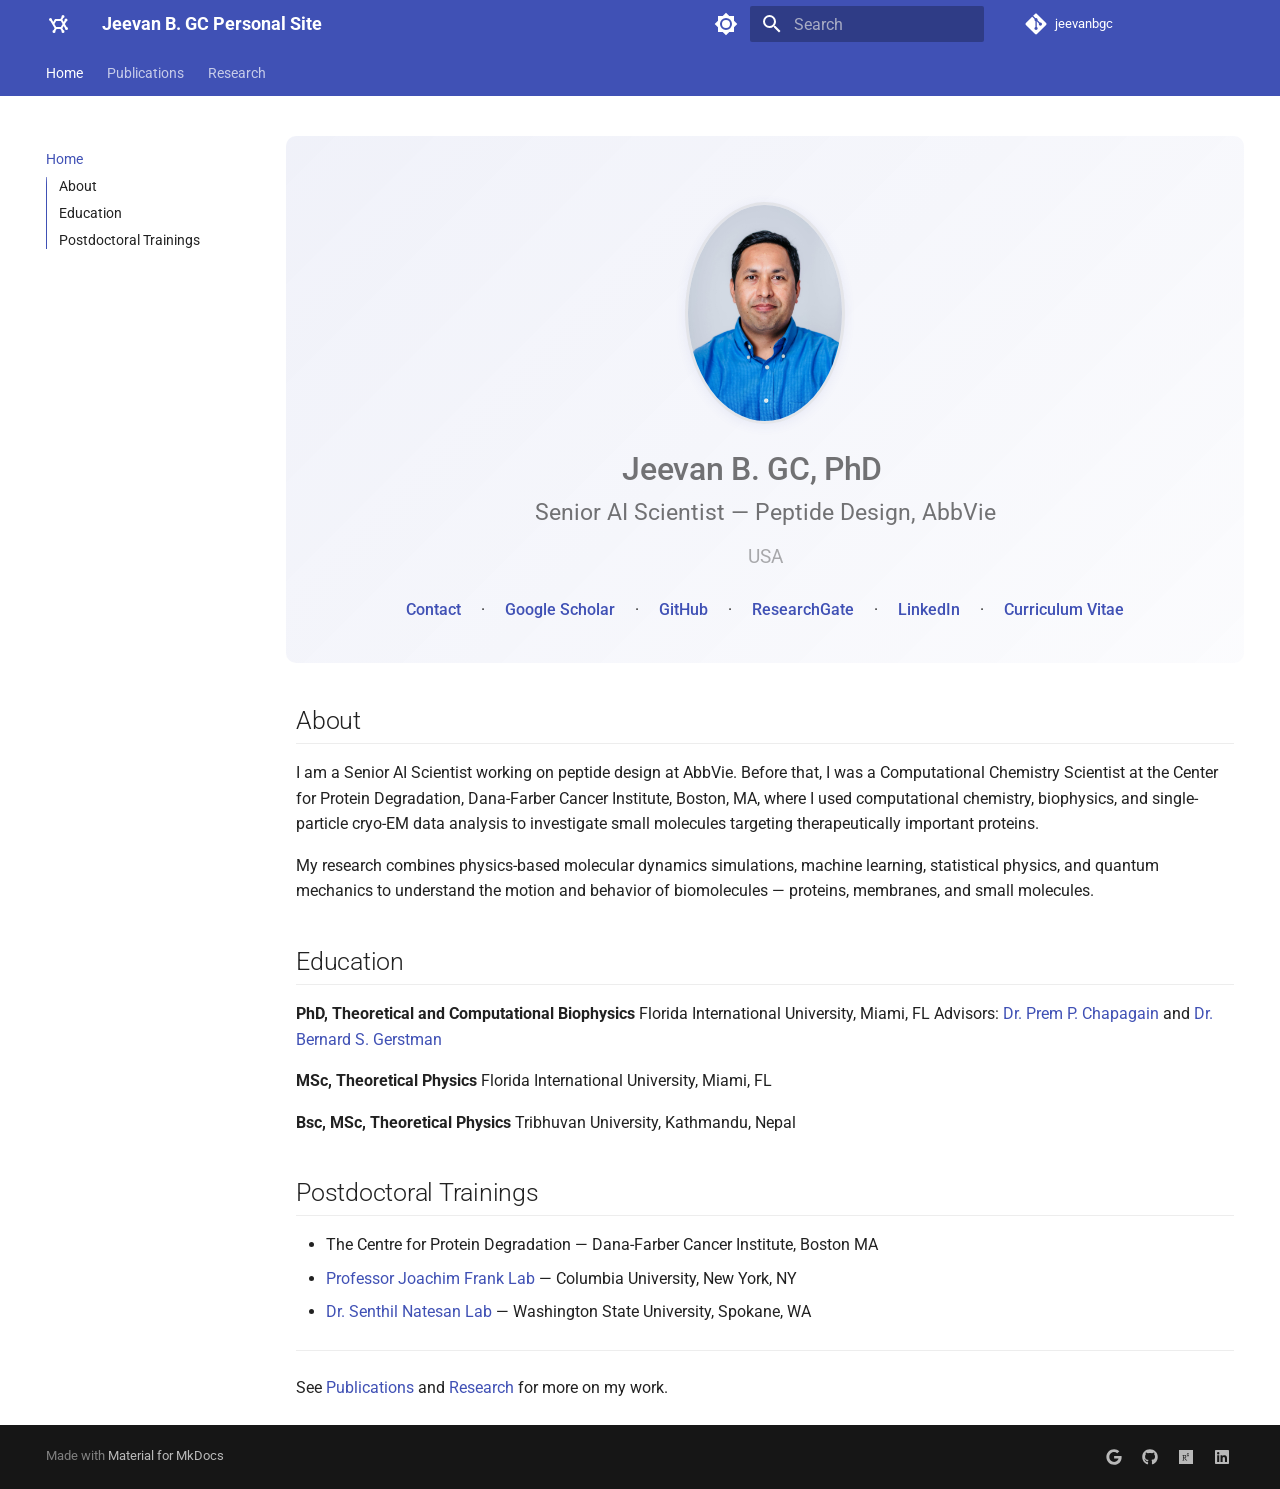
<file: index.html>
<!doctype html>
<html lang="en" class="no-js">
  <head>
    
      <meta charset="utf-8">
      <meta name="viewport" content="width=device-width,initial-scale=1">
      
        <meta name="description" content="Personal site of Jeevan B. GC — Senior AI Scientist, Peptide Design">
      
      
        <meta name="author" content="Jeevan B. GC">
      
      
        <link rel="canonical" href="https://github.com/jeevanbgc/">
      
      
      
        <link rel="next" href="publications/">
      
      
        
      
      
      <link rel="icon" href="assets/images/favicon.png">
      <meta name="generator" content="mkdocs-1.6.1, mkdocs-material-9.7.6">
    
    
      
        <title>Jeevan B. GC Personal Site</title>
      
    
    
      <link rel="stylesheet" href="assets/stylesheets/main.484c7ddc.min.css">
      
        
        <link rel="stylesheet" href="assets/stylesheets/palette.ab4e12ef.min.css">
      
      


    
    
      
    
    
      
        
        
        <link rel="preconnect" href="https://fonts.gstatic.com" crossorigin>
        <link rel="stylesheet" href="https://fonts.googleapis.com/css?family=Roboto:300,300i,400,400i,700,700i%7CRoboto+Mono:400,400i,700,700i&display=fallback">
        <style>:root{--md-text-font:"Roboto";--md-code-font:"Roboto Mono"}</style>
      
    
    
      <link rel="stylesheet" href="stylesheets/extra.css">
    
    <script>__md_scope=new URL(".",location),__md_hash=e=>[...e].reduce(((e,_)=>(e<<5)-e+_.charCodeAt(0)),0),__md_get=(e,_=localStorage,t=__md_scope)=>JSON.parse(_.getItem(t.pathname+"."+e)),__md_set=(e,_,t=localStorage,a=__md_scope)=>{try{t.setItem(a.pathname+"."+e,JSON.stringify(_))}catch(e){}}</script>
    
      

    
    
  </head>
  
  
    
    
      
    
    
    
    
    <body dir="ltr" data-md-color-scheme="default" data-md-color-primary="indigo" data-md-color-accent="indigo">
  
    
    <input class="md-toggle" data-md-toggle="drawer" type="checkbox" id="__drawer" autocomplete="off">
    <input class="md-toggle" data-md-toggle="search" type="checkbox" id="__search" autocomplete="off">
    <label class="md-overlay" for="__drawer"></label>
    <div data-md-component="skip">
      
        
        <a href="#jeevan-b-gc-phd" class="md-skip">
          Skip to content
        </a>
      
    </div>
    <div data-md-component="announce">
      
    </div>
    
    
      

<header class="md-header" data-md-component="header">
  <nav class="md-header__inner md-grid" aria-label="Header">
    <a href="." title="Jeevan B. GC Personal Site" class="md-header__button md-logo" aria-label="Jeevan B. GC Personal Site" data-md-component="logo">
      
  
  <svg xmlns="http://www.w3.org/2000/svg" viewBox="0 0 24 24"><path d="M7.27 10 9 7h5.42l1.16-2-.08-.5A1.5 1.5 0 0 1 17 3a1.5 1.5 0 0 1 1.5 1.5c0 .71-.5 1.31-1.17 1.46l-.96 1.67L17.73 10l.86-1.5-.09-.5A1.5 1.5 0 0 1 20 6.5 1.5 1.5 0 0 1 21.5 8c0 .71-.5 1.3-1.15 1.46L18.89 12l1.73 3c.77.07 1.38.71 1.38 1.5a1.5 1.5 0 0 1-1.5 1.5 1.5 1.5 0 0 1-1.5-1.5v-.26L17.73 14l-1.36 2.37.96 1.67a1.5 1.5 0 0 1 1.17 1.46A1.5 1.5 0 0 1 17 21a1.5 1.5 0 0 1-1.5-1.5l.08-.5-1.16-2h-3.84l-1.16 2 .08.5A1.5 1.5 0 0 1 8 21a1.5 1.5 0 0 1-1.5-1.5c0-.71.5-1.31 1.17-1.46l.96-1.67L4.38 9C3.61 8.93 3 8.29 3 7.5A1.5 1.5 0 0 1 4.5 6 1.5 1.5 0 0 1 6 7.5v.26zm2.88-1-1.73 3 1.73 3h4.7l1.73-3-1.73-3z"/></svg>

    </a>
    <label class="md-header__button md-icon" for="__drawer">
      
      <svg xmlns="http://www.w3.org/2000/svg" viewBox="0 0 24 24"><path d="M3 6h18v2H3zm0 5h18v2H3zm0 5h18v2H3z"/></svg>
    </label>
    <div class="md-header__title" data-md-component="header-title">
      <div class="md-header__ellipsis">
        <div class="md-header__topic">
          <span class="md-ellipsis">
            Jeevan B. GC Personal Site
          </span>
        </div>
        <div class="md-header__topic" data-md-component="header-topic">
          <span class="md-ellipsis">
            
              Home
            
          </span>
        </div>
      </div>
    </div>
    
      
        <form class="md-header__option" data-md-component="palette">
  
    
    
    
    <input class="md-option" data-md-color-media="" data-md-color-scheme="default" data-md-color-primary="indigo" data-md-color-accent="indigo"  aria-label="Switch to dark mode"  type="radio" name="__palette" id="__palette_0">
    
      <label class="md-header__button md-icon" title="Switch to dark mode" for="__palette_1" hidden>
        <svg xmlns="http://www.w3.org/2000/svg" viewBox="0 0 24 24"><path d="M12 8a4 4 0 0 0-4 4 4 4 0 0 0 4 4 4 4 0 0 0 4-4 4 4 0 0 0-4-4m0 10a6 6 0 0 1-6-6 6 6 0 0 1 6-6 6 6 0 0 1 6 6 6 6 0 0 1-6 6m8-9.31V4h-4.69L12 .69 8.69 4H4v4.69L.69 12 4 15.31V20h4.69L12 23.31 15.31 20H20v-4.69L23.31 12z"/></svg>
      </label>
    
  
    
    
    
    <input class="md-option" data-md-color-media="" data-md-color-scheme="slate" data-md-color-primary="indigo" data-md-color-accent="indigo"  aria-label="Switch to light mode"  type="radio" name="__palette" id="__palette_1">
    
      <label class="md-header__button md-icon" title="Switch to light mode" for="__palette_0" hidden>
        <svg xmlns="http://www.w3.org/2000/svg" viewBox="0 0 24 24"><path d="M12 18c-.89 0-1.74-.2-2.5-.55C11.56 16.5 13 14.42 13 12s-1.44-4.5-3.5-5.45C10.26 6.2 11.11 6 12 6a6 6 0 0 1 6 6 6 6 0 0 1-6 6m8-9.31V4h-4.69L12 .69 8.69 4H4v4.69L.69 12 4 15.31V20h4.69L12 23.31 15.31 20H20v-4.69L23.31 12z"/></svg>
      </label>
    
  
</form>
      
    
    
      <script>var palette=__md_get("__palette");if(palette&&palette.color){if("(prefers-color-scheme)"===palette.color.media){var media=matchMedia("(prefers-color-scheme: light)"),input=document.querySelector(media.matches?"[data-md-color-media='(prefers-color-scheme: light)']":"[data-md-color-media='(prefers-color-scheme: dark)']");palette.color.media=input.getAttribute("data-md-color-media"),palette.color.scheme=input.getAttribute("data-md-color-scheme"),palette.color.primary=input.getAttribute("data-md-color-primary"),palette.color.accent=input.getAttribute("data-md-color-accent")}for(var[key,value]of Object.entries(palette.color))document.body.setAttribute("data-md-color-"+key,value)}</script>
    
    
    
      
      
        <label class="md-header__button md-icon" for="__search">
          
          <svg xmlns="http://www.w3.org/2000/svg" viewBox="0 0 24 24"><path d="M9.5 3A6.5 6.5 0 0 1 16 9.5c0 1.61-.59 3.09-1.56 4.23l.27.27h.79l5 5-1.5 1.5-5-5v-.79l-.27-.27A6.52 6.52 0 0 1 9.5 16 6.5 6.5 0 0 1 3 9.5 6.5 6.5 0 0 1 9.5 3m0 2C7 5 5 7 5 9.5S7 14 9.5 14 14 12 14 9.5 12 5 9.5 5"/></svg>
        </label>
        <div class="md-search" data-md-component="search" role="dialog">
  <label class="md-search__overlay" for="__search"></label>
  <div class="md-search__inner" role="search">
    <form class="md-search__form" name="search">
      <input type="text" class="md-search__input" name="query" aria-label="Search" placeholder="Search" autocapitalize="off" autocorrect="off" autocomplete="off" spellcheck="false" data-md-component="search-query" required>
      <label class="md-search__icon md-icon" for="__search">
        
        <svg xmlns="http://www.w3.org/2000/svg" viewBox="0 0 24 24"><path d="M9.5 3A6.5 6.5 0 0 1 16 9.5c0 1.61-.59 3.09-1.56 4.23l.27.27h.79l5 5-1.5 1.5-5-5v-.79l-.27-.27A6.52 6.52 0 0 1 9.5 16 6.5 6.5 0 0 1 3 9.5 6.5 6.5 0 0 1 9.5 3m0 2C7 5 5 7 5 9.5S7 14 9.5 14 14 12 14 9.5 12 5 9.5 5"/></svg>
        
        <svg xmlns="http://www.w3.org/2000/svg" viewBox="0 0 24 24"><path d="M20 11v2H8l5.5 5.5-1.42 1.42L4.16 12l7.92-7.92L13.5 5.5 8 11z"/></svg>
      </label>
      <nav class="md-search__options" aria-label="Search">
        
        <button type="reset" class="md-search__icon md-icon" title="Clear" aria-label="Clear" tabindex="-1">
          
          <svg xmlns="http://www.w3.org/2000/svg" viewBox="0 0 24 24"><path d="M19 6.41 17.59 5 12 10.59 6.41 5 5 6.41 10.59 12 5 17.59 6.41 19 12 13.41 17.59 19 19 17.59 13.41 12z"/></svg>
        </button>
      </nav>
      
    </form>
    <div class="md-search__output">
      <div class="md-search__scrollwrap" tabindex="0" data-md-scrollfix>
        <div class="md-search-result" data-md-component="search-result">
          <div class="md-search-result__meta">
            Initializing search
          </div>
          <ol class="md-search-result__list" role="presentation"></ol>
        </div>
      </div>
    </div>
  </div>
</div>
      
    
    
      <div class="md-header__source">
        <a href="https://github.com/jeevanbgc" title="Go to repository" class="md-source" data-md-component="source">
  <div class="md-source__icon md-icon">
    
    <svg xmlns="http://www.w3.org/2000/svg" viewBox="0 0 448 512"><!--! Font Awesome Free 7.1.0 by @fontawesome - https://fontawesome.com License - https://fontawesome.com/license/free (Icons: CC BY 4.0, Fonts: SIL OFL 1.1, Code: MIT License) Copyright 2025 Fonticons, Inc.--><path d="M439.6 236.1 244 40.5c-5.4-5.5-12.8-8.5-20.4-8.5s-15 3-20.4 8.4L162.5 81l51.5 51.5c27.1-9.1 52.7 16.8 43.4 43.7l49.7 49.7c34.2-11.8 61.2 31 35.5 56.7-26.5 26.5-70.2-2.9-56-37.3L240.3 199v121.9c25.3 12.5 22.3 41.8 9.1 55-6.4 6.4-15.2 10.1-24.3 10.1s-17.8-3.6-24.3-10.1c-17.6-17.6-11.1-46.9 11.2-56v-123c-20.8-8.5-24.6-30.7-18.6-45L142.6 101 8.5 235.1C3 240.6 0 247.9 0 255.5s3 15 8.5 20.4l195.6 195.7c5.4 5.4 12.7 8.4 20.4 8.4s15-3 20.4-8.4l194.7-194.7c5.4-5.4 8.4-12.8 8.4-20.4s-3-15-8.4-20.4"/></svg>
  </div>
  <div class="md-source__repository">
    jeevanbgc
  </div>
</a>
      </div>
    
  </nav>
  
</header>
    
    <div class="md-container" data-md-component="container">
      
      
        
          
            
<nav class="md-tabs" aria-label="Tabs" data-md-component="tabs">
  <div class="md-grid">
    <ul class="md-tabs__list">
      
        
  
  
  
    
  
  
    <li class="md-tabs__item md-tabs__item--active">
      <a href="." class="md-tabs__link">
        
  
  
    
  
  Home

      </a>
    </li>
  

      
        
  
  
  
  
    <li class="md-tabs__item">
      <a href="publications/" class="md-tabs__link">
        
  
  
    
  
  Publications

      </a>
    </li>
  

      
        
  
  
  
  
    <li class="md-tabs__item">
      <a href="research/" class="md-tabs__link">
        
  
  
    
  
  Research

      </a>
    </li>
  

      
    </ul>
  </div>
</nav>
          
        
      
      <main class="md-main" data-md-component="main">
        <div class="md-main__inner md-grid">
          
            
              
              <div class="md-sidebar md-sidebar--primary" data-md-component="sidebar" data-md-type="navigation" >
                <div class="md-sidebar__scrollwrap">
                  <div class="md-sidebar__inner">
                    


  


  

<nav class="md-nav md-nav--primary md-nav--lifted md-nav--integrated" aria-label="Navigation" data-md-level="0">
  <label class="md-nav__title" for="__drawer">
    <a href="." title="Jeevan B. GC Personal Site" class="md-nav__button md-logo" aria-label="Jeevan B. GC Personal Site" data-md-component="logo">
      
  
  <svg xmlns="http://www.w3.org/2000/svg" viewBox="0 0 24 24"><path d="M7.27 10 9 7h5.42l1.16-2-.08-.5A1.5 1.5 0 0 1 17 3a1.5 1.5 0 0 1 1.5 1.5c0 .71-.5 1.31-1.17 1.46l-.96 1.67L17.73 10l.86-1.5-.09-.5A1.5 1.5 0 0 1 20 6.5 1.5 1.5 0 0 1 21.5 8c0 .71-.5 1.3-1.15 1.46L18.89 12l1.73 3c.77.07 1.38.71 1.38 1.5a1.5 1.5 0 0 1-1.5 1.5 1.5 1.5 0 0 1-1.5-1.5v-.26L17.73 14l-1.36 2.37.96 1.67a1.5 1.5 0 0 1 1.17 1.46A1.5 1.5 0 0 1 17 21a1.5 1.5 0 0 1-1.5-1.5l.08-.5-1.16-2h-3.84l-1.16 2 .08.5A1.5 1.5 0 0 1 8 21a1.5 1.5 0 0 1-1.5-1.5c0-.71.5-1.31 1.17-1.46l.96-1.67L4.38 9C3.61 8.93 3 8.29 3 7.5A1.5 1.5 0 0 1 4.5 6 1.5 1.5 0 0 1 6 7.5v.26zm2.88-1-1.73 3 1.73 3h4.7l1.73-3-1.73-3z"/></svg>

    </a>
    Jeevan B. GC Personal Site
  </label>
  
    <div class="md-nav__source">
      <a href="https://github.com/jeevanbgc" title="Go to repository" class="md-source" data-md-component="source">
  <div class="md-source__icon md-icon">
    
    <svg xmlns="http://www.w3.org/2000/svg" viewBox="0 0 448 512"><!--! Font Awesome Free 7.1.0 by @fontawesome - https://fontawesome.com License - https://fontawesome.com/license/free (Icons: CC BY 4.0, Fonts: SIL OFL 1.1, Code: MIT License) Copyright 2025 Fonticons, Inc.--><path d="M439.6 236.1 244 40.5c-5.4-5.5-12.8-8.5-20.4-8.5s-15 3-20.4 8.4L162.5 81l51.5 51.5c27.1-9.1 52.7 16.8 43.4 43.7l49.7 49.7c34.2-11.8 61.2 31 35.5 56.7-26.5 26.5-70.2-2.9-56-37.3L240.3 199v121.9c25.3 12.5 22.3 41.8 9.1 55-6.4 6.4-15.2 10.1-24.3 10.1s-17.8-3.6-24.3-10.1c-17.6-17.6-11.1-46.9 11.2-56v-123c-20.8-8.5-24.6-30.7-18.6-45L142.6 101 8.5 235.1C3 240.6 0 247.9 0 255.5s3 15 8.5 20.4l195.6 195.7c5.4 5.4 12.7 8.4 20.4 8.4s15-3 20.4-8.4l194.7-194.7c5.4-5.4 8.4-12.8 8.4-20.4s-3-15-8.4-20.4"/></svg>
  </div>
  <div class="md-source__repository">
    jeevanbgc
  </div>
</a>
    </div>
  
  <ul class="md-nav__list" data-md-scrollfix>
    
      
      
  
  
    
  
  
  
    <li class="md-nav__item md-nav__item--active">
      
      <input class="md-nav__toggle md-toggle" type="checkbox" id="__toc">
      
      
        
      
      
        <label class="md-nav__link md-nav__link--active" for="__toc">
          
  
  
  <span class="md-ellipsis">
    
  
    Home
  

    
  </span>
  
  

          <span class="md-nav__icon md-icon"></span>
        </label>
      
      <a href="." class="md-nav__link md-nav__link--active">
        
  
  
  <span class="md-ellipsis">
    
  
    Home
  

    
  </span>
  
  

      </a>
      
        

<nav class="md-nav md-nav--secondary" aria-label="Table of contents">
  
  
  
    
  
  
    <label class="md-nav__title" for="__toc">
      <span class="md-nav__icon md-icon"></span>
      Table of contents
    </label>
    <ul class="md-nav__list" data-md-component="toc" data-md-scrollfix>
      
        <li class="md-nav__item">
  <a href="#about" class="md-nav__link">
    <span class="md-ellipsis">
      
        About
      
    </span>
  </a>
  
</li>
      
        <li class="md-nav__item">
  <a href="#education" class="md-nav__link">
    <span class="md-ellipsis">
      
        Education
      
    </span>
  </a>
  
</li>
      
        <li class="md-nav__item">
  <a href="#postdoctoral-trainings" class="md-nav__link">
    <span class="md-ellipsis">
      
        Postdoctoral Trainings
      
    </span>
  </a>
  
</li>
      
    </ul>
  
</nav>
      
    </li>
  

    
      
      
  
  
  
  
    <li class="md-nav__item">
      <a href="publications/" class="md-nav__link">
        
  
  
  <span class="md-ellipsis">
    
  
    Publications
  

    
  </span>
  
  

      </a>
    </li>
  

    
      
      
  
  
  
  
    <li class="md-nav__item">
      <a href="research/" class="md-nav__link">
        
  
  
  <span class="md-ellipsis">
    
  
    Research
  

    
  </span>
  
  

      </a>
    </li>
  

    
  </ul>
</nav>
                  </div>
                </div>
              </div>
            
            
          
          
            <div class="md-content" data-md-component="content">
              
              <article class="md-content__inner md-typeset">
                
                  


  
  


<div class="hero">
<p><img class="hero-photo" src="images/jeevangc.jpg" alt="Jeevan B. GC, PhD"></p>
<h1 id="jeevan-b-gc-phd">Jeevan B. GC, PhD<a class="headerlink" href="#jeevan-b-gc-phd" title="Permanent link">&para;</a></h1>
<div class="subtitle">Senior AI Scientist — Peptide Design, AbbVie</div>
<div class="location"> USA </div>
<div class="links">

<a href="mailto:jeevanb.gc.23@gmail.com">Contact</a> ·
<a href="https://scholar.google.com/citations?user=Vu5JRU0AAAAJ&amp;hl=en&amp;oi=ao">Google Scholar</a> ·
<a href="https://github.com/jeevanbgc">GitHub</a> ·
<a href="https://www.researchgate.net/profile/Jeevan_G_C">ResearchGate</a> ·
<a href="https://www.linkedin.com/in/jeevan-gc-ph-d-73a26660/">LinkedIn</a> ·
<a href="https://drive.google.com/drive/folders/1PesLK2PC3TAmO7VHAGfeJnp50besS-ic">Curriculum Vitae</a>

</div>
</div>
<h2 id="about">About<a class="headerlink" href="#about" title="Permanent link">&para;</a></h2>
<p>I am a Senior AI Scientist working on peptide design at AbbVie. Before that, I was a Computational Chemistry Scientist at the Center for Protein Degradation, Dana-Farber Cancer Institute, Boston, MA, where I used computational chemistry, biophysics, and single-particle cryo-EM data analysis to investigate small molecules targeting therapeutically important proteins.</p>
<p>My research combines physics-based molecular dynamics simulations, machine learning, statistical physics, and quantum mechanics to understand the motion and behavior of biomolecules — proteins, membranes, and small molecules.</p>
<h2 id="education">Education<a class="headerlink" href="#education" title="Permanent link">&para;</a></h2>
<p><strong>PhD, Theoretical and Computational Biophysics</strong>
Florida International University, Miami, FL
Advisors: <a href="http://faculty.fiu.edu/~chapagap/">Dr. Prem P. Chapagain</a> and <a href="http://faculty.fiu.edu/~gerstman/">Dr. Bernard S. Gerstman</a></p>
<p><strong>MSc, Theoretical Physics</strong>
Florida International University, Miami, FL</p>
<p><strong>Bsc, MSc, Theoretical Physics</strong>
Tribhuvan University, Kathmandu, Nepal</p>
<h2 id="postdoctoral-trainings">Postdoctoral Trainings<a class="headerlink" href="#postdoctoral-trainings" title="Permanent link">&para;</a></h2>
<ul>
<li>The Centre for Protein Degradation — Dana-Farber Cancer Institute, Boston MA</li>
<li><a href="https://joachimfranklab.org/the-team/">Professor Joachim Frank Lab</a> — Columbia University, New York, NY</li>
<li><a href="https://labs.wsu.edu/modeling-and-simulation-lab/people/">Dr. Senthil Natesan Lab</a> — Washington State University, Spokane, WA</li>
</ul>
<hr />
<p>See <a href="publications/">Publications</a> and <a href="research/">Research</a> for more on my work.</p>












                
              </article>
            </div>
          
          
<script>var target=document.getElementById(location.hash.slice(1));target&&target.name&&(target.checked=target.name.startsWith("__tabbed_"))</script>
        </div>
        
          <button type="button" class="md-top md-icon" data-md-component="top" hidden>
  
  <svg xmlns="http://www.w3.org/2000/svg" viewBox="0 0 24 24"><path d="M13 20h-2V8l-5.5 5.5-1.42-1.42L12 4.16l7.92 7.92-1.42 1.42L13 8z"/></svg>
  Back to top
</button>
        
      </main>
      
        <footer class="md-footer">
  
  <div class="md-footer-meta md-typeset">
    <div class="md-footer-meta__inner md-grid">
      <div class="md-copyright">
  
  
    Made with
    <a href="https://squidfunk.github.io/mkdocs-material/" target="_blank" rel="noopener">
      Material for MkDocs
    </a>
  
</div>
      
        
<div class="md-social">
  
    
    
    
    
    <a href="https://scholar.google.com/citations?user=Vu5JRU0AAAAJ&hl=en&oi=ao" target="_blank" rel="noopener" title="Google Scholar" class="md-social__link">
      <svg xmlns="http://www.w3.org/2000/svg" viewBox="0 0 512 512"><!--! Font Awesome Free 7.1.0 by @fontawesome - https://fontawesome.com License - https://fontawesome.com/license/free (Icons: CC BY 4.0, Fonts: SIL OFL 1.1, Code: MIT License) Copyright 2025 Fonticons, Inc.--><path d="M500 261.8C500 403.3 403.1 504 260 504 122.8 504 12 393.2 12 256S122.8 8 260 8c66.8 0 123 24.5 166.3 64.9l-67.5 64.9C270.5 52.6 106.3 116.6 106.3 256c0 86.5 69.1 156.6 153.7 156.6 98.2 0 135-70.4 140.8-106.9H260v-85.3h236.1c2.3 12.7 3.9 24.9 3.9 41.4"/></svg>
    </a>
  
    
    
    
    
    <a href="https://github.com/jeevanbgc" target="_blank" rel="noopener" title="GitHub" class="md-social__link">
      <svg xmlns="http://www.w3.org/2000/svg" viewBox="0 0 512 512"><!--! Font Awesome Free 7.1.0 by @fontawesome - https://fontawesome.com License - https://fontawesome.com/license/free (Icons: CC BY 4.0, Fonts: SIL OFL 1.1, Code: MIT License) Copyright 2025 Fonticons, Inc.--><path d="M173.9 397.4c0 2-2.3 3.6-5.2 3.6-3.3.3-5.6-1.3-5.6-3.6 0-2 2.3-3.6 5.2-3.6 3-.3 5.6 1.3 5.6 3.6m-31.1-4.5c-.7 2 1.3 4.3 4.3 4.9 2.6 1 5.6 0 6.2-2s-1.3-4.3-4.3-5.2c-2.6-.7-5.5.3-6.2 2.3m44.2-1.7c-2.9.7-4.9 2.6-4.6 4.9.3 2 2.9 3.3 5.9 2.6 2.9-.7 4.9-2.6 4.6-4.6-.3-1.9-3-3.2-5.9-2.9M252.8 8C114.1 8 8 113.3 8 252c0 110.9 69.8 205.8 169.5 239.2 12.8 2.3 17.3-5.6 17.3-12.1 0-6.2-.3-40.4-.3-61.4 0 0-70 15-84.7-29.8 0 0-11.4-29.1-27.8-36.6 0 0-22.9-15.7 1.6-15.4 0 0 24.9 2 38.6 25.8 21.9 38.6 58.6 27.5 72.9 20.9 2.3-16 8.8-27.1 16-33.7-55.9-6.2-112.3-14.3-112.3-110.5 0-27.5 7.6-41.3 23.6-58.9-2.6-6.5-11.1-33.3 2.6-67.9 20.9-6.5 69 27 69 27 20-5.6 41.5-8.5 62.8-8.5s42.8 2.9 62.8 8.5c0 0 48.1-33.6 69-27 13.7 34.7 5.2 61.4 2.6 67.9 16 17.7 25.8 31.5 25.8 58.9 0 96.5-58.9 104.2-114.8 110.5 9.2 7.9 17 22.9 17 46.4 0 33.7-.3 75.4-.3 83.6 0 6.5 4.6 14.4 17.3 12.1C436.2 457.8 504 362.9 504 252 504 113.3 391.5 8 252.8 8M105.2 352.9c-1.3 1-1 3.3.7 5.2 1.6 1.6 3.9 2.3 5.2 1 1.3-1 1-3.3-.7-5.2-1.6-1.6-3.9-2.3-5.2-1m-10.8-8.1c-.7 1.3.3 2.9 2.3 3.9 1.6 1 3.6.7 4.3-.7.7-1.3-.3-2.9-2.3-3.9-2-.6-3.6-.3-4.3.7m32.4 35.6c-1.6 1.3-1 4.3 1.3 6.2 2.3 2.3 5.2 2.6 6.5 1 1.3-1.3.7-4.3-1.3-6.2-2.2-2.3-5.2-2.6-6.5-1m-11.4-14.7c-1.6 1-1.6 3.6 0 5.9s4.3 3.3 5.6 2.3c1.6-1.3 1.6-3.9 0-6.2-1.4-2.3-4-3.3-5.6-2"/></svg>
    </a>
  
    
    
    
    
    <a href="https://www.researchgate.net/profile/Jeevan_G_C" target="_blank" rel="noopener" title="ResearchGate" class="md-social__link">
      <svg xmlns="http://www.w3.org/2000/svg" viewBox="0 0 448 512"><!--! Font Awesome Free 7.1.0 by @fontawesome - https://fontawesome.com License - https://fontawesome.com/license/free (Icons: CC BY 4.0, Fonts: SIL OFL 1.1, Code: MIT License) Copyright 2025 Fonticons, Inc.--><path d="M0 32v448h448V32zm262.2 334.4c-6.6 3-33.2 6-50-14.2-9.2-10.6-25.3-33.3-42.2-63.6-8.9 0-14.7 0-21.4-.6v46.4c0 23.5 6 21.2 25.8 23.9v8.1c-6.9-.3-23.1-.8-35.6-.8-13.1 0-26.1.6-33.6.8v-8.1c15.5-2.9 22-1.3 22-23.9V225c0-22.6-6.4-21-22-23.9V193c25.8 1 53.1-.6 70.9-.6 31.7 0 55.9 14.4 55.9 45.6 0 21.1-16.7 42.2-39.2 47.5 13.6 24.2 30 45.6 42.2 58.9 7.2 7.8 17.2 14.7 27.2 14.7zm22.9-135c-23.3 0-32.2-15.7-32.2-32.2V167c0-12.2 8.8-30.4 34-30.4s30.4 17.9 30.4 17.9l-10.7 7.2s-5.5-12.5-19.7-12.5c-7.9 0-19.7 7.3-19.7 19.7v26.8c0 13.4 6.6 23.3 17.9 23.3 14.1 0 21.5-10.9 21.5-26.8h-17.9v-10.7h30.4c0 20.5 4.7 49.9-34 49.9m-116.5 44.7c-9.4 0-13.6-.3-20-.8v-69.7c6.4-.6 15-.6 22.5-.6 23.3 0 37.2 12.2 37.2 34.5 0 21.9-15 36.6-39.7 36.6"/></svg>
    </a>
  
    
    
    
    
    <a href="https://www.linkedin.com/in/jeevan-gc-ph-d-73a26660/" target="_blank" rel="noopener" title="LinkedIn" class="md-social__link">
      <svg xmlns="http://www.w3.org/2000/svg" viewBox="0 0 448 512"><!--! Font Awesome Free 7.1.0 by @fontawesome - https://fontawesome.com License - https://fontawesome.com/license/free (Icons: CC BY 4.0, Fonts: SIL OFL 1.1, Code: MIT License) Copyright 2025 Fonticons, Inc.--><path d="M416 32H31.9C14.3 32 0 46.5 0 64.3v383.4C0 465.5 14.3 480 31.9 480H416c17.6 0 32-14.5 32-32.3V64.3c0-17.8-14.4-32.3-32-32.3M135.4 416H69V202.2h66.5V416zM102.2 96a38.5 38.5 0 1 1 0 77 38.5 38.5 0 1 1 0-77m282.1 320h-66.4V312c0-24.8-.5-56.7-34.5-56.7-34.6 0-39.9 27-39.9 54.9V416h-66.4V202.2h63.7v29.2h.9c8.9-16.8 30.6-34.5 62.9-34.5 67.2 0 79.7 44.3 79.7 101.9z"/></svg>
    </a>
  
</div>
      
    </div>
  </div>
</footer>
      
    </div>
    <div class="md-dialog" data-md-component="dialog">
      <div class="md-dialog__inner md-typeset"></div>
    </div>
    
    
    
      
      
      <script id="__config" type="application/json">{"annotate": null, "base": ".", "features": ["navigation.tabs", "navigation.top", "content.code.copy", "toc.integrate"], "search": "assets/javascripts/workers/search.2c215733.min.js", "tags": null, "translations": {"clipboard.copied": "Copied to clipboard", "clipboard.copy": "Copy to clipboard", "search.result.more.one": "1 more on this page", "search.result.more.other": "# more on this page", "search.result.none": "No matching documents", "search.result.one": "1 matching document", "search.result.other": "# matching documents", "search.result.placeholder": "Type to start searching", "search.result.term.missing": "Missing", "select.version": "Select version"}, "version": null}</script>
    
    
      <script src="assets/javascripts/bundle.79ae519e.min.js"></script>
      
    
  </body>
</html>
</file>
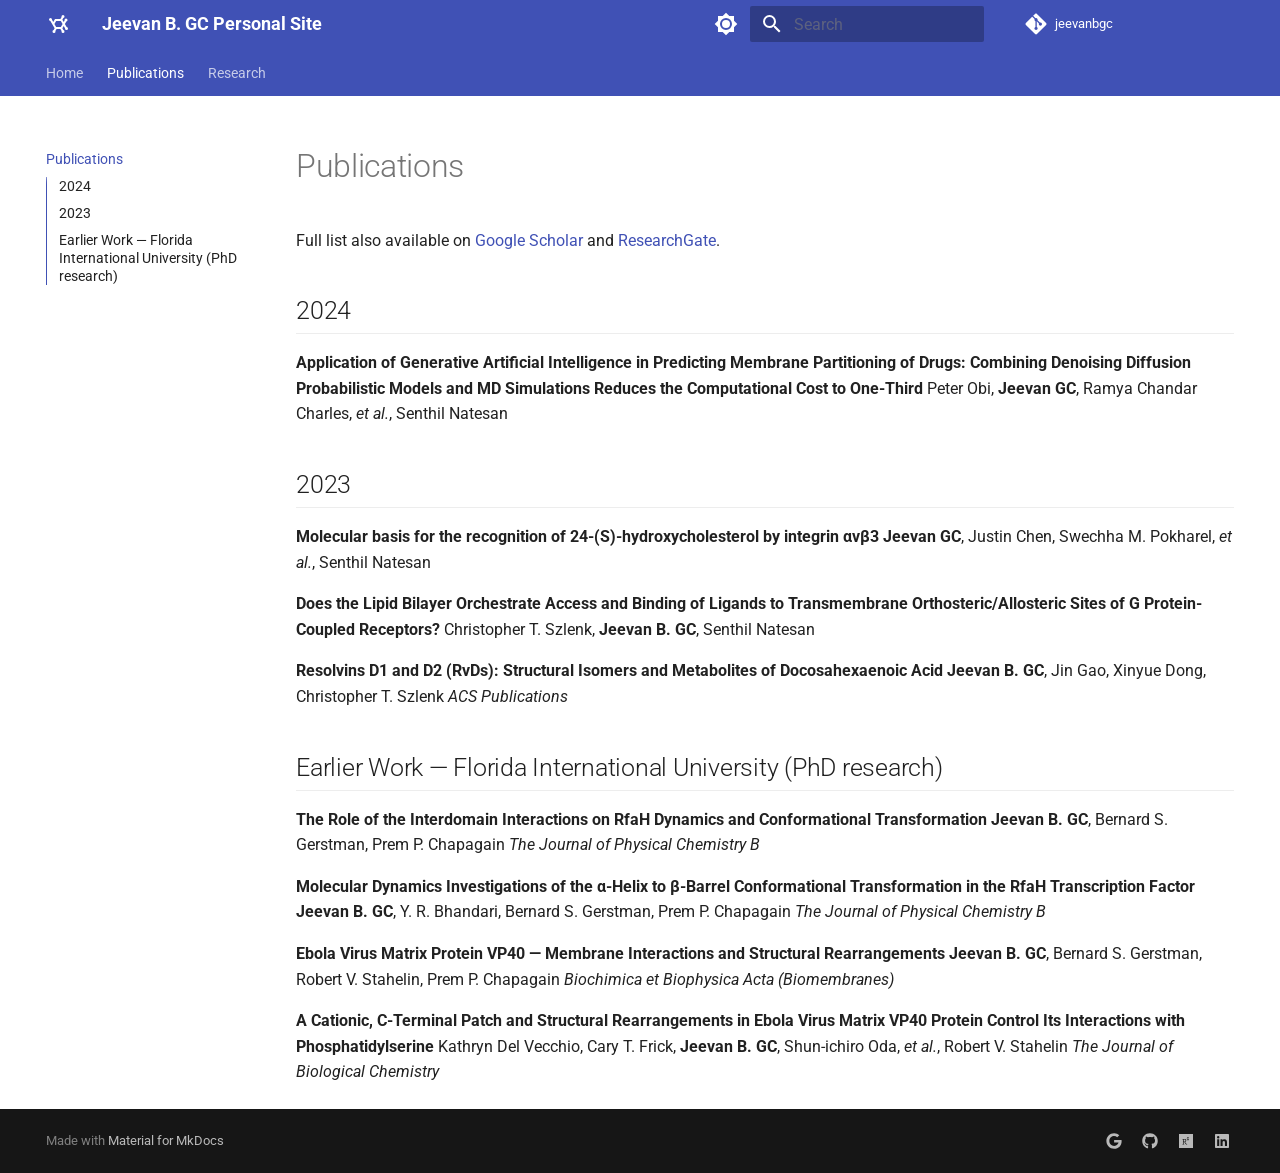
<file: publications/index.html>
<!doctype html>
<html lang="en" class="no-js">
  <head>
    
      <meta charset="utf-8">
      <meta name="viewport" content="width=device-width,initial-scale=1">
      
        <meta name="description" content="Personal site of Jeevan B. GC — Senior AI Scientist, Peptide Design">
      
      
        <meta name="author" content="Jeevan B. GC">
      
      
        <link rel="canonical" href="https://github.com/jeevanbgc/publications/">
      
      
        <link rel="prev" href="..">
      
      
        <link rel="next" href="../research/">
      
      
        
      
      
      <link rel="icon" href="../assets/images/favicon.png">
      <meta name="generator" content="mkdocs-1.6.1, mkdocs-material-9.7.6">
    
    
      
        <title>Publications - Jeevan B. GC Personal Site</title>
      
    
    
      <link rel="stylesheet" href="../assets/stylesheets/main.484c7ddc.min.css">
      
        
        <link rel="stylesheet" href="../assets/stylesheets/palette.ab4e12ef.min.css">
      
      


    
    
      
    
    
      
        
        
        <link rel="preconnect" href="https://fonts.gstatic.com" crossorigin>
        <link rel="stylesheet" href="https://fonts.googleapis.com/css?family=Roboto:300,300i,400,400i,700,700i%7CRoboto+Mono:400,400i,700,700i&display=fallback">
        <style>:root{--md-text-font:"Roboto";--md-code-font:"Roboto Mono"}</style>
      
    
    
      <link rel="stylesheet" href="../stylesheets/extra.css">
    
    <script>__md_scope=new URL("..",location),__md_hash=e=>[...e].reduce(((e,_)=>(e<<5)-e+_.charCodeAt(0)),0),__md_get=(e,_=localStorage,t=__md_scope)=>JSON.parse(_.getItem(t.pathname+"."+e)),__md_set=(e,_,t=localStorage,a=__md_scope)=>{try{t.setItem(a.pathname+"."+e,JSON.stringify(_))}catch(e){}}</script>
    
      

    
    
  </head>
  
  
    
    
      
    
    
    
    
    <body dir="ltr" data-md-color-scheme="default" data-md-color-primary="indigo" data-md-color-accent="indigo">
  
    
    <input class="md-toggle" data-md-toggle="drawer" type="checkbox" id="__drawer" autocomplete="off">
    <input class="md-toggle" data-md-toggle="search" type="checkbox" id="__search" autocomplete="off">
    <label class="md-overlay" for="__drawer"></label>
    <div data-md-component="skip">
      
        
        <a href="#publications" class="md-skip">
          Skip to content
        </a>
      
    </div>
    <div data-md-component="announce">
      
    </div>
    
    
      

<header class="md-header" data-md-component="header">
  <nav class="md-header__inner md-grid" aria-label="Header">
    <a href=".." title="Jeevan B. GC Personal Site" class="md-header__button md-logo" aria-label="Jeevan B. GC Personal Site" data-md-component="logo">
      
  
  <svg xmlns="http://www.w3.org/2000/svg" viewBox="0 0 24 24"><path d="M7.27 10 9 7h5.42l1.16-2-.08-.5A1.5 1.5 0 0 1 17 3a1.5 1.5 0 0 1 1.5 1.5c0 .71-.5 1.31-1.17 1.46l-.96 1.67L17.73 10l.86-1.5-.09-.5A1.5 1.5 0 0 1 20 6.5 1.5 1.5 0 0 1 21.5 8c0 .71-.5 1.3-1.15 1.46L18.89 12l1.73 3c.77.07 1.38.71 1.38 1.5a1.5 1.5 0 0 1-1.5 1.5 1.5 1.5 0 0 1-1.5-1.5v-.26L17.73 14l-1.36 2.37.96 1.67a1.5 1.5 0 0 1 1.17 1.46A1.5 1.5 0 0 1 17 21a1.5 1.5 0 0 1-1.5-1.5l.08-.5-1.16-2h-3.84l-1.16 2 .08.5A1.5 1.5 0 0 1 8 21a1.5 1.5 0 0 1-1.5-1.5c0-.71.5-1.31 1.17-1.46l.96-1.67L4.38 9C3.61 8.93 3 8.29 3 7.5A1.5 1.5 0 0 1 4.5 6 1.5 1.5 0 0 1 6 7.5v.26zm2.88-1-1.73 3 1.73 3h4.7l1.73-3-1.73-3z"/></svg>

    </a>
    <label class="md-header__button md-icon" for="__drawer">
      
      <svg xmlns="http://www.w3.org/2000/svg" viewBox="0 0 24 24"><path d="M3 6h18v2H3zm0 5h18v2H3zm0 5h18v2H3z"/></svg>
    </label>
    <div class="md-header__title" data-md-component="header-title">
      <div class="md-header__ellipsis">
        <div class="md-header__topic">
          <span class="md-ellipsis">
            Jeevan B. GC Personal Site
          </span>
        </div>
        <div class="md-header__topic" data-md-component="header-topic">
          <span class="md-ellipsis">
            
              Publications
            
          </span>
        </div>
      </div>
    </div>
    
      
        <form class="md-header__option" data-md-component="palette">
  
    
    
    
    <input class="md-option" data-md-color-media="" data-md-color-scheme="default" data-md-color-primary="indigo" data-md-color-accent="indigo"  aria-label="Switch to dark mode"  type="radio" name="__palette" id="__palette_0">
    
      <label class="md-header__button md-icon" title="Switch to dark mode" for="__palette_1" hidden>
        <svg xmlns="http://www.w3.org/2000/svg" viewBox="0 0 24 24"><path d="M12 8a4 4 0 0 0-4 4 4 4 0 0 0 4 4 4 4 0 0 0 4-4 4 4 0 0 0-4-4m0 10a6 6 0 0 1-6-6 6 6 0 0 1 6-6 6 6 0 0 1 6 6 6 6 0 0 1-6 6m8-9.31V4h-4.69L12 .69 8.69 4H4v4.69L.69 12 4 15.31V20h4.69L12 23.31 15.31 20H20v-4.69L23.31 12z"/></svg>
      </label>
    
  
    
    
    
    <input class="md-option" data-md-color-media="" data-md-color-scheme="slate" data-md-color-primary="indigo" data-md-color-accent="indigo"  aria-label="Switch to light mode"  type="radio" name="__palette" id="__palette_1">
    
      <label class="md-header__button md-icon" title="Switch to light mode" for="__palette_0" hidden>
        <svg xmlns="http://www.w3.org/2000/svg" viewBox="0 0 24 24"><path d="M12 18c-.89 0-1.74-.2-2.5-.55C11.56 16.5 13 14.42 13 12s-1.44-4.5-3.5-5.45C10.26 6.2 11.11 6 12 6a6 6 0 0 1 6 6 6 6 0 0 1-6 6m8-9.31V4h-4.69L12 .69 8.69 4H4v4.69L.69 12 4 15.31V20h4.69L12 23.31 15.31 20H20v-4.69L23.31 12z"/></svg>
      </label>
    
  
</form>
      
    
    
      <script>var palette=__md_get("__palette");if(palette&&palette.color){if("(prefers-color-scheme)"===palette.color.media){var media=matchMedia("(prefers-color-scheme: light)"),input=document.querySelector(media.matches?"[data-md-color-media='(prefers-color-scheme: light)']":"[data-md-color-media='(prefers-color-scheme: dark)']");palette.color.media=input.getAttribute("data-md-color-media"),palette.color.scheme=input.getAttribute("data-md-color-scheme"),palette.color.primary=input.getAttribute("data-md-color-primary"),palette.color.accent=input.getAttribute("data-md-color-accent")}for(var[key,value]of Object.entries(palette.color))document.body.setAttribute("data-md-color-"+key,value)}</script>
    
    
    
      
      
        <label class="md-header__button md-icon" for="__search">
          
          <svg xmlns="http://www.w3.org/2000/svg" viewBox="0 0 24 24"><path d="M9.5 3A6.5 6.5 0 0 1 16 9.5c0 1.61-.59 3.09-1.56 4.23l.27.27h.79l5 5-1.5 1.5-5-5v-.79l-.27-.27A6.52 6.52 0 0 1 9.5 16 6.5 6.5 0 0 1 3 9.5 6.5 6.5 0 0 1 9.5 3m0 2C7 5 5 7 5 9.5S7 14 9.5 14 14 12 14 9.5 12 5 9.5 5"/></svg>
        </label>
        <div class="md-search" data-md-component="search" role="dialog">
  <label class="md-search__overlay" for="__search"></label>
  <div class="md-search__inner" role="search">
    <form class="md-search__form" name="search">
      <input type="text" class="md-search__input" name="query" aria-label="Search" placeholder="Search" autocapitalize="off" autocorrect="off" autocomplete="off" spellcheck="false" data-md-component="search-query" required>
      <label class="md-search__icon md-icon" for="__search">
        
        <svg xmlns="http://www.w3.org/2000/svg" viewBox="0 0 24 24"><path d="M9.5 3A6.5 6.5 0 0 1 16 9.5c0 1.61-.59 3.09-1.56 4.23l.27.27h.79l5 5-1.5 1.5-5-5v-.79l-.27-.27A6.52 6.52 0 0 1 9.5 16 6.5 6.5 0 0 1 3 9.5 6.5 6.5 0 0 1 9.5 3m0 2C7 5 5 7 5 9.5S7 14 9.5 14 14 12 14 9.5 12 5 9.5 5"/></svg>
        
        <svg xmlns="http://www.w3.org/2000/svg" viewBox="0 0 24 24"><path d="M20 11v2H8l5.5 5.5-1.42 1.42L4.16 12l7.92-7.92L13.5 5.5 8 11z"/></svg>
      </label>
      <nav class="md-search__options" aria-label="Search">
        
        <button type="reset" class="md-search__icon md-icon" title="Clear" aria-label="Clear" tabindex="-1">
          
          <svg xmlns="http://www.w3.org/2000/svg" viewBox="0 0 24 24"><path d="M19 6.41 17.59 5 12 10.59 6.41 5 5 6.41 10.59 12 5 17.59 6.41 19 12 13.41 17.59 19 19 17.59 13.41 12z"/></svg>
        </button>
      </nav>
      
    </form>
    <div class="md-search__output">
      <div class="md-search__scrollwrap" tabindex="0" data-md-scrollfix>
        <div class="md-search-result" data-md-component="search-result">
          <div class="md-search-result__meta">
            Initializing search
          </div>
          <ol class="md-search-result__list" role="presentation"></ol>
        </div>
      </div>
    </div>
  </div>
</div>
      
    
    
      <div class="md-header__source">
        <a href="https://github.com/jeevanbgc" title="Go to repository" class="md-source" data-md-component="source">
  <div class="md-source__icon md-icon">
    
    <svg xmlns="http://www.w3.org/2000/svg" viewBox="0 0 448 512"><!--! Font Awesome Free 7.1.0 by @fontawesome - https://fontawesome.com License - https://fontawesome.com/license/free (Icons: CC BY 4.0, Fonts: SIL OFL 1.1, Code: MIT License) Copyright 2025 Fonticons, Inc.--><path d="M439.6 236.1 244 40.5c-5.4-5.5-12.8-8.5-20.4-8.5s-15 3-20.4 8.4L162.5 81l51.5 51.5c27.1-9.1 52.7 16.8 43.4 43.7l49.7 49.7c34.2-11.8 61.2 31 35.5 56.7-26.5 26.5-70.2-2.9-56-37.3L240.3 199v121.9c25.3 12.5 22.3 41.8 9.1 55-6.4 6.4-15.2 10.1-24.3 10.1s-17.8-3.6-24.3-10.1c-17.6-17.6-11.1-46.9 11.2-56v-123c-20.8-8.5-24.6-30.7-18.6-45L142.6 101 8.5 235.1C3 240.6 0 247.9 0 255.5s3 15 8.5 20.4l195.6 195.7c5.4 5.4 12.7 8.4 20.4 8.4s15-3 20.4-8.4l194.7-194.7c5.4-5.4 8.4-12.8 8.4-20.4s-3-15-8.4-20.4"/></svg>
  </div>
  <div class="md-source__repository">
    jeevanbgc
  </div>
</a>
      </div>
    
  </nav>
  
</header>
    
    <div class="md-container" data-md-component="container">
      
      
        
          
            
<nav class="md-tabs" aria-label="Tabs" data-md-component="tabs">
  <div class="md-grid">
    <ul class="md-tabs__list">
      
        
  
  
  
  
    <li class="md-tabs__item">
      <a href=".." class="md-tabs__link">
        
  
  
    
  
  Home

      </a>
    </li>
  

      
        
  
  
  
    
  
  
    <li class="md-tabs__item md-tabs__item--active">
      <a href="./" class="md-tabs__link">
        
  
  
    
  
  Publications

      </a>
    </li>
  

      
        
  
  
  
  
    <li class="md-tabs__item">
      <a href="../research/" class="md-tabs__link">
        
  
  
    
  
  Research

      </a>
    </li>
  

      
    </ul>
  </div>
</nav>
          
        
      
      <main class="md-main" data-md-component="main">
        <div class="md-main__inner md-grid">
          
            
              
              <div class="md-sidebar md-sidebar--primary" data-md-component="sidebar" data-md-type="navigation" >
                <div class="md-sidebar__scrollwrap">
                  <div class="md-sidebar__inner">
                    


  


  

<nav class="md-nav md-nav--primary md-nav--lifted md-nav--integrated" aria-label="Navigation" data-md-level="0">
  <label class="md-nav__title" for="__drawer">
    <a href=".." title="Jeevan B. GC Personal Site" class="md-nav__button md-logo" aria-label="Jeevan B. GC Personal Site" data-md-component="logo">
      
  
  <svg xmlns="http://www.w3.org/2000/svg" viewBox="0 0 24 24"><path d="M7.27 10 9 7h5.42l1.16-2-.08-.5A1.5 1.5 0 0 1 17 3a1.5 1.5 0 0 1 1.5 1.5c0 .71-.5 1.31-1.17 1.46l-.96 1.67L17.73 10l.86-1.5-.09-.5A1.5 1.5 0 0 1 20 6.5 1.5 1.5 0 0 1 21.5 8c0 .71-.5 1.3-1.15 1.46L18.89 12l1.73 3c.77.07 1.38.71 1.38 1.5a1.5 1.5 0 0 1-1.5 1.5 1.5 1.5 0 0 1-1.5-1.5v-.26L17.73 14l-1.36 2.37.96 1.67a1.5 1.5 0 0 1 1.17 1.46A1.5 1.5 0 0 1 17 21a1.5 1.5 0 0 1-1.5-1.5l.08-.5-1.16-2h-3.84l-1.16 2 .08.5A1.5 1.5 0 0 1 8 21a1.5 1.5 0 0 1-1.5-1.5c0-.71.5-1.31 1.17-1.46l.96-1.67L4.38 9C3.61 8.93 3 8.29 3 7.5A1.5 1.5 0 0 1 4.5 6 1.5 1.5 0 0 1 6 7.5v.26zm2.88-1-1.73 3 1.73 3h4.7l1.73-3-1.73-3z"/></svg>

    </a>
    Jeevan B. GC Personal Site
  </label>
  
    <div class="md-nav__source">
      <a href="https://github.com/jeevanbgc" title="Go to repository" class="md-source" data-md-component="source">
  <div class="md-source__icon md-icon">
    
    <svg xmlns="http://www.w3.org/2000/svg" viewBox="0 0 448 512"><!--! Font Awesome Free 7.1.0 by @fontawesome - https://fontawesome.com License - https://fontawesome.com/license/free (Icons: CC BY 4.0, Fonts: SIL OFL 1.1, Code: MIT License) Copyright 2025 Fonticons, Inc.--><path d="M439.6 236.1 244 40.5c-5.4-5.5-12.8-8.5-20.4-8.5s-15 3-20.4 8.4L162.5 81l51.5 51.5c27.1-9.1 52.7 16.8 43.4 43.7l49.7 49.7c34.2-11.8 61.2 31 35.5 56.7-26.5 26.5-70.2-2.9-56-37.3L240.3 199v121.9c25.3 12.5 22.3 41.8 9.1 55-6.4 6.4-15.2 10.1-24.3 10.1s-17.8-3.6-24.3-10.1c-17.6-17.6-11.1-46.9 11.2-56v-123c-20.8-8.5-24.6-30.7-18.6-45L142.6 101 8.5 235.1C3 240.6 0 247.9 0 255.5s3 15 8.5 20.4l195.6 195.7c5.4 5.4 12.7 8.4 20.4 8.4s15-3 20.4-8.4l194.7-194.7c5.4-5.4 8.4-12.8 8.4-20.4s-3-15-8.4-20.4"/></svg>
  </div>
  <div class="md-source__repository">
    jeevanbgc
  </div>
</a>
    </div>
  
  <ul class="md-nav__list" data-md-scrollfix>
    
      
      
  
  
  
  
    <li class="md-nav__item">
      <a href=".." class="md-nav__link">
        
  
  
  <span class="md-ellipsis">
    
  
    Home
  

    
  </span>
  
  

      </a>
    </li>
  

    
      
      
  
  
    
  
  
  
    <li class="md-nav__item md-nav__item--active">
      
      <input class="md-nav__toggle md-toggle" type="checkbox" id="__toc">
      
      
        
      
      
        <label class="md-nav__link md-nav__link--active" for="__toc">
          
  
  
  <span class="md-ellipsis">
    
  
    Publications
  

    
  </span>
  
  

          <span class="md-nav__icon md-icon"></span>
        </label>
      
      <a href="./" class="md-nav__link md-nav__link--active">
        
  
  
  <span class="md-ellipsis">
    
  
    Publications
  

    
  </span>
  
  

      </a>
      
        

<nav class="md-nav md-nav--secondary" aria-label="Table of contents">
  
  
  
    
  
  
    <label class="md-nav__title" for="__toc">
      <span class="md-nav__icon md-icon"></span>
      Table of contents
    </label>
    <ul class="md-nav__list" data-md-component="toc" data-md-scrollfix>
      
        <li class="md-nav__item">
  <a href="#2024" class="md-nav__link">
    <span class="md-ellipsis">
      
        2024
      
    </span>
  </a>
  
</li>
      
        <li class="md-nav__item">
  <a href="#2023" class="md-nav__link">
    <span class="md-ellipsis">
      
        2023
      
    </span>
  </a>
  
</li>
      
        <li class="md-nav__item">
  <a href="#earlier-work-florida-international-university-phd-research" class="md-nav__link">
    <span class="md-ellipsis">
      
        Earlier Work — Florida International University (PhD research)
      
    </span>
  </a>
  
</li>
      
    </ul>
  
</nav>
      
    </li>
  

    
      
      
  
  
  
  
    <li class="md-nav__item">
      <a href="../research/" class="md-nav__link">
        
  
  
  <span class="md-ellipsis">
    
  
    Research
  

    
  </span>
  
  

      </a>
    </li>
  

    
  </ul>
</nav>
                  </div>
                </div>
              </div>
            
            
          
          
            <div class="md-content" data-md-component="content">
              
              <article class="md-content__inner md-typeset">
                
                  


  
  


<h1 id="publications">Publications<a class="headerlink" href="#publications" title="Permanent link">&para;</a></h1>
<p>Full list also available on <a href="https://scholar.google.com/citations?user=Vu5JRU0AAAAJ&amp;hl=en&amp;oi=ao">Google Scholar</a> and <a href="https://www.researchgate.net/profile/Jeevan_G_C">ResearchGate</a>.</p>
<h2 id="2024">2024<a class="headerlink" href="#2024" title="Permanent link">&para;</a></h2>
<p><strong>Application of Generative Artificial Intelligence in Predicting Membrane Partitioning of Drugs: Combining Denoising Diffusion Probabilistic Models and MD Simulations Reduces the Computational Cost to One-Third</strong>
Peter Obi, <strong>Jeevan GC</strong>, Ramya Chandar Charles, <em>et al.</em>, Senthil Natesan</p>
<h2 id="2023">2023<a class="headerlink" href="#2023" title="Permanent link">&para;</a></h2>
<p><strong>Molecular basis for the recognition of 24-(S)-hydroxycholesterol by integrin αvβ3</strong>
<strong>Jeevan GC</strong>, Justin Chen, Swechha M. Pokharel, <em>et al.</em>, Senthil Natesan</p>
<p><strong>Does the Lipid Bilayer Orchestrate Access and Binding of Ligands to Transmembrane Orthosteric/Allosteric Sites of G Protein-Coupled Receptors?</strong>
Christopher T. Szlenk, <strong>Jeevan B. GC</strong>, Senthil Natesan</p>
<p><strong>Resolvins D1 and D2 (RvDs): Structural Isomers and Metabolites of Docosahexaenoic Acid</strong>
<strong>Jeevan B. GC</strong>, Jin Gao, Xinyue Dong, Christopher T. Szlenk
<em>ACS Publications</em></p>
<h2 id="earlier-work-florida-international-university-phd-research">Earlier Work — Florida International University (PhD research)<a class="headerlink" href="#earlier-work-florida-international-university-phd-research" title="Permanent link">&para;</a></h2>
<p><strong>The Role of the Interdomain Interactions on RfaH Dynamics and Conformational Transformation</strong>
<strong>Jeevan B. GC</strong>, Bernard S. Gerstman, Prem P. Chapagain
<em>The Journal of Physical Chemistry B</em></p>
<p><strong>Molecular Dynamics Investigations of the α-Helix to β-Barrel Conformational Transformation in the RfaH Transcription Factor</strong>
<strong>Jeevan B. GC</strong>, Y. R. Bhandari, Bernard S. Gerstman, Prem P. Chapagain
<em>The Journal of Physical Chemistry B</em></p>
<p><strong>Ebola Virus Matrix Protein VP40 — Membrane Interactions and Structural Rearrangements</strong>
<strong>Jeevan B. GC</strong>, Bernard S. Gerstman, Robert V. Stahelin, Prem P. Chapagain
<em>Biochimica et Biophysica Acta (Biomembranes)</em></p>
<p><strong>A Cationic, C-Terminal Patch and Structural Rearrangements in Ebola Virus Matrix VP40 Protein Control Its Interactions with Phosphatidylserine</strong>
Kathryn Del Vecchio, Cary T. Frick, <strong>Jeevan B. GC</strong>, Shun-ichiro Oda, <em>et al.</em>, Robert V. Stahelin
<em>The Journal of Biological Chemistry</em></p>












                
              </article>
            </div>
          
          
<script>var target=document.getElementById(location.hash.slice(1));target&&target.name&&(target.checked=target.name.startsWith("__tabbed_"))</script>
        </div>
        
          <button type="button" class="md-top md-icon" data-md-component="top" hidden>
  
  <svg xmlns="http://www.w3.org/2000/svg" viewBox="0 0 24 24"><path d="M13 20h-2V8l-5.5 5.5-1.42-1.42L12 4.16l7.92 7.92-1.42 1.42L13 8z"/></svg>
  Back to top
</button>
        
      </main>
      
        <footer class="md-footer">
  
  <div class="md-footer-meta md-typeset">
    <div class="md-footer-meta__inner md-grid">
      <div class="md-copyright">
  
  
    Made with
    <a href="https://squidfunk.github.io/mkdocs-material/" target="_blank" rel="noopener">
      Material for MkDocs
    </a>
  
</div>
      
        
<div class="md-social">
  
    
    
    
    
    <a href="https://scholar.google.com/citations?user=Vu5JRU0AAAAJ&hl=en&oi=ao" target="_blank" rel="noopener" title="Google Scholar" class="md-social__link">
      <svg xmlns="http://www.w3.org/2000/svg" viewBox="0 0 512 512"><!--! Font Awesome Free 7.1.0 by @fontawesome - https://fontawesome.com License - https://fontawesome.com/license/free (Icons: CC BY 4.0, Fonts: SIL OFL 1.1, Code: MIT License) Copyright 2025 Fonticons, Inc.--><path d="M500 261.8C500 403.3 403.1 504 260 504 122.8 504 12 393.2 12 256S122.8 8 260 8c66.8 0 123 24.5 166.3 64.9l-67.5 64.9C270.5 52.6 106.3 116.6 106.3 256c0 86.5 69.1 156.6 153.7 156.6 98.2 0 135-70.4 140.8-106.9H260v-85.3h236.1c2.3 12.7 3.9 24.9 3.9 41.4"/></svg>
    </a>
  
    
    
    
    
    <a href="https://github.com/jeevanbgc" target="_blank" rel="noopener" title="GitHub" class="md-social__link">
      <svg xmlns="http://www.w3.org/2000/svg" viewBox="0 0 512 512"><!--! Font Awesome Free 7.1.0 by @fontawesome - https://fontawesome.com License - https://fontawesome.com/license/free (Icons: CC BY 4.0, Fonts: SIL OFL 1.1, Code: MIT License) Copyright 2025 Fonticons, Inc.--><path d="M173.9 397.4c0 2-2.3 3.6-5.2 3.6-3.3.3-5.6-1.3-5.6-3.6 0-2 2.3-3.6 5.2-3.6 3-.3 5.6 1.3 5.6 3.6m-31.1-4.5c-.7 2 1.3 4.3 4.3 4.9 2.6 1 5.6 0 6.2-2s-1.3-4.3-4.3-5.2c-2.6-.7-5.5.3-6.2 2.3m44.2-1.7c-2.9.7-4.9 2.6-4.6 4.9.3 2 2.9 3.3 5.9 2.6 2.9-.7 4.9-2.6 4.6-4.6-.3-1.9-3-3.2-5.9-2.9M252.8 8C114.1 8 8 113.3 8 252c0 110.9 69.8 205.8 169.5 239.2 12.8 2.3 17.3-5.6 17.3-12.1 0-6.2-.3-40.4-.3-61.4 0 0-70 15-84.7-29.8 0 0-11.4-29.1-27.8-36.6 0 0-22.9-15.7 1.6-15.4 0 0 24.9 2 38.6 25.8 21.9 38.6 58.6 27.5 72.9 20.9 2.3-16 8.8-27.1 16-33.7-55.9-6.2-112.3-14.3-112.3-110.5 0-27.5 7.6-41.3 23.6-58.9-2.6-6.5-11.1-33.3 2.6-67.9 20.9-6.5 69 27 69 27 20-5.6 41.5-8.5 62.8-8.5s42.8 2.9 62.8 8.5c0 0 48.1-33.6 69-27 13.7 34.7 5.2 61.4 2.6 67.9 16 17.7 25.8 31.5 25.8 58.9 0 96.5-58.9 104.2-114.8 110.5 9.2 7.9 17 22.9 17 46.4 0 33.7-.3 75.4-.3 83.6 0 6.5 4.6 14.4 17.3 12.1C436.2 457.8 504 362.9 504 252 504 113.3 391.5 8 252.8 8M105.2 352.9c-1.3 1-1 3.3.7 5.2 1.6 1.6 3.9 2.3 5.2 1 1.3-1 1-3.3-.7-5.2-1.6-1.6-3.9-2.3-5.2-1m-10.8-8.1c-.7 1.3.3 2.9 2.3 3.9 1.6 1 3.6.7 4.3-.7.7-1.3-.3-2.9-2.3-3.9-2-.6-3.6-.3-4.3.7m32.4 35.6c-1.6 1.3-1 4.3 1.3 6.2 2.3 2.3 5.2 2.6 6.5 1 1.3-1.3.7-4.3-1.3-6.2-2.2-2.3-5.2-2.6-6.5-1m-11.4-14.7c-1.6 1-1.6 3.6 0 5.9s4.3 3.3 5.6 2.3c1.6-1.3 1.6-3.9 0-6.2-1.4-2.3-4-3.3-5.6-2"/></svg>
    </a>
  
    
    
    
    
    <a href="https://www.researchgate.net/profile/Jeevan_G_C" target="_blank" rel="noopener" title="ResearchGate" class="md-social__link">
      <svg xmlns="http://www.w3.org/2000/svg" viewBox="0 0 448 512"><!--! Font Awesome Free 7.1.0 by @fontawesome - https://fontawesome.com License - https://fontawesome.com/license/free (Icons: CC BY 4.0, Fonts: SIL OFL 1.1, Code: MIT License) Copyright 2025 Fonticons, Inc.--><path d="M0 32v448h448V32zm262.2 334.4c-6.6 3-33.2 6-50-14.2-9.2-10.6-25.3-33.3-42.2-63.6-8.9 0-14.7 0-21.4-.6v46.4c0 23.5 6 21.2 25.8 23.9v8.1c-6.9-.3-23.1-.8-35.6-.8-13.1 0-26.1.6-33.6.8v-8.1c15.5-2.9 22-1.3 22-23.9V225c0-22.6-6.4-21-22-23.9V193c25.8 1 53.1-.6 70.9-.6 31.7 0 55.9 14.4 55.9 45.6 0 21.1-16.7 42.2-39.2 47.5 13.6 24.2 30 45.6 42.2 58.9 7.2 7.8 17.2 14.7 27.2 14.7zm22.9-135c-23.3 0-32.2-15.7-32.2-32.2V167c0-12.2 8.8-30.4 34-30.4s30.4 17.9 30.4 17.9l-10.7 7.2s-5.5-12.5-19.7-12.5c-7.9 0-19.7 7.3-19.7 19.7v26.8c0 13.4 6.6 23.3 17.9 23.3 14.1 0 21.5-10.9 21.5-26.8h-17.9v-10.7h30.4c0 20.5 4.7 49.9-34 49.9m-116.5 44.7c-9.4 0-13.6-.3-20-.8v-69.7c6.4-.6 15-.6 22.5-.6 23.3 0 37.2 12.2 37.2 34.5 0 21.9-15 36.6-39.7 36.6"/></svg>
    </a>
  
    
    
    
    
    <a href="https://www.linkedin.com/in/jeevan-gc-ph-d-73a26660/" target="_blank" rel="noopener" title="LinkedIn" class="md-social__link">
      <svg xmlns="http://www.w3.org/2000/svg" viewBox="0 0 448 512"><!--! Font Awesome Free 7.1.0 by @fontawesome - https://fontawesome.com License - https://fontawesome.com/license/free (Icons: CC BY 4.0, Fonts: SIL OFL 1.1, Code: MIT License) Copyright 2025 Fonticons, Inc.--><path d="M416 32H31.9C14.3 32 0 46.5 0 64.3v383.4C0 465.5 14.3 480 31.9 480H416c17.6 0 32-14.5 32-32.3V64.3c0-17.8-14.4-32.3-32-32.3M135.4 416H69V202.2h66.5V416zM102.2 96a38.5 38.5 0 1 1 0 77 38.5 38.5 0 1 1 0-77m282.1 320h-66.4V312c0-24.8-.5-56.7-34.5-56.7-34.6 0-39.9 27-39.9 54.9V416h-66.4V202.2h63.7v29.2h.9c8.9-16.8 30.6-34.5 62.9-34.5 67.2 0 79.7 44.3 79.7 101.9z"/></svg>
    </a>
  
</div>
      
    </div>
  </div>
</footer>
      
    </div>
    <div class="md-dialog" data-md-component="dialog">
      <div class="md-dialog__inner md-typeset"></div>
    </div>
    
    
    
      
      
      <script id="__config" type="application/json">{"annotate": null, "base": "..", "features": ["navigation.tabs", "navigation.top", "content.code.copy", "toc.integrate"], "search": "../assets/javascripts/workers/search.2c215733.min.js", "tags": null, "translations": {"clipboard.copied": "Copied to clipboard", "clipboard.copy": "Copy to clipboard", "search.result.more.one": "1 more on this page", "search.result.more.other": "# more on this page", "search.result.none": "No matching documents", "search.result.one": "1 matching document", "search.result.other": "# matching documents", "search.result.placeholder": "Type to start searching", "search.result.term.missing": "Missing", "select.version": "Select version"}, "version": null}</script>
    
    
      <script src="../assets/javascripts/bundle.79ae519e.min.js"></script>
      
    
  </body>
</html>
</file>
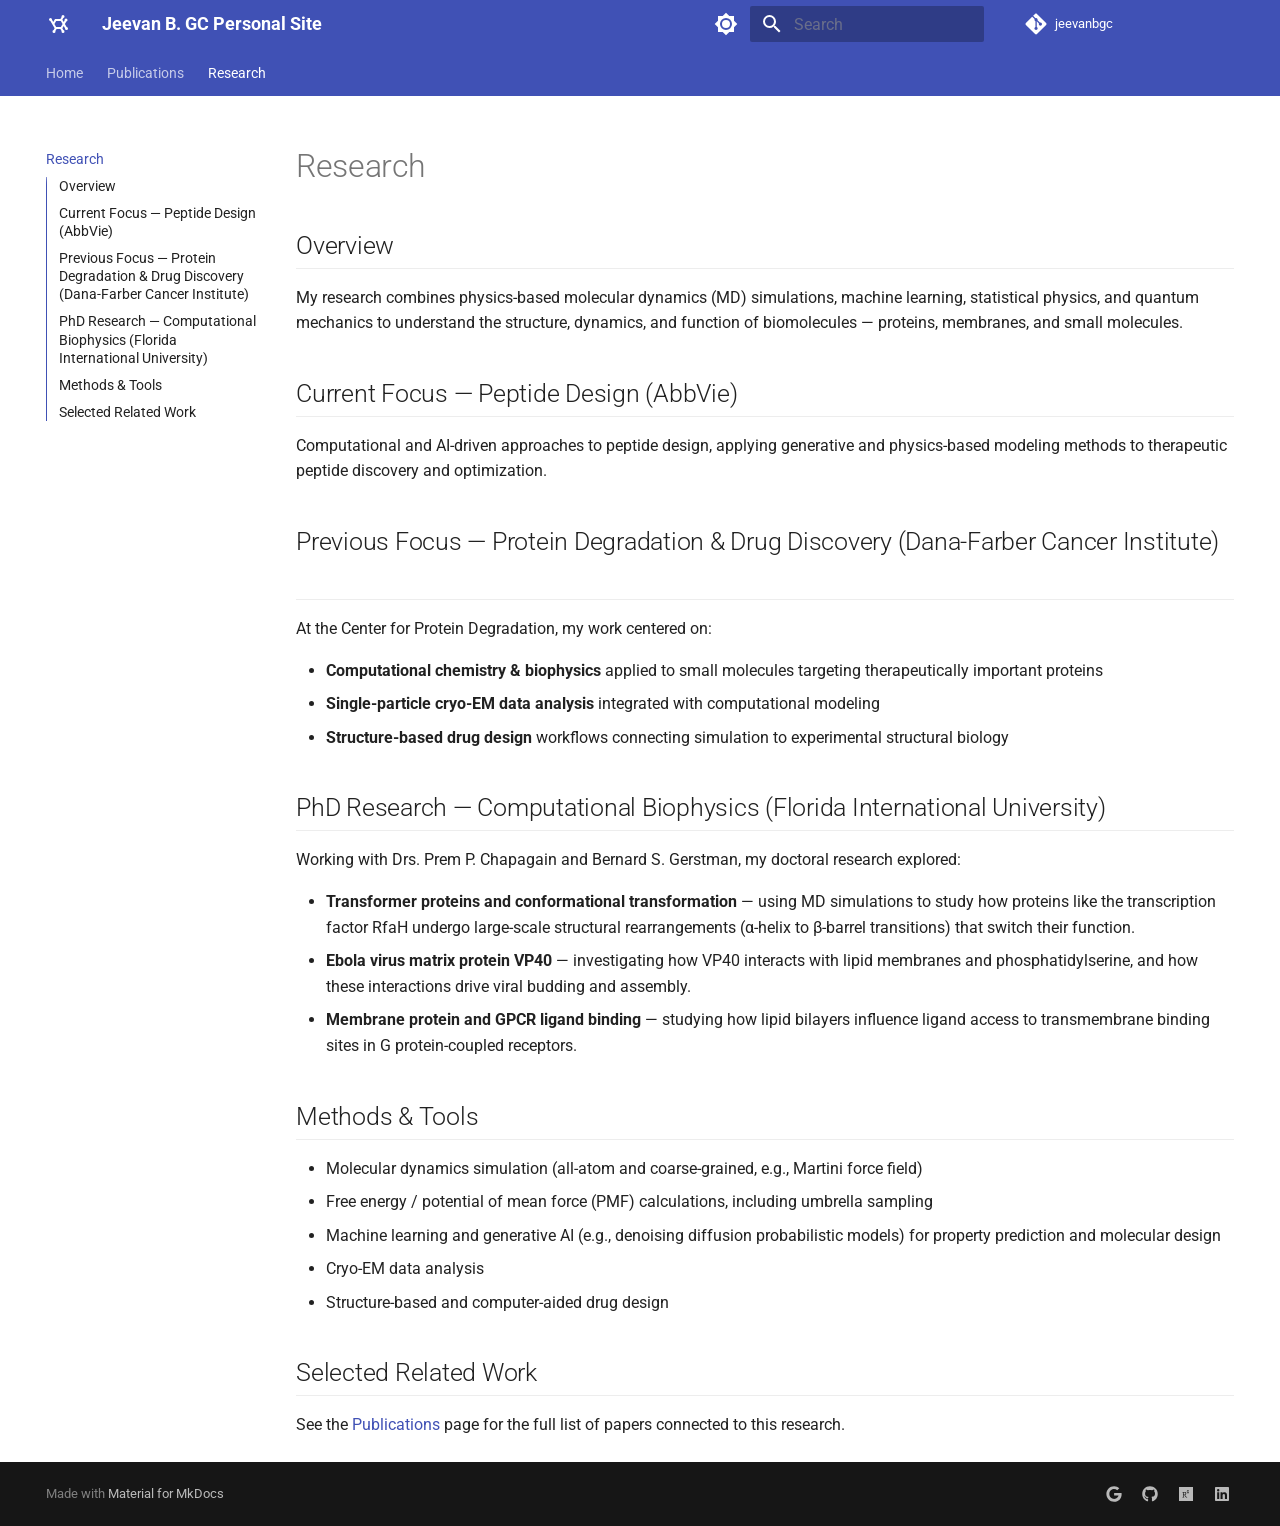
<file: research/index.html>
<!doctype html>
<html lang="en" class="no-js">
  <head>
    
      <meta charset="utf-8">
      <meta name="viewport" content="width=device-width,initial-scale=1">
      
        <meta name="description" content="Personal site of Jeevan B. GC — Senior AI Scientist, Peptide Design">
      
      
        <meta name="author" content="Jeevan B. GC">
      
      
        <link rel="canonical" href="https://github.com/jeevanbgc/research/">
      
      
        <link rel="prev" href="../publications/">
      
      
      
        
      
      
      <link rel="icon" href="../assets/images/favicon.png">
      <meta name="generator" content="mkdocs-1.6.1, mkdocs-material-9.7.6">
    
    
      
        <title>Research - Jeevan B. GC Personal Site</title>
      
    
    
      <link rel="stylesheet" href="../assets/stylesheets/main.484c7ddc.min.css">
      
        
        <link rel="stylesheet" href="../assets/stylesheets/palette.ab4e12ef.min.css">
      
      


    
    
      
    
    
      
        
        
        <link rel="preconnect" href="https://fonts.gstatic.com" crossorigin>
        <link rel="stylesheet" href="https://fonts.googleapis.com/css?family=Roboto:300,300i,400,400i,700,700i%7CRoboto+Mono:400,400i,700,700i&display=fallback">
        <style>:root{--md-text-font:"Roboto";--md-code-font:"Roboto Mono"}</style>
      
    
    
      <link rel="stylesheet" href="../stylesheets/extra.css">
    
    <script>__md_scope=new URL("..",location),__md_hash=e=>[...e].reduce(((e,_)=>(e<<5)-e+_.charCodeAt(0)),0),__md_get=(e,_=localStorage,t=__md_scope)=>JSON.parse(_.getItem(t.pathname+"."+e)),__md_set=(e,_,t=localStorage,a=__md_scope)=>{try{t.setItem(a.pathname+"."+e,JSON.stringify(_))}catch(e){}}</script>
    
      

    
    
  </head>
  
  
    
    
      
    
    
    
    
    <body dir="ltr" data-md-color-scheme="default" data-md-color-primary="indigo" data-md-color-accent="indigo">
  
    
    <input class="md-toggle" data-md-toggle="drawer" type="checkbox" id="__drawer" autocomplete="off">
    <input class="md-toggle" data-md-toggle="search" type="checkbox" id="__search" autocomplete="off">
    <label class="md-overlay" for="__drawer"></label>
    <div data-md-component="skip">
      
        
        <a href="#research" class="md-skip">
          Skip to content
        </a>
      
    </div>
    <div data-md-component="announce">
      
    </div>
    
    
      

<header class="md-header" data-md-component="header">
  <nav class="md-header__inner md-grid" aria-label="Header">
    <a href=".." title="Jeevan B. GC Personal Site" class="md-header__button md-logo" aria-label="Jeevan B. GC Personal Site" data-md-component="logo">
      
  
  <svg xmlns="http://www.w3.org/2000/svg" viewBox="0 0 24 24"><path d="M7.27 10 9 7h5.42l1.16-2-.08-.5A1.5 1.5 0 0 1 17 3a1.5 1.5 0 0 1 1.5 1.5c0 .71-.5 1.31-1.17 1.46l-.96 1.67L17.73 10l.86-1.5-.09-.5A1.5 1.5 0 0 1 20 6.5 1.5 1.5 0 0 1 21.5 8c0 .71-.5 1.3-1.15 1.46L18.89 12l1.73 3c.77.07 1.38.71 1.38 1.5a1.5 1.5 0 0 1-1.5 1.5 1.5 1.5 0 0 1-1.5-1.5v-.26L17.73 14l-1.36 2.37.96 1.67a1.5 1.5 0 0 1 1.17 1.46A1.5 1.5 0 0 1 17 21a1.5 1.5 0 0 1-1.5-1.5l.08-.5-1.16-2h-3.84l-1.16 2 .08.5A1.5 1.5 0 0 1 8 21a1.5 1.5 0 0 1-1.5-1.5c0-.71.5-1.31 1.17-1.46l.96-1.67L4.38 9C3.61 8.93 3 8.29 3 7.5A1.5 1.5 0 0 1 4.5 6 1.5 1.5 0 0 1 6 7.5v.26zm2.88-1-1.73 3 1.73 3h4.7l1.73-3-1.73-3z"/></svg>

    </a>
    <label class="md-header__button md-icon" for="__drawer">
      
      <svg xmlns="http://www.w3.org/2000/svg" viewBox="0 0 24 24"><path d="M3 6h18v2H3zm0 5h18v2H3zm0 5h18v2H3z"/></svg>
    </label>
    <div class="md-header__title" data-md-component="header-title">
      <div class="md-header__ellipsis">
        <div class="md-header__topic">
          <span class="md-ellipsis">
            Jeevan B. GC Personal Site
          </span>
        </div>
        <div class="md-header__topic" data-md-component="header-topic">
          <span class="md-ellipsis">
            
              Research
            
          </span>
        </div>
      </div>
    </div>
    
      
        <form class="md-header__option" data-md-component="palette">
  
    
    
    
    <input class="md-option" data-md-color-media="" data-md-color-scheme="default" data-md-color-primary="indigo" data-md-color-accent="indigo"  aria-label="Switch to dark mode"  type="radio" name="__palette" id="__palette_0">
    
      <label class="md-header__button md-icon" title="Switch to dark mode" for="__palette_1" hidden>
        <svg xmlns="http://www.w3.org/2000/svg" viewBox="0 0 24 24"><path d="M12 8a4 4 0 0 0-4 4 4 4 0 0 0 4 4 4 4 0 0 0 4-4 4 4 0 0 0-4-4m0 10a6 6 0 0 1-6-6 6 6 0 0 1 6-6 6 6 0 0 1 6 6 6 6 0 0 1-6 6m8-9.31V4h-4.69L12 .69 8.69 4H4v4.69L.69 12 4 15.31V20h4.69L12 23.31 15.31 20H20v-4.69L23.31 12z"/></svg>
      </label>
    
  
    
    
    
    <input class="md-option" data-md-color-media="" data-md-color-scheme="slate" data-md-color-primary="indigo" data-md-color-accent="indigo"  aria-label="Switch to light mode"  type="radio" name="__palette" id="__palette_1">
    
      <label class="md-header__button md-icon" title="Switch to light mode" for="__palette_0" hidden>
        <svg xmlns="http://www.w3.org/2000/svg" viewBox="0 0 24 24"><path d="M12 18c-.89 0-1.74-.2-2.5-.55C11.56 16.5 13 14.42 13 12s-1.44-4.5-3.5-5.45C10.26 6.2 11.11 6 12 6a6 6 0 0 1 6 6 6 6 0 0 1-6 6m8-9.31V4h-4.69L12 .69 8.69 4H4v4.69L.69 12 4 15.31V20h4.69L12 23.31 15.31 20H20v-4.69L23.31 12z"/></svg>
      </label>
    
  
</form>
      
    
    
      <script>var palette=__md_get("__palette");if(palette&&palette.color){if("(prefers-color-scheme)"===palette.color.media){var media=matchMedia("(prefers-color-scheme: light)"),input=document.querySelector(media.matches?"[data-md-color-media='(prefers-color-scheme: light)']":"[data-md-color-media='(prefers-color-scheme: dark)']");palette.color.media=input.getAttribute("data-md-color-media"),palette.color.scheme=input.getAttribute("data-md-color-scheme"),palette.color.primary=input.getAttribute("data-md-color-primary"),palette.color.accent=input.getAttribute("data-md-color-accent")}for(var[key,value]of Object.entries(palette.color))document.body.setAttribute("data-md-color-"+key,value)}</script>
    
    
    
      
      
        <label class="md-header__button md-icon" for="__search">
          
          <svg xmlns="http://www.w3.org/2000/svg" viewBox="0 0 24 24"><path d="M9.5 3A6.5 6.5 0 0 1 16 9.5c0 1.61-.59 3.09-1.56 4.23l.27.27h.79l5 5-1.5 1.5-5-5v-.79l-.27-.27A6.52 6.52 0 0 1 9.5 16 6.5 6.5 0 0 1 3 9.5 6.5 6.5 0 0 1 9.5 3m0 2C7 5 5 7 5 9.5S7 14 9.5 14 14 12 14 9.5 12 5 9.5 5"/></svg>
        </label>
        <div class="md-search" data-md-component="search" role="dialog">
  <label class="md-search__overlay" for="__search"></label>
  <div class="md-search__inner" role="search">
    <form class="md-search__form" name="search">
      <input type="text" class="md-search__input" name="query" aria-label="Search" placeholder="Search" autocapitalize="off" autocorrect="off" autocomplete="off" spellcheck="false" data-md-component="search-query" required>
      <label class="md-search__icon md-icon" for="__search">
        
        <svg xmlns="http://www.w3.org/2000/svg" viewBox="0 0 24 24"><path d="M9.5 3A6.5 6.5 0 0 1 16 9.5c0 1.61-.59 3.09-1.56 4.23l.27.27h.79l5 5-1.5 1.5-5-5v-.79l-.27-.27A6.52 6.52 0 0 1 9.5 16 6.5 6.5 0 0 1 3 9.5 6.5 6.5 0 0 1 9.5 3m0 2C7 5 5 7 5 9.5S7 14 9.5 14 14 12 14 9.5 12 5 9.5 5"/></svg>
        
        <svg xmlns="http://www.w3.org/2000/svg" viewBox="0 0 24 24"><path d="M20 11v2H8l5.5 5.5-1.42 1.42L4.16 12l7.92-7.92L13.5 5.5 8 11z"/></svg>
      </label>
      <nav class="md-search__options" aria-label="Search">
        
        <button type="reset" class="md-search__icon md-icon" title="Clear" aria-label="Clear" tabindex="-1">
          
          <svg xmlns="http://www.w3.org/2000/svg" viewBox="0 0 24 24"><path d="M19 6.41 17.59 5 12 10.59 6.41 5 5 6.41 10.59 12 5 17.59 6.41 19 12 13.41 17.59 19 19 17.59 13.41 12z"/></svg>
        </button>
      </nav>
      
    </form>
    <div class="md-search__output">
      <div class="md-search__scrollwrap" tabindex="0" data-md-scrollfix>
        <div class="md-search-result" data-md-component="search-result">
          <div class="md-search-result__meta">
            Initializing search
          </div>
          <ol class="md-search-result__list" role="presentation"></ol>
        </div>
      </div>
    </div>
  </div>
</div>
      
    
    
      <div class="md-header__source">
        <a href="https://github.com/jeevanbgc" title="Go to repository" class="md-source" data-md-component="source">
  <div class="md-source__icon md-icon">
    
    <svg xmlns="http://www.w3.org/2000/svg" viewBox="0 0 448 512"><!--! Font Awesome Free 7.1.0 by @fontawesome - https://fontawesome.com License - https://fontawesome.com/license/free (Icons: CC BY 4.0, Fonts: SIL OFL 1.1, Code: MIT License) Copyright 2025 Fonticons, Inc.--><path d="M439.6 236.1 244 40.5c-5.4-5.5-12.8-8.5-20.4-8.5s-15 3-20.4 8.4L162.5 81l51.5 51.5c27.1-9.1 52.7 16.8 43.4 43.7l49.7 49.7c34.2-11.8 61.2 31 35.5 56.7-26.5 26.5-70.2-2.9-56-37.3L240.3 199v121.9c25.3 12.5 22.3 41.8 9.1 55-6.4 6.4-15.2 10.1-24.3 10.1s-17.8-3.6-24.3-10.1c-17.6-17.6-11.1-46.9 11.2-56v-123c-20.8-8.5-24.6-30.7-18.6-45L142.6 101 8.5 235.1C3 240.6 0 247.9 0 255.5s3 15 8.5 20.4l195.6 195.7c5.4 5.4 12.7 8.4 20.4 8.4s15-3 20.4-8.4l194.7-194.7c5.4-5.4 8.4-12.8 8.4-20.4s-3-15-8.4-20.4"/></svg>
  </div>
  <div class="md-source__repository">
    jeevanbgc
  </div>
</a>
      </div>
    
  </nav>
  
</header>
    
    <div class="md-container" data-md-component="container">
      
      
        
          
            
<nav class="md-tabs" aria-label="Tabs" data-md-component="tabs">
  <div class="md-grid">
    <ul class="md-tabs__list">
      
        
  
  
  
  
    <li class="md-tabs__item">
      <a href=".." class="md-tabs__link">
        
  
  
    
  
  Home

      </a>
    </li>
  

      
        
  
  
  
  
    <li class="md-tabs__item">
      <a href="../publications/" class="md-tabs__link">
        
  
  
    
  
  Publications

      </a>
    </li>
  

      
        
  
  
  
    
  
  
    <li class="md-tabs__item md-tabs__item--active">
      <a href="./" class="md-tabs__link">
        
  
  
    
  
  Research

      </a>
    </li>
  

      
    </ul>
  </div>
</nav>
          
        
      
      <main class="md-main" data-md-component="main">
        <div class="md-main__inner md-grid">
          
            
              
              <div class="md-sidebar md-sidebar--primary" data-md-component="sidebar" data-md-type="navigation" >
                <div class="md-sidebar__scrollwrap">
                  <div class="md-sidebar__inner">
                    


  


  

<nav class="md-nav md-nav--primary md-nav--lifted md-nav--integrated" aria-label="Navigation" data-md-level="0">
  <label class="md-nav__title" for="__drawer">
    <a href=".." title="Jeevan B. GC Personal Site" class="md-nav__button md-logo" aria-label="Jeevan B. GC Personal Site" data-md-component="logo">
      
  
  <svg xmlns="http://www.w3.org/2000/svg" viewBox="0 0 24 24"><path d="M7.27 10 9 7h5.42l1.16-2-.08-.5A1.5 1.5 0 0 1 17 3a1.5 1.5 0 0 1 1.5 1.5c0 .71-.5 1.31-1.17 1.46l-.96 1.67L17.73 10l.86-1.5-.09-.5A1.5 1.5 0 0 1 20 6.5 1.5 1.5 0 0 1 21.5 8c0 .71-.5 1.3-1.15 1.46L18.89 12l1.73 3c.77.07 1.38.71 1.38 1.5a1.5 1.5 0 0 1-1.5 1.5 1.5 1.5 0 0 1-1.5-1.5v-.26L17.73 14l-1.36 2.37.96 1.67a1.5 1.5 0 0 1 1.17 1.46A1.5 1.5 0 0 1 17 21a1.5 1.5 0 0 1-1.5-1.5l.08-.5-1.16-2h-3.84l-1.16 2 .08.5A1.5 1.5 0 0 1 8 21a1.5 1.5 0 0 1-1.5-1.5c0-.71.5-1.31 1.17-1.46l.96-1.67L4.38 9C3.61 8.93 3 8.29 3 7.5A1.5 1.5 0 0 1 4.5 6 1.5 1.5 0 0 1 6 7.5v.26zm2.88-1-1.73 3 1.73 3h4.7l1.73-3-1.73-3z"/></svg>

    </a>
    Jeevan B. GC Personal Site
  </label>
  
    <div class="md-nav__source">
      <a href="https://github.com/jeevanbgc" title="Go to repository" class="md-source" data-md-component="source">
  <div class="md-source__icon md-icon">
    
    <svg xmlns="http://www.w3.org/2000/svg" viewBox="0 0 448 512"><!--! Font Awesome Free 7.1.0 by @fontawesome - https://fontawesome.com License - https://fontawesome.com/license/free (Icons: CC BY 4.0, Fonts: SIL OFL 1.1, Code: MIT License) Copyright 2025 Fonticons, Inc.--><path d="M439.6 236.1 244 40.5c-5.4-5.5-12.8-8.5-20.4-8.5s-15 3-20.4 8.4L162.5 81l51.5 51.5c27.1-9.1 52.7 16.8 43.4 43.7l49.7 49.7c34.2-11.8 61.2 31 35.5 56.7-26.5 26.5-70.2-2.9-56-37.3L240.3 199v121.9c25.3 12.5 22.3 41.8 9.1 55-6.4 6.4-15.2 10.1-24.3 10.1s-17.8-3.6-24.3-10.1c-17.6-17.6-11.1-46.9 11.2-56v-123c-20.8-8.5-24.6-30.7-18.6-45L142.6 101 8.5 235.1C3 240.6 0 247.9 0 255.5s3 15 8.5 20.4l195.6 195.7c5.4 5.4 12.7 8.4 20.4 8.4s15-3 20.4-8.4l194.7-194.7c5.4-5.4 8.4-12.8 8.4-20.4s-3-15-8.4-20.4"/></svg>
  </div>
  <div class="md-source__repository">
    jeevanbgc
  </div>
</a>
    </div>
  
  <ul class="md-nav__list" data-md-scrollfix>
    
      
      
  
  
  
  
    <li class="md-nav__item">
      <a href=".." class="md-nav__link">
        
  
  
  <span class="md-ellipsis">
    
  
    Home
  

    
  </span>
  
  

      </a>
    </li>
  

    
      
      
  
  
  
  
    <li class="md-nav__item">
      <a href="../publications/" class="md-nav__link">
        
  
  
  <span class="md-ellipsis">
    
  
    Publications
  

    
  </span>
  
  

      </a>
    </li>
  

    
      
      
  
  
    
  
  
  
    <li class="md-nav__item md-nav__item--active">
      
      <input class="md-nav__toggle md-toggle" type="checkbox" id="__toc">
      
      
        
      
      
        <label class="md-nav__link md-nav__link--active" for="__toc">
          
  
  
  <span class="md-ellipsis">
    
  
    Research
  

    
  </span>
  
  

          <span class="md-nav__icon md-icon"></span>
        </label>
      
      <a href="./" class="md-nav__link md-nav__link--active">
        
  
  
  <span class="md-ellipsis">
    
  
    Research
  

    
  </span>
  
  

      </a>
      
        

<nav class="md-nav md-nav--secondary" aria-label="Table of contents">
  
  
  
    
  
  
    <label class="md-nav__title" for="__toc">
      <span class="md-nav__icon md-icon"></span>
      Table of contents
    </label>
    <ul class="md-nav__list" data-md-component="toc" data-md-scrollfix>
      
        <li class="md-nav__item">
  <a href="#overview" class="md-nav__link">
    <span class="md-ellipsis">
      
        Overview
      
    </span>
  </a>
  
</li>
      
        <li class="md-nav__item">
  <a href="#current-focus-peptide-design-abbvie" class="md-nav__link">
    <span class="md-ellipsis">
      
        Current Focus — Peptide Design (AbbVie)
      
    </span>
  </a>
  
</li>
      
        <li class="md-nav__item">
  <a href="#previous-focus-protein-degradation-drug-discovery-dana-farber-cancer-institute" class="md-nav__link">
    <span class="md-ellipsis">
      
        Previous Focus — Protein Degradation &amp; Drug Discovery (Dana-Farber Cancer Institute)
      
    </span>
  </a>
  
</li>
      
        <li class="md-nav__item">
  <a href="#phd-research-computational-biophysics-florida-international-university" class="md-nav__link">
    <span class="md-ellipsis">
      
        PhD Research — Computational Biophysics (Florida International University)
      
    </span>
  </a>
  
</li>
      
        <li class="md-nav__item">
  <a href="#methods-tools" class="md-nav__link">
    <span class="md-ellipsis">
      
        Methods &amp; Tools
      
    </span>
  </a>
  
</li>
      
        <li class="md-nav__item">
  <a href="#selected-related-work" class="md-nav__link">
    <span class="md-ellipsis">
      
        Selected Related Work
      
    </span>
  </a>
  
</li>
      
    </ul>
  
</nav>
      
    </li>
  

    
  </ul>
</nav>
                  </div>
                </div>
              </div>
            
            
          
          
            <div class="md-content" data-md-component="content">
              
              <article class="md-content__inner md-typeset">
                
                  


  
  


<h1 id="research">Research<a class="headerlink" href="#research" title="Permanent link">&para;</a></h1>
<h2 id="overview">Overview<a class="headerlink" href="#overview" title="Permanent link">&para;</a></h2>
<p>My research combines physics-based molecular dynamics (MD) simulations, machine learning, statistical physics, and quantum mechanics to understand the structure, dynamics, and function of biomolecules — proteins, membranes, and small molecules.</p>
<h2 id="current-focus-peptide-design-abbvie">Current Focus — Peptide Design (AbbVie)<a class="headerlink" href="#current-focus-peptide-design-abbvie" title="Permanent link">&para;</a></h2>
<p>Computational and AI-driven approaches to peptide design, applying generative and physics-based modeling methods to therapeutic peptide discovery and optimization.</p>
<h2 id="previous-focus-protein-degradation-drug-discovery-dana-farber-cancer-institute">Previous Focus — Protein Degradation &amp; Drug Discovery (Dana-Farber Cancer Institute)<a class="headerlink" href="#previous-focus-protein-degradation-drug-discovery-dana-farber-cancer-institute" title="Permanent link">&para;</a></h2>
<p>At the Center for Protein Degradation, my work centered on:</p>
<ul>
<li><strong>Computational chemistry &amp; biophysics</strong> applied to small molecules targeting therapeutically important proteins</li>
<li><strong>Single-particle cryo-EM data analysis</strong> integrated with computational modeling</li>
<li><strong>Structure-based drug design</strong> workflows connecting simulation to experimental structural biology</li>
</ul>
<h2 id="phd-research-computational-biophysics-florida-international-university">PhD Research — Computational Biophysics (Florida International University)<a class="headerlink" href="#phd-research-computational-biophysics-florida-international-university" title="Permanent link">&para;</a></h2>
<p>Working with Drs. Prem P. Chapagain and Bernard S. Gerstman, my doctoral research explored:</p>
<ul>
<li><strong>Transformer proteins and conformational transformation</strong> — using MD simulations to study how proteins like the transcription factor RfaH undergo large-scale structural rearrangements (α-helix to β-barrel transitions) that switch their function.</li>
<li><strong>Ebola virus matrix protein VP40</strong> — investigating how VP40 interacts with lipid membranes and phosphatidylserine, and how these interactions drive viral budding and assembly.</li>
<li><strong>Membrane protein and GPCR ligand binding</strong> — studying how lipid bilayers influence ligand access to transmembrane binding sites in G protein-coupled receptors.</li>
</ul>
<h2 id="methods-tools">Methods &amp; Tools<a class="headerlink" href="#methods-tools" title="Permanent link">&para;</a></h2>
<ul>
<li>Molecular dynamics simulation (all-atom and coarse-grained, e.g., Martini force field)</li>
<li>Free energy / potential of mean force (PMF) calculations, including umbrella sampling</li>
<li>Machine learning and generative AI (e.g., denoising diffusion probabilistic models) for property prediction and molecular design</li>
<li>Cryo-EM data analysis</li>
<li>Structure-based and computer-aided drug design</li>
</ul>
<h2 id="selected-related-work">Selected Related Work<a class="headerlink" href="#selected-related-work" title="Permanent link">&para;</a></h2>
<p>See the <a href="../publications/">Publications</a> page for the full list of papers connected to this research.</p>












                
              </article>
            </div>
          
          
<script>var target=document.getElementById(location.hash.slice(1));target&&target.name&&(target.checked=target.name.startsWith("__tabbed_"))</script>
        </div>
        
          <button type="button" class="md-top md-icon" data-md-component="top" hidden>
  
  <svg xmlns="http://www.w3.org/2000/svg" viewBox="0 0 24 24"><path d="M13 20h-2V8l-5.5 5.5-1.42-1.42L12 4.16l7.92 7.92-1.42 1.42L13 8z"/></svg>
  Back to top
</button>
        
      </main>
      
        <footer class="md-footer">
  
  <div class="md-footer-meta md-typeset">
    <div class="md-footer-meta__inner md-grid">
      <div class="md-copyright">
  
  
    Made with
    <a href="https://squidfunk.github.io/mkdocs-material/" target="_blank" rel="noopener">
      Material for MkDocs
    </a>
  
</div>
      
        
<div class="md-social">
  
    
    
    
    
    <a href="https://scholar.google.com/citations?user=Vu5JRU0AAAAJ&hl=en&oi=ao" target="_blank" rel="noopener" title="Google Scholar" class="md-social__link">
      <svg xmlns="http://www.w3.org/2000/svg" viewBox="0 0 512 512"><!--! Font Awesome Free 7.1.0 by @fontawesome - https://fontawesome.com License - https://fontawesome.com/license/free (Icons: CC BY 4.0, Fonts: SIL OFL 1.1, Code: MIT License) Copyright 2025 Fonticons, Inc.--><path d="M500 261.8C500 403.3 403.1 504 260 504 122.8 504 12 393.2 12 256S122.8 8 260 8c66.8 0 123 24.5 166.3 64.9l-67.5 64.9C270.5 52.6 106.3 116.6 106.3 256c0 86.5 69.1 156.6 153.7 156.6 98.2 0 135-70.4 140.8-106.9H260v-85.3h236.1c2.3 12.7 3.9 24.9 3.9 41.4"/></svg>
    </a>
  
    
    
    
    
    <a href="https://github.com/jeevanbgc" target="_blank" rel="noopener" title="GitHub" class="md-social__link">
      <svg xmlns="http://www.w3.org/2000/svg" viewBox="0 0 512 512"><!--! Font Awesome Free 7.1.0 by @fontawesome - https://fontawesome.com License - https://fontawesome.com/license/free (Icons: CC BY 4.0, Fonts: SIL OFL 1.1, Code: MIT License) Copyright 2025 Fonticons, Inc.--><path d="M173.9 397.4c0 2-2.3 3.6-5.2 3.6-3.3.3-5.6-1.3-5.6-3.6 0-2 2.3-3.6 5.2-3.6 3-.3 5.6 1.3 5.6 3.6m-31.1-4.5c-.7 2 1.3 4.3 4.3 4.9 2.6 1 5.6 0 6.2-2s-1.3-4.3-4.3-5.2c-2.6-.7-5.5.3-6.2 2.3m44.2-1.7c-2.9.7-4.9 2.6-4.6 4.9.3 2 2.9 3.3 5.9 2.6 2.9-.7 4.9-2.6 4.6-4.6-.3-1.9-3-3.2-5.9-2.9M252.8 8C114.1 8 8 113.3 8 252c0 110.9 69.8 205.8 169.5 239.2 12.8 2.3 17.3-5.6 17.3-12.1 0-6.2-.3-40.4-.3-61.4 0 0-70 15-84.7-29.8 0 0-11.4-29.1-27.8-36.6 0 0-22.9-15.7 1.6-15.4 0 0 24.9 2 38.6 25.8 21.9 38.6 58.6 27.5 72.9 20.9 2.3-16 8.8-27.1 16-33.7-55.9-6.2-112.3-14.3-112.3-110.5 0-27.5 7.6-41.3 23.6-58.9-2.6-6.5-11.1-33.3 2.6-67.9 20.9-6.5 69 27 69 27 20-5.6 41.5-8.5 62.8-8.5s42.8 2.9 62.8 8.5c0 0 48.1-33.6 69-27 13.7 34.7 5.2 61.4 2.6 67.9 16 17.7 25.8 31.5 25.8 58.9 0 96.5-58.9 104.2-114.8 110.5 9.2 7.9 17 22.9 17 46.4 0 33.7-.3 75.4-.3 83.6 0 6.5 4.6 14.4 17.3 12.1C436.2 457.8 504 362.9 504 252 504 113.3 391.5 8 252.8 8M105.2 352.9c-1.3 1-1 3.3.7 5.2 1.6 1.6 3.9 2.3 5.2 1 1.3-1 1-3.3-.7-5.2-1.6-1.6-3.9-2.3-5.2-1m-10.8-8.1c-.7 1.3.3 2.9 2.3 3.9 1.6 1 3.6.7 4.3-.7.7-1.3-.3-2.9-2.3-3.9-2-.6-3.6-.3-4.3.7m32.4 35.6c-1.6 1.3-1 4.3 1.3 6.2 2.3 2.3 5.2 2.6 6.5 1 1.3-1.3.7-4.3-1.3-6.2-2.2-2.3-5.2-2.6-6.5-1m-11.4-14.7c-1.6 1-1.6 3.6 0 5.9s4.3 3.3 5.6 2.3c1.6-1.3 1.6-3.9 0-6.2-1.4-2.3-4-3.3-5.6-2"/></svg>
    </a>
  
    
    
    
    
    <a href="https://www.researchgate.net/profile/Jeevan_G_C" target="_blank" rel="noopener" title="ResearchGate" class="md-social__link">
      <svg xmlns="http://www.w3.org/2000/svg" viewBox="0 0 448 512"><!--! Font Awesome Free 7.1.0 by @fontawesome - https://fontawesome.com License - https://fontawesome.com/license/free (Icons: CC BY 4.0, Fonts: SIL OFL 1.1, Code: MIT License) Copyright 2025 Fonticons, Inc.--><path d="M0 32v448h448V32zm262.2 334.4c-6.6 3-33.2 6-50-14.2-9.2-10.6-25.3-33.3-42.2-63.6-8.9 0-14.7 0-21.4-.6v46.4c0 23.5 6 21.2 25.8 23.9v8.1c-6.9-.3-23.1-.8-35.6-.8-13.1 0-26.1.6-33.6.8v-8.1c15.5-2.9 22-1.3 22-23.9V225c0-22.6-6.4-21-22-23.9V193c25.8 1 53.1-.6 70.9-.6 31.7 0 55.9 14.4 55.9 45.6 0 21.1-16.7 42.2-39.2 47.5 13.6 24.2 30 45.6 42.2 58.9 7.2 7.8 17.2 14.7 27.2 14.7zm22.9-135c-23.3 0-32.2-15.7-32.2-32.2V167c0-12.2 8.8-30.4 34-30.4s30.4 17.9 30.4 17.9l-10.7 7.2s-5.5-12.5-19.7-12.5c-7.9 0-19.7 7.3-19.7 19.7v26.8c0 13.4 6.6 23.3 17.9 23.3 14.1 0 21.5-10.9 21.5-26.8h-17.9v-10.7h30.4c0 20.5 4.7 49.9-34 49.9m-116.5 44.7c-9.4 0-13.6-.3-20-.8v-69.7c6.4-.6 15-.6 22.5-.6 23.3 0 37.2 12.2 37.2 34.5 0 21.9-15 36.6-39.7 36.6"/></svg>
    </a>
  
    
    
    
    
    <a href="https://www.linkedin.com/in/jeevan-gc-ph-d-73a26660/" target="_blank" rel="noopener" title="LinkedIn" class="md-social__link">
      <svg xmlns="http://www.w3.org/2000/svg" viewBox="0 0 448 512"><!--! Font Awesome Free 7.1.0 by @fontawesome - https://fontawesome.com License - https://fontawesome.com/license/free (Icons: CC BY 4.0, Fonts: SIL OFL 1.1, Code: MIT License) Copyright 2025 Fonticons, Inc.--><path d="M416 32H31.9C14.3 32 0 46.5 0 64.3v383.4C0 465.5 14.3 480 31.9 480H416c17.6 0 32-14.5 32-32.3V64.3c0-17.8-14.4-32.3-32-32.3M135.4 416H69V202.2h66.5V416zM102.2 96a38.5 38.5 0 1 1 0 77 38.5 38.5 0 1 1 0-77m282.1 320h-66.4V312c0-24.8-.5-56.7-34.5-56.7-34.6 0-39.9 27-39.9 54.9V416h-66.4V202.2h63.7v29.2h.9c8.9-16.8 30.6-34.5 62.9-34.5 67.2 0 79.7 44.3 79.7 101.9z"/></svg>
    </a>
  
</div>
      
    </div>
  </div>
</footer>
      
    </div>
    <div class="md-dialog" data-md-component="dialog">
      <div class="md-dialog__inner md-typeset"></div>
    </div>
    
    
    
      
      
      <script id="__config" type="application/json">{"annotate": null, "base": "..", "features": ["navigation.tabs", "navigation.top", "content.code.copy", "toc.integrate"], "search": "../assets/javascripts/workers/search.2c215733.min.js", "tags": null, "translations": {"clipboard.copied": "Copied to clipboard", "clipboard.copy": "Copy to clipboard", "search.result.more.one": "1 more on this page", "search.result.more.other": "# more on this page", "search.result.none": "No matching documents", "search.result.one": "1 matching document", "search.result.other": "# matching documents", "search.result.placeholder": "Type to start searching", "search.result.term.missing": "Missing", "select.version": "Select version"}, "version": null}</script>
    
    
      <script src="../assets/javascripts/bundle.79ae519e.min.js"></script>
      
    
  </body>
</html>
</file>
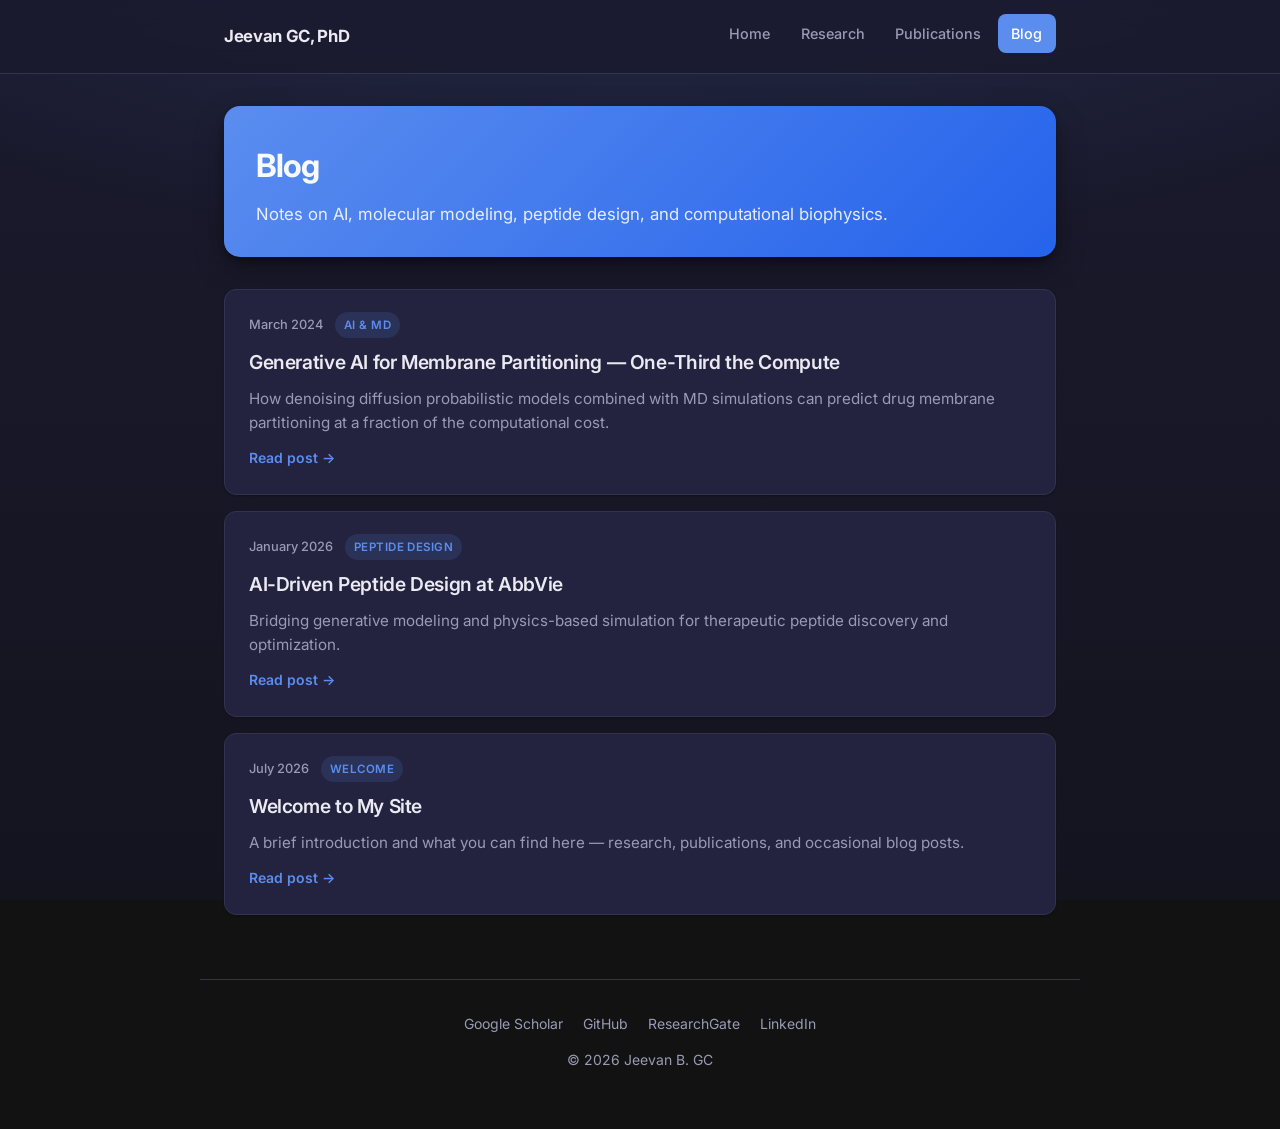
<file: blog.html>
<!DOCTYPE html>
<html lang="en">
<head>
  <meta charset="UTF-8">
  <meta name="viewport" content="width=device-width, initial-scale=1.0">
  <meta name="description" content="Blog — Jeevan B. GC, PhD on AI, computational biophysics, and peptide design">
  <title>Blog — Jeevan GC, PhD</title>
  <link rel="preconnect" href="https://fonts.googleapis.com">
  <link rel="preconnect" href="https://fonts.gstatic.com" crossorigin>
  <link href="https://fonts.googleapis.com/css2?family=Inter:wght@400;500;600;700&display=swap" rel="stylesheet">
  <link rel="stylesheet" href="css/style.css">
</head>
<body>
  <header>
    <div class="header-inner">
      <a href="index.html" class="site-title">Jeevan GC, PhD</a>
      <nav>
        <ul>
          <li><a href="index.html">Home</a></li>
          <li><a href="research.html">Research</a></li>
          <li><a href="publications.html">Publications</a></li>
          <li><a href="blog.html" class="active">Blog</a></li>
        </ul>
      </nav>
    </div>
  </header>

  <main>
    <div class="page-header">
      <h1>Blog</h1>
      <p>Notes on AI, molecular modeling, peptide design, and computational biophysics.</p>
    </div>

    <div class="blog-list">
      <a class="blog-card" href="blog/generative-ai-membrane-partitioning.html">
        <div class="blog-card-meta">
          <span class="blog-date">March 2024</span>
          <span class="blog-tag">AI &amp; MD</span>
        </div>
        <h2>Generative AI for Membrane Partitioning — One-Third the Compute</h2>
        <p>How denoising diffusion probabilistic models combined with MD simulations can predict drug membrane partitioning at a fraction of the computational cost.</p>
        <span class="blog-read-more">Read post →</span>
      </a>

      <a class="blog-card" href="blog/peptide-design-ai.html">
        <div class="blog-card-meta">
          <span class="blog-date">January 2026</span>
          <span class="blog-tag">Peptide Design</span>
        </div>
        <h2>AI-Driven Peptide Design at AbbVie</h2>
        <p>Bridging generative modeling and physics-based simulation for therapeutic peptide discovery and optimization.</p>
        <span class="blog-read-more">Read post →</span>
      </a>

      <a class="blog-card" href="blog/welcome.html">
        <div class="blog-card-meta">
          <span class="blog-date">July 2026</span>
          <span class="blog-tag">Welcome</span>
        </div>
        <h2>Welcome to My Site</h2>
        <p>A brief introduction and what you can find here — research, publications, and occasional blog posts.</p>
        <span class="blog-read-more">Read post →</span>
      </a>
    </div>
  </main>

  <footer>
    <div class="social-links">
      <a href="https://scholar.google.com/citations?user=Vu5JRU0AAAAJ&amp;hl=en&amp;oi=ao">Google Scholar</a>
      <a href="https://github.com/jeevanbgc">GitHub</a>
      <a href="https://www.researchgate.net/profile/Jeevan_G_C">ResearchGate</a>
      <a href="https://www.linkedin.com/in/jeevan-gc-ph-d-73a26660/">LinkedIn</a>
    </div>
    <p>&copy; 2026 Jeevan B. GC</p>
  </footer>
</body>
</html>
</file>
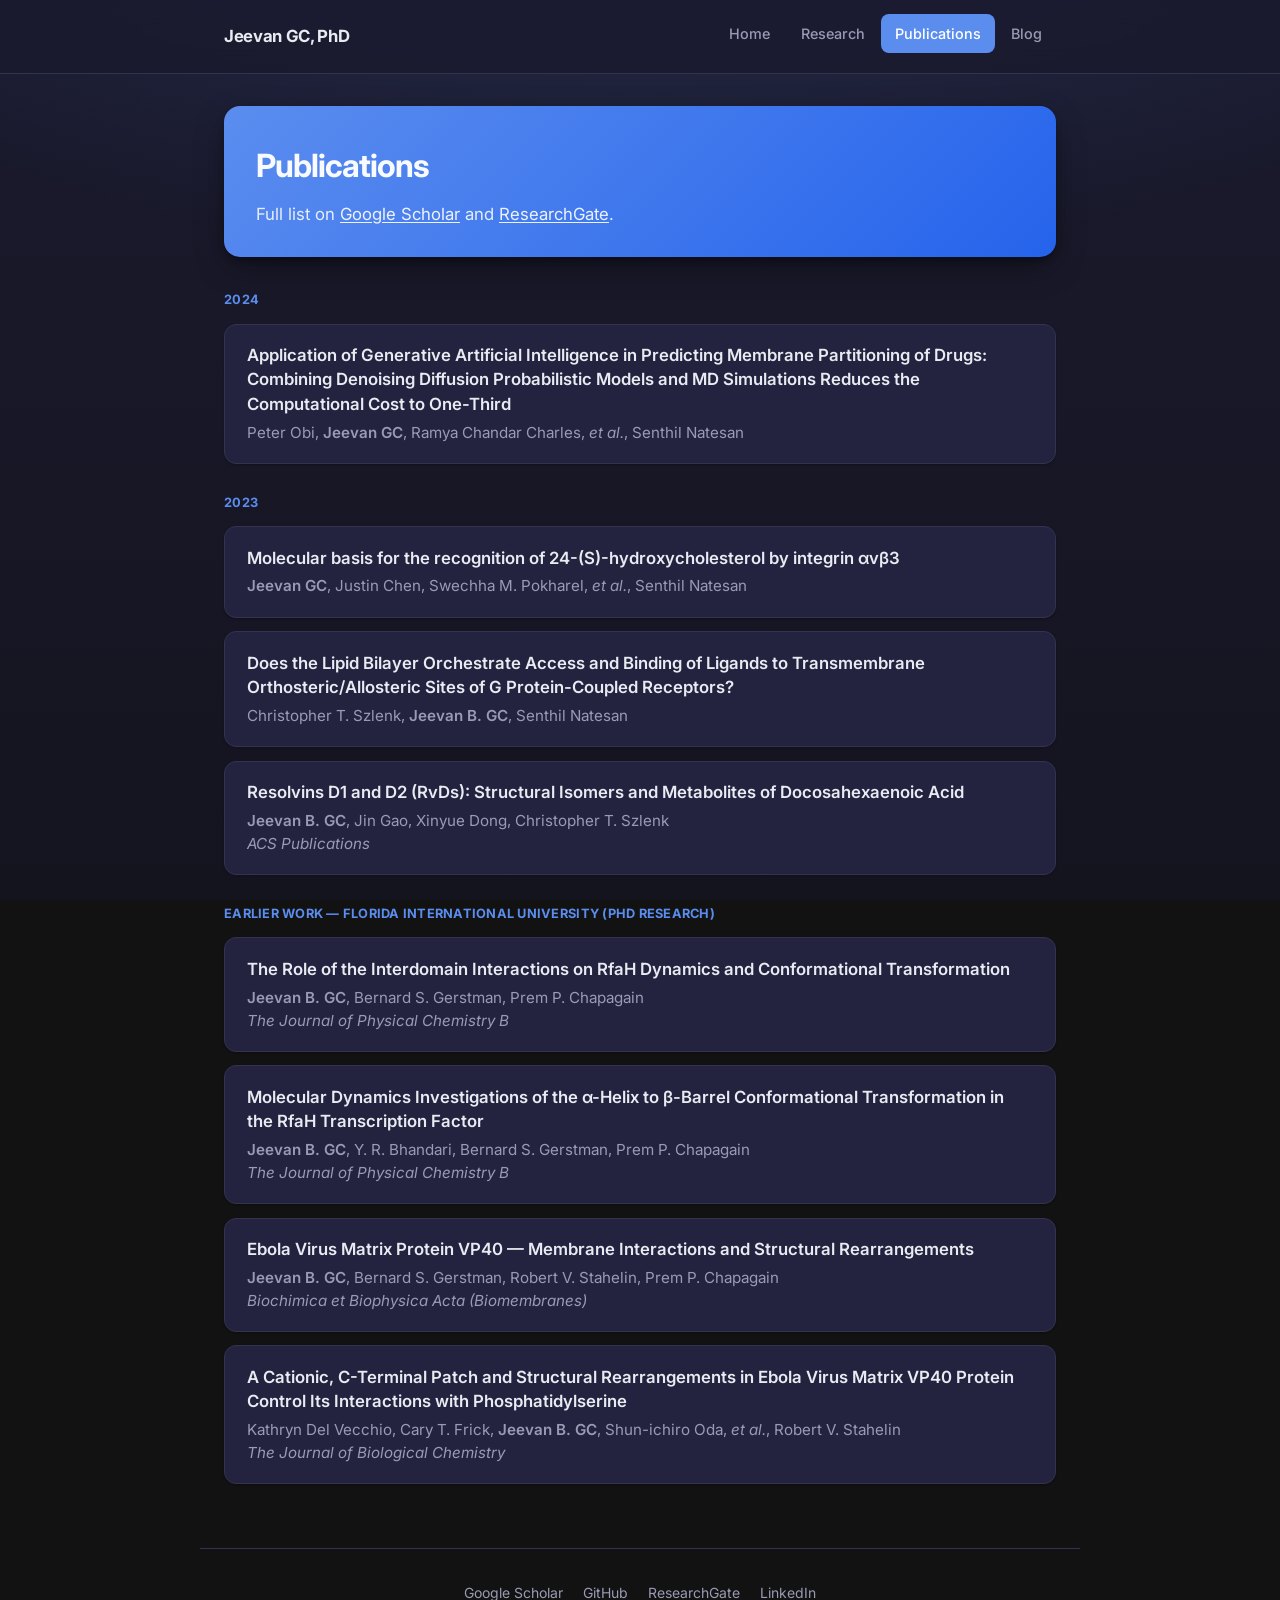
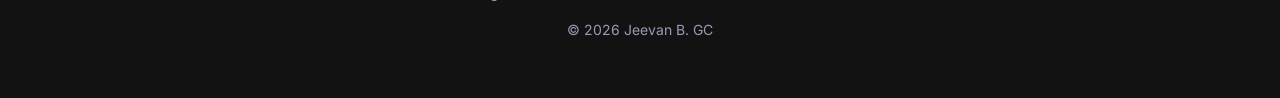
<file: publications.html>
<!DOCTYPE html>
<html lang="en">
<head>
  <meta charset="UTF-8">
  <meta name="viewport" content="width=device-width, initial-scale=1.0">
  <meta name="description" content="Publications by Jeevan B. GC, PhD">
  <title>Publications — Jeevan GC, PhD</title>
  <link rel="preconnect" href="https://fonts.googleapis.com">
  <link rel="preconnect" href="https://fonts.gstatic.com" crossorigin>
  <link href="https://fonts.googleapis.com/css2?family=Inter:wght@400;500;600;700&display=swap" rel="stylesheet">
  <link rel="stylesheet" href="css/style.css">
</head>
<body>
  <header>
    <div class="header-inner">
      <a href="index.html" class="site-title">Jeevan GC, PhD</a>
      <nav>
        <ul>
          <li><a href="index.html">Home</a></li>
          <li><a href="research.html">Research</a></li>
          <li><a href="publications.html" class="active">Publications</a></li>
          <li><a href="blog.html">Blog</a></li>
        </ul>
      </nav>
    </div>
  </header>

  <main>
    <div class="page-header">
      <h1>Publications</h1>
      <p>Full list on <a href="https://scholar.google.com/citations?user=Vu5JRU0AAAAJ&amp;hl=en&amp;oi=ao">Google Scholar</a> and <a href="https://www.researchgate.net/profile/Jeevan_G_C">ResearchGate</a>.</p>
    </div>

    <div class="pub-year">2024</div>
    <div class="pub-item">
      <div class="pub-title">Application of Generative Artificial Intelligence in Predicting Membrane Partitioning of Drugs: Combining Denoising Diffusion Probabilistic Models and MD Simulations Reduces the Computational Cost to One-Third</div>
      <div class="pub-authors">Peter Obi, <strong>Jeevan GC</strong>, Ramya Chandar Charles, <em>et al.</em>, Senthil Natesan</div>
    </div>

    <div class="pub-year">2023</div>
    <div class="pub-item">
      <div class="pub-title">Molecular basis for the recognition of 24-(S)-hydroxycholesterol by integrin αvβ3</div>
      <div class="pub-authors"><strong>Jeevan GC</strong>, Justin Chen, Swechha M. Pokharel, <em>et al.</em>, Senthil Natesan</div>
    </div>
    <div class="pub-item">
      <div class="pub-title">Does the Lipid Bilayer Orchestrate Access and Binding of Ligands to Transmembrane Orthosteric/Allosteric Sites of G Protein-Coupled Receptors?</div>
      <div class="pub-authors">Christopher T. Szlenk, <strong>Jeevan B. GC</strong>, Senthil Natesan</div>
    </div>
    <div class="pub-item">
      <div class="pub-title">Resolvins D1 and D2 (RvDs): Structural Isomers and Metabolites of Docosahexaenoic Acid</div>
      <div class="pub-authors"><strong>Jeevan B. GC</strong>, Jin Gao, Xinyue Dong, Christopher T. Szlenk</div>
      <div class="pub-authors"><em>ACS Publications</em></div>
    </div>

    <div class="pub-year">Earlier Work — Florida International University (PhD research)</div>
    <div class="pub-item">
      <div class="pub-title">The Role of the Interdomain Interactions on RfaH Dynamics and Conformational Transformation</div>
      <div class="pub-authors"><strong>Jeevan B. GC</strong>, Bernard S. Gerstman, Prem P. Chapagain</div>
      <div class="pub-authors"><em>The Journal of Physical Chemistry B</em></div>
    </div>
    <div class="pub-item">
      <div class="pub-title">Molecular Dynamics Investigations of the α-Helix to β-Barrel Conformational Transformation in the RfaH Transcription Factor</div>
      <div class="pub-authors"><strong>Jeevan B. GC</strong>, Y. R. Bhandari, Bernard S. Gerstman, Prem P. Chapagain</div>
      <div class="pub-authors"><em>The Journal of Physical Chemistry B</em></div>
    </div>
    <div class="pub-item">
      <div class="pub-title">Ebola Virus Matrix Protein VP40 — Membrane Interactions and Structural Rearrangements</div>
      <div class="pub-authors"><strong>Jeevan B. GC</strong>, Bernard S. Gerstman, Robert V. Stahelin, Prem P. Chapagain</div>
      <div class="pub-authors"><em>Biochimica et Biophysica Acta (Biomembranes)</em></div>
    </div>
    <div class="pub-item">
      <div class="pub-title">A Cationic, C-Terminal Patch and Structural Rearrangements in Ebola Virus Matrix VP40 Protein Control Its Interactions with Phosphatidylserine</div>
      <div class="pub-authors">Kathryn Del Vecchio, Cary T. Frick, <strong>Jeevan B. GC</strong>, Shun-ichiro Oda, <em>et al.</em>, Robert V. Stahelin</div>
      <div class="pub-authors"><em>The Journal of Biological Chemistry</em></div>
    </div>
  </main>

  <footer>
    <div class="social-links">
      <a href="https://scholar.google.com/citations?user=Vu5JRU0AAAAJ&amp;hl=en&amp;oi=ao">Google Scholar</a>
      <a href="https://github.com/jeevanbgc">GitHub</a>
      <a href="https://www.researchgate.net/profile/Jeevan_G_C">ResearchGate</a>
      <a href="https://www.linkedin.com/in/jeevan-gc-ph-d-73a26660/">LinkedIn</a>
    </div>
    <p>&copy; 2026 Jeevan B. GC</p>
  </footer>
</body>
</html>
</file>
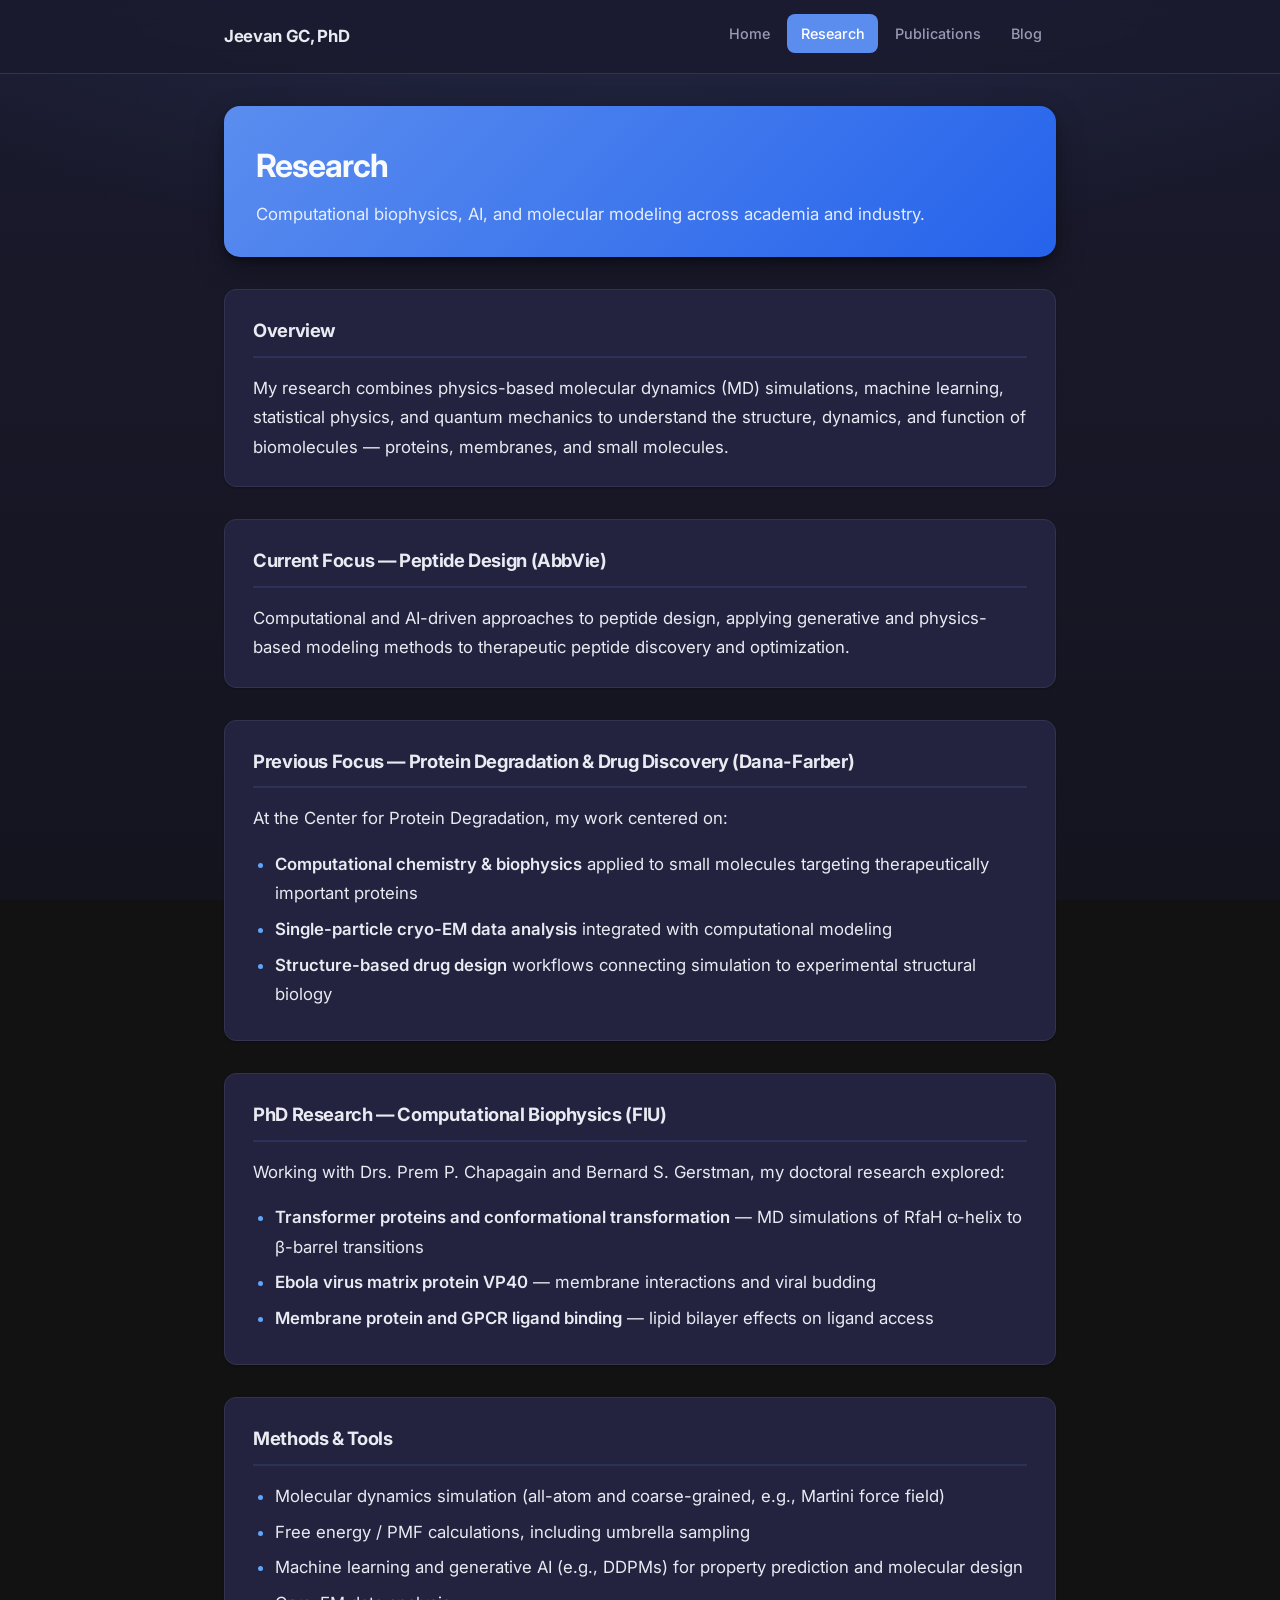
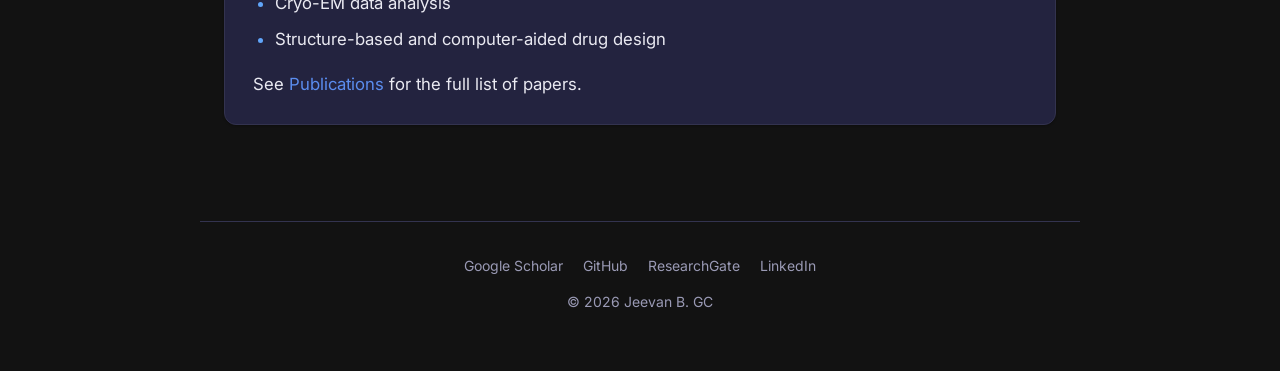
<file: research.html>
<!DOCTYPE html>
<html lang="en">
<head>
  <meta charset="UTF-8">
  <meta name="viewport" content="width=device-width, initial-scale=1.0">
  <meta name="description" content="Research by Jeevan B. GC, PhD — computational biophysics, peptide design, AI">
  <title>Research — Jeevan GC, PhD</title>
  <link rel="preconnect" href="https://fonts.googleapis.com">
  <link rel="preconnect" href="https://fonts.gstatic.com" crossorigin>
  <link href="https://fonts.googleapis.com/css2?family=Inter:wght@400;500;600;700&display=swap" rel="stylesheet">
  <link rel="stylesheet" href="css/style.css">
</head>
<body>
  <header>
    <div class="header-inner">
      <a href="index.html" class="site-title">Jeevan GC, PhD</a>
      <nav>
        <ul>
          <li><a href="index.html">Home</a></li>
          <li><a href="research.html" class="active">Research</a></li>
          <li><a href="publications.html">Publications</a></li>
          <li><a href="blog.html">Blog</a></li>
        </ul>
      </nav>
    </div>
  </header>

  <main>
    <div class="page-header">
      <h1>Research</h1>
      <p>Computational biophysics, AI, and molecular modeling across academia and industry.</p>
    </div>

    <div class="content-section">
      <h2>Overview</h2>
      <p>My research combines physics-based molecular dynamics (MD) simulations, machine learning, statistical physics, and quantum mechanics to understand the structure, dynamics, and function of biomolecules — proteins, membranes, and small molecules.</p>
    </div>

    <div class="content-section">
      <h2>Current Focus — Peptide Design (AbbVie)</h2>
      <p>Computational and AI-driven approaches to peptide design, applying generative and physics-based modeling methods to therapeutic peptide discovery and optimization.</p>
    </div>

    <div class="content-section">
      <h2>Previous Focus — Protein Degradation &amp; Drug Discovery (Dana-Farber)</h2>
      <p>At the Center for Protein Degradation, my work centered on:</p>
      <ul>
        <li><strong>Computational chemistry &amp; biophysics</strong> applied to small molecules targeting therapeutically important proteins</li>
        <li><strong>Single-particle cryo-EM data analysis</strong> integrated with computational modeling</li>
        <li><strong>Structure-based drug design</strong> workflows connecting simulation to experimental structural biology</li>
      </ul>
    </div>

    <div class="content-section">
      <h2>PhD Research — Computational Biophysics (FIU)</h2>
      <p>Working with Drs. Prem P. Chapagain and Bernard S. Gerstman, my doctoral research explored:</p>
      <ul>
        <li><strong>Transformer proteins and conformational transformation</strong> — MD simulations of RfaH α-helix to β-barrel transitions</li>
        <li><strong>Ebola virus matrix protein VP40</strong> — membrane interactions and viral budding</li>
        <li><strong>Membrane protein and GPCR ligand binding</strong> — lipid bilayer effects on ligand access</li>
      </ul>
    </div>

    <div class="content-section">
      <h2>Methods &amp; Tools</h2>
      <ul>
        <li>Molecular dynamics simulation (all-atom and coarse-grained, e.g., Martini force field)</li>
        <li>Free energy / PMF calculations, including umbrella sampling</li>
        <li>Machine learning and generative AI (e.g., DDPMs) for property prediction and molecular design</li>
        <li>Cryo-EM data analysis</li>
        <li>Structure-based and computer-aided drug design</li>
      </ul>
      <p style="margin-bottom: 0;">See <a href="publications.html">Publications</a> for the full list of papers.</p>
    </div>
  </main>

  <footer>
    <div class="social-links">
      <a href="https://scholar.google.com/citations?user=Vu5JRU0AAAAJ&amp;hl=en&amp;oi=ao">Google Scholar</a>
      <a href="https://github.com/jeevanbgc">GitHub</a>
      <a href="https://www.researchgate.net/profile/Jeevan_G_C">ResearchGate</a>
      <a href="https://www.linkedin.com/in/jeevan-gc-ph-d-73a26660/">LinkedIn</a>
    </div>
    <p>&copy; 2026 Jeevan B. GC</p>
  </footer>
</body>
</html>
</file>
<file: stylesheets/extra.css>
/* Hero section on homepage */
.hero {
  text-align: center;
  padding: 2.5rem 1rem 2rem;
  margin: -0.5rem -0.5rem 2rem;
  border-radius: 0.5rem;
  background: linear-gradient(
    135deg,
    rgba(63, 81, 181, 0.08) 0%,
    rgba(63, 81, 181, 0.02) 100%
  );
}

[data-md-color-scheme="slate"] .hero {
  background: linear-gradient(
    135deg,
    rgba(121, 134, 203, 0.15) 0%,
    rgba(63, 81, 181, 0.05) 100%
  );
}

.hero h1 {
  margin-bottom: 0.25rem;
  font-weight: 500;
}

.hero .subtitle {
  font-size: 1.15rem;
  color: var(--md-default-fg-color--light);
  margin-bottom: 0.5rem;
}

.hero .location {
  font-size: 0.95rem;
  color: var(--md-default-fg-color--lighter);
  margin-bottom: 1.25rem;
}

.hero .links {
  display: flex;
  flex-wrap: wrap;
  gap: 0.5rem 1rem;
  justify-content: center;
}

.hero .links a {
  font-weight: 500;
}

.hero-photo {
  width: 160px;
  height: 160px;
  border-radius: 50%;
  object-fit: cover;
  object-position: center top;
  margin: 0 auto 1.25rem;
  display: block;
  border: 3px solid var(--md-default-fg-color--lightest);
  box-shadow: 0 2px 12px rgba(63, 81, 181, 0.08);
}

/* Publication year headings */
.md-typeset h2 {
  border-bottom: 1px solid var(--md-default-fg-color--lightest);
  padding-bottom: 0.25rem;
}
</file>
<file: css/style.css>
:root {
  color-scheme: dark;
  --bg: #1a1a2e;
  --bg-accent: #20203a;
  --surface: #23233f;
  --text: #eaeaf2;
  --text-muted: #9a9ab5;
  --accent: #5b8def;
  --accent-hover: #7ba3f4;
  --accent-soft: #60a5fa;
  --accent-light: rgba(91, 141, 239, 0.14);
  --accent-glow: rgba(91, 141, 239, 0.16);
  --border: #33334f;
  --shadow-sm: 0 1px 2px rgba(0, 0, 0, 0.25);
  --shadow: 0 4px 6px -1px rgba(0, 0, 0, 0.3), 0 12px 32px -4px rgba(0, 0, 0, 0.4);
  --radius: 12px;
  --radius-lg: 16px;
  --max-width: 880px;
}

*,
*::before,
*::after {
  box-sizing: border-box;
}

html {
  scroll-behavior: smooth;
  -webkit-text-size-adjust: 100%;
}

body {
  margin: 0;
  font-family: "Inter", -apple-system, BlinkMacSystemFont, "Segoe UI", Roboto, Helvetica, Arial, sans-serif;
  font-size: 1.05rem;
  line-height: 1.75;
  color: var(--text);
  background:
    radial-gradient(ellipse 80% 50% at 50% -20%, rgba(91, 141, 239, 0.18), transparent),
    linear-gradient(180deg, var(--bg) 0%, #14141f 100%);
  background-attachment: fixed;
  min-height: 100vh;
  -webkit-font-smoothing: antialiased;
  overflow-x: hidden;
}

img {
  max-width: 100%;
  height: auto;
}

a {
  color: var(--accent);
  text-decoration: none;
  transition: color 0.15s;
}

a:hover {
  color: var(--accent-hover);
}

/* Header */
header {
  background: rgba(26, 26, 46, 0.85);
  backdrop-filter: blur(12px);
  -webkit-backdrop-filter: blur(12px);
  border-bottom: 1px solid var(--border);
  position: sticky;
  top: 0;
  z-index: 100;
}

.header-inner {
  max-width: var(--max-width);
  margin: 0 auto;
  padding: 0.85rem 1.5rem;
  display: flex;
  align-items: center;
  justify-content: space-between;
  gap: 1rem;
}

.site-title {
  font-weight: 700;
  font-size: 1.05rem;
  color: var(--text);
  text-decoration: none;
  letter-spacing: -0.02em;
}

.site-title:hover {
  color: var(--accent);
}

nav ul {
  list-style: none;
  margin: 0;
  padding: 0;
  display: flex;
  gap: 0.2rem;
}

nav a {
  display: block;
  padding: 0.45rem 0.85rem;
  border-radius: 8px;
  color: var(--text-muted);
  font-size: 0.9rem;
  font-weight: 500;
  text-decoration: none;
  transition: background 0.15s, color 0.15s;
}

nav a:hover {
  background: var(--accent-light);
  color: var(--accent);
}

nav a.active {
  background: var(--accent);
  color: #fff;
}

/* Main */
main {
  max-width: var(--max-width);
  margin: 0 auto;
  padding: 2rem 1.5rem 4rem;
}

/* Page header (inner pages) */
.page-header {
  margin-bottom: 2rem;
  padding: 2rem 2rem 1.75rem;
  background: linear-gradient(135deg, var(--accent) 0%, #2563eb 100%);
  border-radius: var(--radius-lg);
  color: #f8fafc;
  box-shadow: var(--shadow);
}

.page-header h1 {
  margin: 0 0 0.35rem;
  font-size: 2rem;
  font-weight: 700;
  letter-spacing: -0.03em;
}

.page-header p {
  margin: 0;
  opacity: 0.9;
  font-size: 1.05rem;
}

.page-header a {
  color: #fff;
  text-decoration: underline;
  text-underline-offset: 2px;
}

/* Hero */
.hero {
  text-align: center;
  padding: 2.5rem 2rem 2.75rem;
  margin-bottom: 2rem;
  background: var(--surface);
  border-radius: var(--radius-lg);
  box-shadow: var(--shadow);
  border: 1px solid var(--border);
  position: relative;
  overflow: hidden;
}

.hero::before {
  content: "";
  position: absolute;
  top: 0;
  left: 0;
  right: 0;
  height: 4px;
  background: linear-gradient(90deg, var(--accent), var(--accent-soft));
}

.hero-photo {
  width: 148px;
  height: 148px;
  border-radius: 50%;
  object-fit: cover;
  object-position: center top;
  margin: 0 auto 1.25rem;
  display: block;
  border: 4px solid var(--surface);
  box-shadow: 0 0 0 1px var(--border), var(--shadow);
}

.hero h1 {
  margin: 0 0 0.4rem;
  font-size: 2.1rem;
  font-weight: 700;
  letter-spacing: -0.03em;
  line-height: 1.2;
}

.hero .subtitle {
  font-size: 1.1rem;
  color: var(--text-muted);
  margin: 0 0 0.2rem;
}

.hero .location {
  font-size: 0.9rem;
  color: var(--text-muted);
  margin: 0 0 1.35rem;
}

.hero .links {
  display: flex;
  flex-wrap: wrap;
  gap: 0.45rem;
  justify-content: center;
}

.hero .links a {
  display: inline-block;
  padding: 0.4rem 0.9rem;
  border: 1px solid var(--border);
  border-radius: 999px;
  background: var(--bg);
  color: var(--text);
  font-size: 0.85rem;
  font-weight: 500;
  text-decoration: none;
  transition: all 0.15s;
}

.hero .links a:hover {
  background: var(--accent);
  border-color: var(--accent);
  color: #fff;
}

/* Panel cards (homepage) */
.panel-grid {
  display: grid;
  grid-template-columns: repeat(3, 1fr);
  gap: 1rem;
  margin-bottom: 2.5rem;
}

.panel-card {
  display: block;
  padding: 1.35rem 1.25rem;
  background: var(--surface);
  border: 1px solid var(--border);
  border-radius: var(--radius);
  text-decoration: none;
  color: inherit;
  transition: transform 0.15s, box-shadow 0.15s, border-color 0.15s;
  box-shadow: var(--shadow-sm);
}

.panel-card:hover {
  transform: translateY(-2px);
  box-shadow: var(--shadow);
  border-color: #bfdbfe;
  color: inherit;
}

.panel-card-icon {
  font-size: 1.5rem;
  margin-bottom: 0.5rem;
}

.panel-card h3 {
  margin: 0 0 0.35rem;
  font-size: 1rem;
  font-weight: 600;
  color: var(--text);
}

.panel-card p {
  margin: 0;
  font-size: 0.875rem;
  color: var(--text-muted);
  line-height: 1.5;
}

/* Content sections */
.content-section {
  margin-bottom: 2rem;
  padding: 1.5rem 1.75rem;
  background: var(--surface);
  border: 1px solid var(--border);
  border-radius: var(--radius);
  box-shadow: var(--shadow-sm);
}

.content-section h2 {
  margin: 0 0 1rem;
  font-size: 1.15rem;
  font-weight: 700;
  letter-spacing: -0.02em;
  padding-bottom: 0.6rem;
  border-bottom: 2px solid var(--accent-light);
  color: var(--text);
}

.content-section h2:first-child {
  margin-top: 0;
}

.content-section p:last-child,
.content-section ul:last-child {
  margin-bottom: 0;
}

/* Typography */
h1.page-title {
  font-size: 2rem;
  font-weight: 700;
  margin: 0 0 1.25rem;
  letter-spacing: -0.03em;
}

h2 {
  font-size: 1.2rem;
  font-weight: 700;
  margin: 2rem 0 0.85rem;
  letter-spacing: -0.02em;
}

h2:first-of-type {
  margin-top: 0;
}

p {
  margin: 0 0 1rem;
}

ul {
  margin: 0 0 1rem;
  padding-left: 1.35rem;
}

li {
  margin-bottom: 0.4rem;
}

li::marker {
  color: var(--accent-soft);
}

strong {
  font-weight: 600;
}

em {
  color: var(--text-muted);
  font-style: italic;
}

hr {
  border: none;
  border-top: 1px solid var(--border);
  margin: 2rem 0;
}

/* Education blocks */
.edu-block {
  margin-bottom: 1rem;
  padding: 1rem 1.25rem;
  background: var(--bg);
  border: 1px solid var(--border);
  border-radius: var(--radius);
}

.edu-block:last-child {
  margin-bottom: 0;
}

.edu-block strong {
  display: block;
  margin-bottom: 0.25rem;
}

.edu-block span {
  color: var(--text-muted);
  font-size: 0.95rem;
}

/* Publications */
.pub-year {
  font-size: 1rem;
  font-weight: 700;
  margin: 1.75rem 0 0.75rem;
  color: var(--accent);
  letter-spacing: 0.02em;
  text-transform: uppercase;
  font-size: 0.8rem;
}

.pub-year:first-of-type {
  margin-top: 0;
}

.pub-item {
  margin-bottom: 0.85rem;
  padding: 1.15rem 1.35rem;
  background: var(--surface);
  border: 1px solid var(--border);
  border-radius: var(--radius);
  box-shadow: var(--shadow-sm);
  transition: border-color 0.15s;
}

.pub-item:hover {
  border-color: #bfdbfe;
}

.pub-item:last-child {
  margin-bottom: 0;
}

.pub-title {
  font-weight: 600;
  margin-bottom: 0.35rem;
  line-height: 1.45;
}

.pub-authors {
  color: var(--text-muted);
  font-size: 0.95rem;
  line-height: 1.5;
}

/* Blog */
.blog-list {
  display: flex;
  flex-direction: column;
  gap: 1rem;
}

.blog-card {
  display: block;
  padding: 1.35rem 1.5rem;
  background: var(--surface);
  border: 1px solid var(--border);
  border-radius: var(--radius);
  text-decoration: none;
  color: inherit;
  transition: transform 0.15s, box-shadow 0.15s, border-color 0.15s;
  box-shadow: var(--shadow-sm);
}

.blog-card:hover {
  transform: translateY(-2px);
  box-shadow: var(--shadow);
  border-color: #bfdbfe;
  color: inherit;
}

.blog-card-meta {
  display: flex;
  flex-wrap: wrap;
  align-items: center;
  gap: 0.5rem 0.75rem;
  margin-bottom: 0.5rem;
}

.blog-date {
  font-size: 0.8rem;
  color: var(--text-muted);
  font-weight: 500;
}

.blog-tag {
  font-size: 0.72rem;
  font-weight: 600;
  text-transform: uppercase;
  letter-spacing: 0.04em;
  padding: 0.2rem 0.55rem;
  background: var(--accent-light);
  color: var(--accent);
  border-radius: 999px;
}

.blog-card h2 {
  margin: 0 0 0.45rem;
  font-size: 1.2rem;
  font-weight: 600;
  letter-spacing: -0.02em;
  color: var(--text);
}

.blog-card p {
  margin: 0;
  font-size: 0.95rem;
  color: var(--text-muted);
  line-height: 1.6;
}

.blog-read-more {
  display: inline-block;
  margin-top: 0.65rem;
  font-size: 0.875rem;
  font-weight: 600;
  color: var(--accent);
}

/* Blog post page */
.post-back {
  display: inline-flex;
  align-items: center;
  gap: 0.35rem;
  margin-bottom: 1.5rem;
  font-size: 0.9rem;
  font-weight: 500;
  color: var(--text-muted);
  text-decoration: none;
}

.post-back:hover {
  color: var(--accent);
}

.post-article {
  padding: 2rem 2rem 2.25rem;
  background: var(--surface);
  border: 1px solid var(--border);
  border-radius: var(--radius-lg);
  box-shadow: var(--shadow);
}

.post-article h1 {
  margin: 0 0 0.75rem;
  font-size: 1.85rem;
  font-weight: 700;
  letter-spacing: -0.03em;
  line-height: 1.25;
}

.post-article .blog-card-meta {
  margin-bottom: 1.5rem;
  padding-bottom: 1.25rem;
  border-bottom: 1px solid var(--border);
}

.post-article h2 {
  font-size: 1.15rem;
  margin-top: 1.75rem;
}

.post-article p:last-child {
  margin-bottom: 0;
}

/* Footer */
footer {
  max-width: var(--max-width);
  margin: 0 auto;
  padding: 2rem 1.5rem 2.5rem;
  text-align: center;
  font-size: 0.875rem;
  color: var(--text-muted);
  border-top: 1px solid var(--border);
}

footer a {
  color: var(--text-muted);
}

footer a:hover {
  color: var(--accent);
}

.social-links {
  display: flex;
  flex-wrap: wrap;
  gap: 0.75rem 1.25rem;
  justify-content: center;
  margin-bottom: 0.75rem;
}

/* Tablet */
@media (max-width: 720px) {
  body {
    font-size: 1rem;
    background-attachment: scroll;
  }

  .header-inner {
    flex-direction: column;
    align-items: stretch;
    gap: 0.65rem;
    padding: 0.75rem 1rem;
  }

  .site-title {
    font-size: 1rem;
  }

  nav ul {
    flex-wrap: wrap;
    gap: 0.25rem;
  }

  nav a {
    padding: 0.5rem 0.75rem;
    font-size: 0.85rem;
    min-height: 44px;
    display: flex;
    align-items: center;
  }

  main {
    padding: 1.25rem 1rem 3rem;
  }

  .panel-grid {
    grid-template-columns: 1fr;
    gap: 0.75rem;
    margin-bottom: 1.5rem;
  }

  .panel-card {
    padding: 1.15rem 1.1rem;
  }

  .hero {
    padding: 1.75rem 1.15rem 2rem;
    margin-bottom: 1.25rem;
  }

  .hero-photo {
    width: 120px;
    height: 120px;
    margin-bottom: 1rem;
  }

  .hero h1 {
    font-size: 1.55rem;
  }

  .hero .subtitle {
    font-size: 1rem;
  }

  .hero .links {
    gap: 0.4rem;
  }

  .hero .links a {
    padding: 0.5rem 0.8rem;
    font-size: 0.8rem;
    min-height: 40px;
    display: inline-flex;
    align-items: center;
  }

  .content-section {
    padding: 1.2rem 1.1rem;
    margin-bottom: 1.15rem;
  }

  .content-section h2 {
    font-size: 1.05rem;
  }

  .edu-block {
    padding: 0.9rem 1rem;
  }

  .page-header {
    padding: 1.35rem 1.15rem;
    margin-bottom: 1.25rem;
  }

  .page-header h1 {
    font-size: 1.5rem;
  }

  .page-header p {
    font-size: 0.95rem;
  }

  .pub-item {
    padding: 1rem 1.05rem;
  }

  .pub-title {
    font-size: 0.95rem;
  }

  .blog-card {
    padding: 1.15rem 1.1rem;
  }

  .blog-card h2 {
    font-size: 1.05rem;
  }

  .post-article {
    padding: 1.35rem 1.15rem;
  }

  .post-article h1 {
    font-size: 1.4rem;
  }

  footer {
    padding: 1.5rem 1rem 2rem;
  }

  .social-links {
    gap: 0.6rem 1rem;
  }
}

/* Small phones */
@media (max-width: 400px) {
  .hero h1 {
    font-size: 1.35rem;
  }

  .hero-photo {
    width: 100px;
    height: 100px;
  }

  .hero .links a {
    flex: 1 1 auto;
    justify-content: center;
    text-align: center;
  }

  nav a {
    padding: 0.45rem 0.6rem;
    font-size: 0.8rem;
  }

  .page-header h1 {
    font-size: 1.3rem;
  }

  .post-article h1 {
    font-size: 1.25rem;
  }
}
</file>
<file: assets/stylesheets/main.484c7ddc.min.css>
@charset "UTF-8";html{-webkit-text-size-adjust:none;-moz-text-size-adjust:none;text-size-adjust:none;box-sizing:border-box}*,:after,:before{box-sizing:inherit}@media (prefers-reduced-motion){*,:after,:before{transition:none!important}}body{margin:0}a,button,input,label{-webkit-tap-highlight-color:transparent}a{color:inherit;text-decoration:none}hr{border:0;box-sizing:initial;display:block;height:.05rem;overflow:visible;padding:0}small{font-size:80%}sub,sup{line-height:1em}img{border-style:none}table{border-collapse:initial;border-spacing:0}td,th{font-weight:400;vertical-align:top}button{background:#0000;border:0;font-family:inherit;font-size:inherit;margin:0;padding:0}input{border:0;outline:none}:root{--md-primary-fg-color:#4051b5;--md-primary-fg-color--light:#5d6cc0;--md-primary-fg-color--dark:#303fa1;--md-primary-bg-color:#fff;--md-primary-bg-color--light:#ffffffb3;--md-accent-fg-color:#526cfe;--md-accent-fg-color--transparent:#526cfe1a;--md-accent-bg-color:#fff;--md-accent-bg-color--light:#ffffffb3}[data-md-color-scheme=default]{color-scheme:light}[data-md-color-scheme=default] img[src$="#gh-dark-mode-only"],[data-md-color-scheme=default] img[src$="#only-dark"]{display:none}:root,[data-md-color-scheme=default]{--md-hue:225deg;--md-default-fg-color:#000000de;--md-default-fg-color--light:#0000008a;--md-default-fg-color--lighter:#00000052;--md-default-fg-color--lightest:#00000012;--md-default-bg-color:#fff;--md-default-bg-color--light:#ffffffb3;--md-default-bg-color--lighter:#ffffff4d;--md-default-bg-color--lightest:#ffffff1f;--md-code-fg-color:#36464e;--md-code-bg-color:#f5f5f5;--md-code-bg-color--light:#f5f5f5b3;--md-code-bg-color--lighter:#f5f5f54d;--md-code-hl-color:#4287ff;--md-code-hl-color--light:#4287ff1a;--md-code-hl-number-color:#d52a2a;--md-code-hl-special-color:#db1457;--md-code-hl-function-color:#a846b9;--md-code-hl-constant-color:#6e59d9;--md-code-hl-keyword-color:#3f6ec6;--md-code-hl-string-color:#1c7d4d;--md-code-hl-name-color:var(--md-code-fg-color);--md-code-hl-operator-color:var(--md-default-fg-color--light);--md-code-hl-punctuation-color:var(--md-default-fg-color--light);--md-code-hl-comment-color:var(--md-default-fg-color--light);--md-code-hl-generic-color:var(--md-default-fg-color--light);--md-code-hl-variable-color:var(--md-default-fg-color--light);--md-typeset-color:var(--md-default-fg-color);--md-typeset-a-color:var(--md-primary-fg-color);--md-typeset-del-color:#f5503d26;--md-typeset-ins-color:#0bd57026;--md-typeset-kbd-color:#fafafa;--md-typeset-kbd-accent-color:#fff;--md-typeset-kbd-border-color:#b8b8b8;--md-typeset-mark-color:#ffff0080;--md-typeset-table-color:#0000001f;--md-typeset-table-color--light:rgba(0,0,0,.035);--md-admonition-fg-color:var(--md-default-fg-color);--md-admonition-bg-color:var(--md-default-bg-color);--md-warning-fg-color:#000000de;--md-warning-bg-color:#ff9;--md-footer-fg-color:#fff;--md-footer-fg-color--light:#ffffffb3;--md-footer-fg-color--lighter:#ffffff73;--md-footer-bg-color:#000000de;--md-footer-bg-color--dark:#00000052;--md-shadow-z1:0 0.2rem 0.5rem #0000000d,0 0 0.05rem #0000001a;--md-shadow-z2:0 0.2rem 0.5rem #0000001a,0 0 0.05rem #00000040;--md-shadow-z3:0 0.2rem 0.5rem #0003,0 0 0.05rem #00000059}.md-icon svg{fill:currentcolor;display:block;height:1.2rem;width:1.2rem}body{-webkit-font-smoothing:antialiased;-moz-osx-font-smoothing:grayscale;--md-text-font-family:var(--md-text-font,_),-apple-system,BlinkMacSystemFont,Helvetica,Arial,sans-serif;--md-code-font-family:var(--md-code-font,_),SFMono-Regular,Consolas,Menlo,monospace}aside,body,input{font-feature-settings:"kern","liga";color:var(--md-typeset-color);font-family:var(--md-text-font-family)}code,kbd,pre{font-feature-settings:"kern";font-family:var(--md-code-font-family)}:root{--md-typeset-table-sort-icon:url('data:image/svg+xml;charset=utf-8,<svg xmlns="http://www.w3.org/2000/svg" viewBox="0 0 24 24"><path d="m18 21-4-4h3V7h-3l4-4 4 4h-3v10h3M2 19v-2h10v2M2 13v-2h7v2M2 7V5h4v2z"/></svg>');--md-typeset-table-sort-icon--asc:url('data:image/svg+xml;charset=utf-8,<svg xmlns="http://www.w3.org/2000/svg" viewBox="0 0 24 24"><path d="M19 17h3l-4 4-4-4h3V3h2M2 17h10v2H2M6 5v2H2V5m0 6h7v2H2z"/></svg>');--md-typeset-table-sort-icon--desc:url('data:image/svg+xml;charset=utf-8,<svg xmlns="http://www.w3.org/2000/svg" viewBox="0 0 24 24"><path d="M19 7h3l-4-4-4 4h3v14h2M2 17h10v2H2M6 5v2H2V5m0 6h7v2H2z"/></svg>')}.md-typeset{-webkit-print-color-adjust:exact;color-adjust:exact;font-size:.8rem;line-height:1.6;overflow-wrap:break-word}@media print{.md-typeset{font-size:.68rem}}.md-typeset blockquote,.md-typeset dl,.md-typeset figure,.md-typeset ol,.md-typeset pre,.md-typeset ul{margin-bottom:1em;margin-top:1em}.md-typeset h1{color:var(--md-default-fg-color--light);font-size:2em;line-height:1.3;margin:0 0 1.25em}.md-typeset h1,.md-typeset h2{font-weight:300;letter-spacing:-.01em}.md-typeset h2{font-size:1.5625em;line-height:1.4;margin:1.6em 0 .64em}.md-typeset h3{font-size:1.25em;font-weight:400;letter-spacing:-.01em;line-height:1.5;margin:1.6em 0 .8em}.md-typeset h2+h3{margin-top:.8em}.md-typeset h4{font-weight:700;letter-spacing:-.01em;margin:1em 0}.md-typeset h5,.md-typeset h6{color:var(--md-default-fg-color--light);font-size:.8em;font-weight:700;letter-spacing:-.01em;margin:1.25em 0}.md-typeset h5{text-transform:uppercase}.md-typeset h5 code{text-transform:none}.md-typeset hr{border-bottom:.05rem solid var(--md-default-fg-color--lightest);display:flow-root;margin:1.5em 0}.md-typeset a{color:var(--md-typeset-a-color);word-break:break-word}.md-typeset a,.md-typeset a:before{transition:color 125ms}.md-typeset a:focus,.md-typeset a:hover{color:var(--md-accent-fg-color)}.md-typeset a:focus code,.md-typeset a:hover code{background-color:var(--md-accent-fg-color--transparent);color:var(--md-accent-fg-color)}.md-typeset a code{color:var(--md-typeset-a-color)}.md-typeset a.focus-visible{outline-color:var(--md-accent-fg-color);outline-offset:.2rem}.md-typeset code,.md-typeset kbd,.md-typeset pre{color:var(--md-code-fg-color);direction:ltr;font-variant-ligatures:none;transition:background-color 125ms}@media print{.md-typeset code,.md-typeset kbd,.md-typeset pre{white-space:pre-wrap}}.md-typeset code{background-color:var(--md-code-bg-color);border-radius:.1rem;-webkit-box-decoration-break:clone;box-decoration-break:clone;font-size:.85em;padding:0 .2941176471em;transition:color 125ms,background-color 125ms;word-break:break-word}.md-typeset code:not(.focus-visible){-webkit-tap-highlight-color:transparent;outline:none}.md-typeset pre{display:flow-root;line-height:1.4;position:relative}.md-typeset pre>code{-webkit-box-decoration-break:slice;box-decoration-break:slice;box-shadow:none;display:block;margin:0;outline-color:var(--md-accent-fg-color);overflow:auto;padding:.7720588235em 1.1764705882em;scrollbar-color:var(--md-default-fg-color--lighter) #0000;scrollbar-width:thin;touch-action:auto;word-break:normal}.md-typeset pre>code:hover{scrollbar-color:var(--md-accent-fg-color) #0000}.md-typeset pre>code::-webkit-scrollbar{height:.2rem;width:.2rem}.md-typeset pre>code::-webkit-scrollbar-thumb{background-color:var(--md-default-fg-color--lighter)}.md-typeset pre>code::-webkit-scrollbar-thumb:hover{background-color:var(--md-accent-fg-color)}.md-typeset kbd{background-color:var(--md-typeset-kbd-color);border-radius:.1rem;box-shadow:0 .1rem 0 .05rem var(--md-typeset-kbd-border-color),0 .1rem 0 var(--md-typeset-kbd-border-color),0 -.1rem .2rem var(--md-typeset-kbd-accent-color) inset;color:var(--md-default-fg-color);display:inline-block;font-size:.75em;padding:0 .6666666667em;vertical-align:text-top;word-break:break-word}.md-typeset mark{background-color:var(--md-typeset-mark-color);-webkit-box-decoration-break:clone;box-decoration-break:clone;color:inherit;word-break:break-word}.md-typeset abbr{cursor:help;text-decoration:none}.md-typeset [data-preview],.md-typeset abbr{border-bottom:.05rem dotted var(--md-default-fg-color--light)}.md-typeset small{opacity:.75}[dir=ltr] .md-typeset sub,[dir=ltr] .md-typeset sup{margin-left:.078125em}[dir=rtl] .md-typeset sub,[dir=rtl] .md-typeset sup{margin-right:.078125em}[dir=ltr] .md-typeset blockquote{padding-left:.6rem}[dir=rtl] .md-typeset blockquote{padding-right:.6rem}[dir=ltr] .md-typeset blockquote{border-left:.2rem solid var(--md-default-fg-color--lighter)}[dir=rtl] .md-typeset blockquote{border-right:.2rem solid var(--md-default-fg-color--lighter)}.md-typeset blockquote{color:var(--md-default-fg-color--light);margin-left:0;margin-right:0}.md-typeset ul{list-style-type:disc}.md-typeset ul[type]{list-style-type:revert-layer}[dir=ltr] .md-typeset ol,[dir=ltr] .md-typeset ul{margin-left:.625em}[dir=rtl] .md-typeset ol,[dir=rtl] .md-typeset ul{margin-right:.625em}.md-typeset ol,.md-typeset ul{padding:0}.md-typeset ol:not([hidden]),.md-typeset ul:not([hidden]){display:flow-root}.md-typeset ol ol,.md-typeset ul ol{list-style-type:lower-alpha}.md-typeset ol ol ol,.md-typeset ul ol ol{list-style-type:lower-roman}.md-typeset ol ol ol ol,.md-typeset ul ol ol ol{list-style-type:upper-alpha}.md-typeset ol ol ol ol ol,.md-typeset ul ol ol ol ol{list-style-type:upper-roman}.md-typeset ol[type],.md-typeset ul[type]{list-style-type:revert-layer}[dir=ltr] .md-typeset ol li,[dir=ltr] .md-typeset ul li{margin-left:1.25em}[dir=rtl] .md-typeset ol li,[dir=rtl] .md-typeset ul li{margin-right:1.25em}.md-typeset ol li,.md-typeset ul li{margin-bottom:.5em}.md-typeset ol li blockquote,.md-typeset ol li p,.md-typeset ul li blockquote,.md-typeset ul li p{margin:.5em 0}.md-typeset ol li:last-child,.md-typeset ul li:last-child{margin-bottom:0}[dir=ltr] .md-typeset ol li ol,[dir=ltr] .md-typeset ol li ul,[dir=ltr] .md-typeset ul li ol,[dir=ltr] .md-typeset ul li ul{margin-left:.625em}[dir=rtl] .md-typeset ol li ol,[dir=rtl] .md-typeset ol li ul,[dir=rtl] .md-typeset ul li ol,[dir=rtl] .md-typeset ul li ul{margin-right:.625em}.md-typeset ol li ol,.md-typeset ol li ul,.md-typeset ul li ol,.md-typeset ul li ul{margin-bottom:.5em;margin-top:.5em}[dir=ltr] .md-typeset dd{margin-left:1.875em}[dir=rtl] .md-typeset dd{margin-right:1.875em}.md-typeset dd{margin-bottom:1.5em;margin-top:1em}.md-typeset img,.md-typeset svg,.md-typeset video{height:auto;max-width:100%}.md-typeset img[align=left]{margin:1em 1em 1em 0}.md-typeset img[align=right]{margin:1em 0 1em 1em}.md-typeset img[align]:only-child{margin-top:0}.md-typeset figure{display:flow-root;margin:1em auto;max-width:100%;text-align:center;width:fit-content}.md-typeset figure img{display:block;margin:0 auto}.md-typeset figcaption{font-style:italic;margin:1em auto;max-width:24rem}.md-typeset iframe{max-width:100%}.md-typeset table:not([class]){background-color:var(--md-default-bg-color);border:.05rem solid var(--md-typeset-table-color);border-radius:.1rem;display:inline-block;font-size:.64rem;max-width:100%;overflow:auto;touch-action:auto}@media print{.md-typeset table:not([class]){display:table}}.md-typeset table:not([class])+*{margin-top:1.5em}.md-typeset table:not([class]) td>:first-child,.md-typeset table:not([class]) th>:first-child{margin-top:0}.md-typeset table:not([class]) td>:last-child,.md-typeset table:not([class]) th>:last-child{margin-bottom:0}.md-typeset table:not([class]) td:not([align]),.md-typeset table:not([class]) th:not([align]){text-align:left}[dir=rtl] .md-typeset table:not([class]) td:not([align]),[dir=rtl] .md-typeset table:not([class]) th:not([align]){text-align:right}.md-typeset table:not([class]) th{font-weight:700;min-width:5rem;padding:.9375em 1.25em;vertical-align:top}.md-typeset table:not([class]) td{border-top:.05rem solid var(--md-typeset-table-color);padding:.9375em 1.25em;vertical-align:top}.md-typeset table:not([class]) tbody tr{transition:background-color 125ms}.md-typeset table:not([class]) tbody tr:hover{background-color:var(--md-typeset-table-color--light);box-shadow:0 .05rem 0 var(--md-default-bg-color) inset}.md-typeset table:not([class]) a{word-break:normal}.md-typeset table th[role=columnheader]{cursor:pointer}[dir=ltr] .md-typeset table th[role=columnheader]:after{margin-left:.5em}[dir=rtl] .md-typeset table th[role=columnheader]:after{margin-right:.5em}.md-typeset table th[role=columnheader]:after{content:"";display:inline-block;height:1.2em;-webkit-mask-image:var(--md-typeset-table-sort-icon);mask-image:var(--md-typeset-table-sort-icon);-webkit-mask-repeat:no-repeat;mask-repeat:no-repeat;-webkit-mask-size:contain;mask-size:contain;transition:background-color 125ms;vertical-align:text-bottom;width:1.2em}.md-typeset table th[role=columnheader]:hover:after{background-color:var(--md-default-fg-color--lighter)}.md-typeset table th[role=columnheader][aria-sort=ascending]:after{background-color:var(--md-default-fg-color--light);-webkit-mask-image:var(--md-typeset-table-sort-icon--asc);mask-image:var(--md-typeset-table-sort-icon--asc)}.md-typeset table th[role=columnheader][aria-sort=descending]:after{background-color:var(--md-default-fg-color--light);-webkit-mask-image:var(--md-typeset-table-sort-icon--desc);mask-image:var(--md-typeset-table-sort-icon--desc)}.md-typeset__scrollwrap{margin:1em -.8rem;overflow-x:auto;touch-action:auto}.md-typeset__table{display:inline-block;margin-bottom:.5em;padding:0 .8rem}@media print{.md-typeset__table{display:block}}html .md-typeset__table table{display:table;margin:0;overflow:hidden;width:100%}@media screen and (max-width:44.984375em){.md-content__inner>pre{margin:1em -.8rem}.md-content__inner>pre code{border-radius:0}}.md-typeset .md-author{border-radius:100%;display:block;flex-shrink:0;height:1.6rem;overflow:hidden;position:relative;transition:color 125ms,transform 125ms;width:1.6rem}.md-typeset .md-author img{display:block}.md-typeset .md-author--more{background:var(--md-default-fg-color--lightest);color:var(--md-default-fg-color--lighter);font-size:.6rem;font-weight:700;line-height:1.6rem;text-align:center}.md-typeset .md-author--long{height:2.4rem;width:2.4rem}.md-typeset a.md-author{transform:scale(1)}.md-typeset a.md-author img{border-radius:100%;filter:grayscale(100%) opacity(75%);transition:filter 125ms}.md-typeset a.md-author:focus,.md-typeset a.md-author:hover{transform:scale(1.1);z-index:1}.md-typeset a.md-author:focus img,.md-typeset a.md-author:hover img{filter:grayscale(0)}.md-banner{background-color:var(--md-footer-bg-color);color:var(--md-footer-fg-color);overflow:auto}@media print{.md-banner{display:none}}.md-banner--warning{background-color:var(--md-warning-bg-color);color:var(--md-warning-fg-color)}.md-banner__inner{font-size:.7rem;margin:.6rem auto;padding:0 .8rem}[dir=ltr] .md-banner__button{float:right}[dir=rtl] .md-banner__button{float:left}.md-banner__button{color:inherit;cursor:pointer;transition:opacity .25s}.no-js .md-banner__button{display:none}.md-banner__button:hover{opacity:.7}html{font-size:125%;height:100%;overflow-x:hidden}@media screen and (min-width:100em){html{font-size:137.5%}}@media screen and (min-width:125em){html{font-size:150%}}body{background-color:var(--md-default-bg-color);display:flex;flex-direction:column;font-size:.5rem;min-height:100%;position:relative;width:100%}@media print{body{display:block}}@media screen and (max-width:59.984375em){body[data-md-scrolllock]{position:fixed}}.md-grid{margin-left:auto;margin-right:auto;max-width:61rem}.md-container{display:flex;flex-direction:column;flex-grow:1}@media print{.md-container{display:block}}.md-main{flex-grow:1}.md-main__inner{display:flex;height:100%;margin-top:1.5rem}.md-ellipsis{overflow:hidden;text-overflow:ellipsis}.md-toggle{display:none}.md-option{height:0;opacity:0;position:absolute;width:0}.md-option:checked+label:not([hidden]){display:block}.md-option.focus-visible+label{outline-color:var(--md-accent-fg-color);outline-style:auto}.md-skip{background-color:var(--md-default-fg-color);border-radius:.1rem;color:var(--md-default-bg-color);font-size:.64rem;margin:.5rem;opacity:0;outline-color:var(--md-accent-fg-color);padding:.3rem .5rem;position:fixed;transform:translateY(.4rem);z-index:-1}.md-skip:focus{opacity:1;transform:translateY(0);transition:transform .25s cubic-bezier(.4,0,.2,1),opacity 175ms 75ms;z-index:10}@page{margin:25mm}:root{--md-clipboard-icon:url('data:image/svg+xml;charset=utf-8,<svg xmlns="http://www.w3.org/2000/svg" viewBox="0 0 24 24"><path d="M19 21H8V7h11m0-2H8a2 2 0 0 0-2 2v14a2 2 0 0 0 2 2h11a2 2 0 0 0 2-2V7a2 2 0 0 0-2-2m-3-4H4a2 2 0 0 0-2 2v14h2V3h12z"/></svg>')}.md-clipboard{border-radius:.1rem;color:var(--md-default-fg-color--lightest);cursor:pointer;height:1.5em;outline-color:var(--md-accent-fg-color);outline-offset:.1rem;transition:color .25s;width:1.5em;z-index:1}@media print{.md-clipboard{display:none}}.md-clipboard:not(.focus-visible){-webkit-tap-highlight-color:transparent;outline:none}:hover>.md-clipboard{color:var(--md-default-fg-color--light)}.md-clipboard:focus,.md-clipboard:hover{color:var(--md-accent-fg-color)}.md-clipboard:after{background-color:currentcolor;content:"";display:block;height:1.125em;margin:0 auto;-webkit-mask-image:var(--md-clipboard-icon);mask-image:var(--md-clipboard-icon);-webkit-mask-position:center;mask-position:center;-webkit-mask-repeat:no-repeat;mask-repeat:no-repeat;-webkit-mask-size:contain;mask-size:contain;width:1.125em}.md-clipboard--inline{cursor:pointer}.md-clipboard--inline code{transition:color .25s,background-color .25s}.md-clipboard--inline:focus code,.md-clipboard--inline:hover code{background-color:var(--md-accent-fg-color--transparent);color:var(--md-accent-fg-color)}:root{--md-code-select-icon:url('data:image/svg+xml;charset=utf-8,<svg xmlns="http://www.w3.org/2000/svg" viewBox="0 0 24 24"><path d="M19 19h-4v2h4c1.1 0 2-.9 2-2v-4h-2m0-12h-4v2h4v4h2V5c0-1.1-.9-2-2-2M5 5h4V3H5c-1.1 0-2 .9-2 2v4h2m0 6H3v4c0 1.1.9 2 2 2h4v-2H5zm2-4h2v2H7zm4 0h2v2h-2zm4 0h2v2h-2zM7 7h2v2H7zm4 0h2v2h-2zm4 0h2v2h-2zm-8 8h2v2H7zm4 0h2v2h-2zm4 0h2v2h-2z"/></svg>');--md-code-copy-icon:url('data:image/svg+xml;charset=utf-8,<svg xmlns="http://www.w3.org/2000/svg" viewBox="0 0 24 24"><path d="M19 21H8V7h11m0-2H8a2 2 0 0 0-2 2v14a2 2 0 0 0 2 2h11a2 2 0 0 0 2-2V7a2 2 0 0 0-2-2m-3-4H4a2 2 0 0 0-2 2v14h2V3h12z"/></svg>')}.md-typeset .md-code__content{display:grid}.md-code__nav{background-color:var(--md-code-bg-color--lighter);border-radius:.1rem;display:flex;gap:.2rem;padding:.2rem;position:absolute;right:.25em;top:.25em;transition:background-color .25s;z-index:1}:hover>.md-code__nav{background-color:var(--md-code-bg-color--light)}.md-code__button{color:var(--md-default-fg-color--lightest);cursor:pointer;display:block;height:1.5em;outline-color:var(--md-accent-fg-color);outline-offset:.1rem;transition:color .25s;width:1.5em}:hover>*>.md-code__button{color:var(--md-default-fg-color--light)}.md-code__button.focus-visible,.md-code__button:hover{color:var(--md-accent-fg-color)}.md-code__button--active{color:var(--md-default-fg-color)!important}.md-code__button:after{background-color:currentcolor;content:"";display:block;height:1.125em;margin:0 auto;-webkit-mask-position:center;mask-position:center;-webkit-mask-repeat:no-repeat;mask-repeat:no-repeat;-webkit-mask-size:contain;mask-size:contain;width:1.125em}.md-code__button[data-md-type=select]:after{-webkit-mask-image:var(--md-code-select-icon);mask-image:var(--md-code-select-icon)}.md-code__button[data-md-type=copy]:after{-webkit-mask-image:var(--md-code-copy-icon);mask-image:var(--md-code-copy-icon)}@keyframes consent{0%{opacity:0;transform:translateY(100%)}to{opacity:1;transform:translateY(0)}}@keyframes overlay{0%{opacity:0}to{opacity:1}}.md-consent__overlay{animation:overlay .25s both;-webkit-backdrop-filter:blur(.1rem);backdrop-filter:blur(.1rem);background-color:#0000008a;height:100%;opacity:1;position:fixed;top:0;width:100%;z-index:5}.md-consent__inner{animation:consent .5s cubic-bezier(.1,.7,.1,1) both;background-color:var(--md-default-bg-color);border:0;border-radius:.1rem;bottom:0;box-shadow:0 0 .2rem #0000001a,0 .2rem .4rem #0003;max-height:100%;overflow:auto;padding:0;position:fixed;width:100%;z-index:5}.md-consent__form{padding:.8rem}.md-consent__settings{display:none;margin:1em 0}input:checked+.md-consent__settings{display:block}.md-consent__controls{margin-bottom:.8rem}.md-typeset .md-consent__controls .md-button{display:inline}@media screen and (max-width:44.984375em){.md-typeset .md-consent__controls .md-button{display:block;margin-top:.4rem;text-align:center;width:100%}}.md-consent label{cursor:pointer}.md-content{flex-grow:1;min-width:0}.md-content__inner{margin:0 .8rem 1.2rem;padding-top:.6rem}@media screen and (min-width:76.25em){[dir=ltr] .md-sidebar--primary:not([hidden])~.md-content>.md-content__inner{margin-left:1.2rem}[dir=ltr] .md-sidebar--secondary:not([hidden])~.md-content>.md-content__inner,[dir=rtl] .md-sidebar--primary:not([hidden])~.md-content>.md-content__inner{margin-right:1.2rem}[dir=rtl] .md-sidebar--secondary:not([hidden])~.md-content>.md-content__inner{margin-left:1.2rem}}.md-content__inner:before{content:"";display:block;height:.4rem}.md-content__inner>:last-child{margin-bottom:0}[dir=ltr] .md-content__button{float:right}[dir=rtl] .md-content__button{float:left}[dir=ltr] .md-content__button{margin-left:.4rem}[dir=rtl] .md-content__button{margin-right:.4rem}.md-content__button{margin:.4rem 0;padding:0}@media print{.md-content__button{display:none}}.md-typeset .md-content__button{color:var(--md-default-fg-color--lighter)}.md-content__button svg{display:inline;vertical-align:top}[dir=rtl] .md-content__button svg{transform:scaleX(-1)}[dir=ltr] .md-dialog{right:.8rem}[dir=rtl] .md-dialog{left:.8rem}.md-dialog{background-color:var(--md-default-fg-color);border-radius:.1rem;bottom:.8rem;box-shadow:var(--md-shadow-z3);min-width:11.1rem;opacity:0;padding:.4rem .6rem;pointer-events:none;position:fixed;transform:translateY(100%);transition:transform 0ms .4s,opacity .4s;z-index:4}@media print{.md-dialog{display:none}}.md-dialog--active{opacity:1;pointer-events:auto;transform:translateY(0);transition:transform .4s cubic-bezier(.075,.85,.175,1),opacity .4s}.md-dialog__inner{color:var(--md-default-bg-color);font-size:.7rem}.md-feedback{margin:2em 0 1em;text-align:center}.md-feedback fieldset{border:none;margin:0;padding:0}.md-feedback__title{font-weight:700;margin:1em auto}.md-feedback__inner{position:relative}.md-feedback__list{display:flex;flex-wrap:wrap;place-content:baseline center;position:relative}.md-feedback__list:hover .md-icon:not(:disabled){color:var(--md-default-fg-color--lighter)}:disabled .md-feedback__list{min-height:1.8rem}.md-feedback__icon{color:var(--md-default-fg-color--light);cursor:pointer;flex-shrink:0;margin:0 .1rem;transition:color 125ms}.md-feedback__icon:not(:disabled).md-icon:hover{color:var(--md-accent-fg-color)}.md-feedback__icon:disabled{color:var(--md-default-fg-color--lightest);pointer-events:none}.md-feedback__note{opacity:0;position:relative;transform:translateY(.4rem);transition:transform .4s cubic-bezier(.1,.7,.1,1),opacity .15s}.md-feedback__note>*{margin:0 auto;max-width:16rem}:disabled .md-feedback__note{opacity:1;transform:translateY(0)}@media print{.md-feedback{display:none}}.md-footer{background-color:var(--md-footer-bg-color);color:var(--md-footer-fg-color)}@media print{.md-footer{display:none}}.md-footer__inner{justify-content:space-between;overflow:auto;padding:.2rem}.md-footer__inner:not([hidden]){display:flex}.md-footer__link{align-items:end;display:flex;flex-grow:0.01;margin-bottom:.4rem;margin-top:1rem;max-width:100%;outline-color:var(--md-accent-fg-color);overflow:hidden;transition:opacity .25s}.md-footer__link:focus,.md-footer__link:hover{opacity:.7}[dir=rtl] .md-footer__link svg{transform:scaleX(-1)}@media screen and (max-width:44.984375em){.md-footer__link--prev{flex-shrink:0}.md-footer__link--prev .md-footer__title{display:none}}[dir=ltr] .md-footer__link--next{margin-left:auto}[dir=rtl] .md-footer__link--next{margin-right:auto}.md-footer__link--next{text-align:right}[dir=rtl] .md-footer__link--next{text-align:left}.md-footer__title{flex-grow:1;font-size:.9rem;margin-bottom:.7rem;max-width:calc(100% - 2.4rem);padding:0 1rem;white-space:nowrap}.md-footer__button{margin:.2rem;padding:.4rem}.md-footer__direction{font-size:.64rem;opacity:.7}.md-footer-meta{background-color:var(--md-footer-bg-color--dark)}.md-footer-meta__inner{display:flex;flex-wrap:wrap;justify-content:space-between;padding:.2rem}html .md-footer-meta.md-typeset a{color:var(--md-footer-fg-color--light)}html .md-footer-meta.md-typeset a:focus,html .md-footer-meta.md-typeset a:hover{color:var(--md-footer-fg-color)}.md-copyright{color:var(--md-footer-fg-color--lighter);font-size:.64rem;margin:auto .6rem;padding:.4rem 0;width:100%}@media screen and (min-width:45em){.md-copyright{width:auto}}.md-copyright__highlight{color:var(--md-footer-fg-color--light)}.md-social{display:inline-flex;gap:.2rem;margin:0 .4rem;padding:.2rem 0 .6rem}@media screen and (min-width:45em){.md-social{padding:.6rem 0}}.md-social__link{display:inline-block;height:1.6rem;text-align:center;width:1.6rem}.md-social__link:before{line-height:1.9}.md-social__link svg{fill:currentcolor;max-height:.8rem;vertical-align:-25%}.md-typeset .md-button{border:.1rem solid;border-radius:.1rem;color:var(--md-primary-fg-color);cursor:pointer;display:inline-block;font-weight:700;padding:.625em 2em;transition:color 125ms,background-color 125ms,border-color 125ms}.md-typeset .md-button--primary{background-color:var(--md-primary-fg-color);border-color:var(--md-primary-fg-color);color:var(--md-primary-bg-color)}.md-typeset .md-button:focus,.md-typeset .md-button:hover{background-color:var(--md-accent-fg-color);border-color:var(--md-accent-fg-color);color:var(--md-accent-bg-color)}[dir=ltr] .md-typeset .md-input{border-top-left-radius:.1rem}[dir=ltr] .md-typeset .md-input,[dir=rtl] .md-typeset .md-input{border-top-right-radius:.1rem}[dir=rtl] .md-typeset .md-input{border-top-left-radius:.1rem}.md-typeset .md-input{border-bottom:.1rem solid var(--md-default-fg-color--lighter);box-shadow:var(--md-shadow-z1);font-size:.8rem;height:1.8rem;padding:0 .6rem;transition:border .25s,box-shadow .25s}.md-typeset .md-input:focus,.md-typeset .md-input:hover{border-bottom-color:var(--md-accent-fg-color);box-shadow:var(--md-shadow-z2)}.md-typeset .md-input--stretch{width:100%}.md-header{background-color:var(--md-primary-fg-color);box-shadow:0 0 .2rem #0000,0 .2rem .4rem #0000;color:var(--md-primary-bg-color);display:block;left:0;position:sticky;right:0;top:0;z-index:4}@media print{.md-header{display:none}}.md-header[hidden]{transform:translateY(-100%);transition:transform .25s cubic-bezier(.8,0,.6,1),box-shadow .25s}.md-header--shadow{box-shadow:0 0 .2rem #0000001a,0 .2rem .4rem #0003;transition:transform .25s cubic-bezier(.1,.7,.1,1),box-shadow .25s}.md-header__inner{align-items:center;display:flex;padding:0 .2rem}.md-header__button{color:currentcolor;cursor:pointer;margin:.2rem;outline-color:var(--md-accent-fg-color);padding:.4rem;position:relative;transition:opacity .25s;vertical-align:middle;z-index:1}.md-header__button:hover{opacity:.7}.md-header__button:not([hidden]){display:inline-block}.md-header__button:not(.focus-visible){-webkit-tap-highlight-color:transparent;outline:none}.md-header__button.md-logo{margin:.2rem;padding:.4rem}@media screen and (max-width:76.234375em){.md-header__button.md-logo{display:none}}.md-header__button.md-logo img,.md-header__button.md-logo svg{fill:currentcolor;display:block;height:1.2rem;width:auto}@media screen and (min-width:60em){.md-header__button[for=__search]{display:none}}.no-js .md-header__button[for=__search]{display:none}[dir=rtl] .md-header__button[for=__search] svg{transform:scaleX(-1)}@media screen and (min-width:76.25em){.md-header__button[for=__drawer]{display:none}}.md-header__topic{display:flex;max-width:100%;position:absolute;transition:transform .4s cubic-bezier(.1,.7,.1,1),opacity .15s;white-space:nowrap}.md-header__topic+.md-header__topic{opacity:0;pointer-events:none;transform:translateX(1.25rem);transition:transform .4s cubic-bezier(1,.7,.1,.1),opacity .15s;z-index:-1}[dir=rtl] .md-header__topic+.md-header__topic{transform:translateX(-1.25rem)}.md-header__topic:first-child{font-weight:700}[dir=ltr] .md-header__title{margin-left:1rem;margin-right:.4rem}[dir=rtl] .md-header__title{margin-left:.4rem;margin-right:1rem}.md-header__title{flex-grow:1;font-size:.9rem;height:2.4rem;line-height:2.4rem}.md-header__title--active .md-header__topic{opacity:0;pointer-events:none;transform:translateX(-1.25rem);transition:transform .4s cubic-bezier(1,.7,.1,.1),opacity .15s;z-index:-1}[dir=rtl] .md-header__title--active .md-header__topic{transform:translateX(1.25rem)}.md-header__title--active .md-header__topic+.md-header__topic{opacity:1;pointer-events:auto;transform:translateX(0);transition:transform .4s cubic-bezier(.1,.7,.1,1),opacity .15s;z-index:0}.md-header__title>.md-header__ellipsis{height:100%;position:relative;width:100%}.md-header__option{display:flex;flex-shrink:0;max-width:100%;transition:max-width 0ms .25s,opacity .25s .25s;white-space:nowrap}[data-md-toggle=search]:checked~.md-header .md-header__option{max-width:0;opacity:0;transition:max-width 0ms,opacity 0ms}.md-header__option>input{bottom:0}.md-header__source{display:none}@media screen and (min-width:60em){[dir=ltr] .md-header__source{margin-left:1rem}[dir=rtl] .md-header__source{margin-right:1rem}.md-header__source{display:block;max-width:11.7rem;width:11.7rem}}@media screen and (min-width:76.25em){[dir=ltr] .md-header__source{margin-left:1.4rem}[dir=rtl] .md-header__source{margin-right:1.4rem}}.md-meta{color:var(--md-default-fg-color--light);font-size:.7rem;line-height:1.3}.md-meta__list{display:inline-flex;flex-wrap:wrap;list-style:none;margin:0;padding:0}.md-meta__item:not(:last-child):after{content:"·";margin-left:.2rem;margin-right:.2rem}.md-meta__link{color:var(--md-typeset-a-color)}.md-meta__link:focus,.md-meta__link:hover{color:var(--md-accent-fg-color)}.md-draft{background-color:#ff1744;border-radius:.125em;color:#fff;display:inline-block;font-weight:700;padding-left:.5714285714em;padding-right:.5714285714em}:root{--md-nav-icon--prev:url('data:image/svg+xml;charset=utf-8,<svg xmlns="http://www.w3.org/2000/svg" viewBox="0 0 24 24"><path d="M20 11v2H8l5.5 5.5-1.42 1.42L4.16 12l7.92-7.92L13.5 5.5 8 11z"/></svg>');--md-nav-icon--next:url('data:image/svg+xml;charset=utf-8,<svg xmlns="http://www.w3.org/2000/svg" viewBox="0 0 24 24"><path d="M8.59 16.58 13.17 12 8.59 7.41 10 6l6 6-6 6z"/></svg>');--md-toc-icon:url('data:image/svg+xml;charset=utf-8,<svg xmlns="http://www.w3.org/2000/svg" viewBox="0 0 24 24"><path d="M3 9h14V7H3zm0 4h14v-2H3zm0 4h14v-2H3zm16 0h2v-2h-2zm0-10v2h2V7zm0 6h2v-2h-2z"/></svg>')}.md-nav{font-size:.7rem;line-height:1.3}.md-nav__title{color:var(--md-default-fg-color--light);display:block;font-weight:700;overflow:hidden;padding:0 .6rem;text-overflow:ellipsis}.md-nav__title .md-nav__button{display:none}.md-nav__title .md-nav__button img{height:100%;width:auto}.md-nav__title .md-nav__button.md-logo img,.md-nav__title .md-nav__button.md-logo svg{fill:currentcolor;display:block;height:2.4rem;max-width:100%;object-fit:contain;width:auto}.md-nav__list{list-style:none;margin:0;padding:0}.md-nav__link{align-items:flex-start;display:flex;gap:.4rem;margin-top:.625em;scroll-snap-align:start;transition:color 125ms}.md-nav__link--passed,.md-nav__link--passed code{color:var(--md-default-fg-color--light)}.md-nav__item .md-nav__link--active,.md-nav__item .md-nav__link--active code{color:var(--md-typeset-a-color)}.md-nav__link .md-ellipsis{position:relative}.md-nav__link .md-ellipsis code{word-break:normal}[dir=ltr] .md-nav__link .md-icon:last-child{margin-left:auto}[dir=rtl] .md-nav__link .md-icon:last-child{margin-right:auto}.md-nav__link .md-typeset{font-size:.7rem;line-height:1.3}.md-nav__link svg{fill:currentcolor;flex-shrink:0;height:1.3em;position:relative}.md-nav__link[for]:focus,.md-nav__link[for]:hover,.md-nav__link[href]:focus,.md-nav__link[href]:hover{color:var(--md-accent-fg-color);cursor:pointer}.md-nav__link[for]:focus code,.md-nav__link[for]:hover code,.md-nav__link[href]:focus code,.md-nav__link[href]:hover code{background-color:var(--md-accent-fg-color--transparent);color:var(--md-accent-fg-color)}.md-nav__link.focus-visible{outline-color:var(--md-accent-fg-color);outline-offset:.2rem}.md-nav--primary .md-nav__link[for=__toc]{display:none}.md-nav--primary .md-nav__link[for=__toc] .md-icon:after{background-color:currentcolor;display:block;height:100%;-webkit-mask-image:var(--md-toc-icon);mask-image:var(--md-toc-icon);width:100%}.md-nav--primary .md-nav__link[for=__toc]~.md-nav{display:none}.md-nav__container>.md-nav__link{margin-top:0}.md-nav__container>.md-nav__link:first-child{flex-grow:1;min-width:0}.md-nav__icon{flex-shrink:0}.md-nav__source{display:none}@media screen and (max-width:76.234375em){.md-nav--primary,.md-nav--primary .md-nav{background-color:var(--md-default-bg-color);display:flex;flex-direction:column;height:100%;left:0;position:absolute;right:0;top:0;z-index:1}.md-nav--primary .md-nav__item,.md-nav--primary .md-nav__title{font-size:.8rem;line-height:1.5}.md-nav--primary .md-nav__title{background-color:var(--md-default-fg-color--lightest);color:var(--md-default-fg-color--light);cursor:pointer;height:5.6rem;line-height:2.4rem;padding:3rem .8rem .2rem;position:relative;white-space:nowrap}[dir=ltr] .md-nav--primary .md-nav__title .md-nav__icon{left:.4rem}[dir=rtl] .md-nav--primary .md-nav__title .md-nav__icon{right:.4rem}.md-nav--primary .md-nav__title .md-nav__icon{display:block;height:1.2rem;margin:.2rem;position:absolute;top:.4rem;width:1.2rem}.md-nav--primary .md-nav__title .md-nav__icon:after{background-color:currentcolor;content:"";display:block;height:100%;-webkit-mask-image:var(--md-nav-icon--prev);mask-image:var(--md-nav-icon--prev);-webkit-mask-position:center;mask-position:center;-webkit-mask-repeat:no-repeat;mask-repeat:no-repeat;-webkit-mask-size:contain;mask-size:contain;width:100%}.md-nav--primary .md-nav__title~.md-nav__list{background-color:var(--md-default-bg-color);box-shadow:0 .05rem 0 var(--md-default-fg-color--lightest) inset;overflow-y:auto;scroll-snap-type:y mandatory;touch-action:pan-y}.md-nav--primary .md-nav__title~.md-nav__list>:first-child{border-top:0}.md-nav--primary .md-nav__title[for=__drawer]{background-color:var(--md-primary-fg-color);color:var(--md-primary-bg-color);font-weight:700}.md-nav--primary .md-nav__title .md-logo{display:block;left:.2rem;margin:.2rem;padding:.4rem;position:absolute;right:.2rem;top:.2rem}.md-nav--primary .md-nav__list{flex:1}.md-nav--primary .md-nav__item{border-top:.05rem solid var(--md-default-fg-color--lightest)}.md-nav--primary .md-nav__item--active>.md-nav__link{color:var(--md-typeset-a-color)}.md-nav--primary .md-nav__item--active>.md-nav__link:focus,.md-nav--primary .md-nav__item--active>.md-nav__link:hover{color:var(--md-accent-fg-color)}.md-nav--primary .md-nav__link{margin-top:0;padding:.6rem .8rem}.md-nav--primary .md-nav__link svg{margin-top:.1em}.md-nav--primary .md-nav__link>.md-nav__link{padding:0}[dir=ltr] .md-nav--primary .md-nav__link .md-nav__icon{margin-right:-.2rem}[dir=rtl] .md-nav--primary .md-nav__link .md-nav__icon{margin-left:-.2rem}.md-nav--primary .md-nav__link .md-nav__icon{font-size:1.2rem;height:1.2rem;width:1.2rem}.md-nav--primary .md-nav__link .md-nav__icon:after{background-color:currentcolor;content:"";display:block;height:100%;-webkit-mask-image:var(--md-nav-icon--next);mask-image:var(--md-nav-icon--next);-webkit-mask-position:center;mask-position:center;-webkit-mask-repeat:no-repeat;mask-repeat:no-repeat;-webkit-mask-size:contain;mask-size:contain;width:100%}[dir=rtl] .md-nav--primary .md-nav__icon:after{transform:scale(-1)}.md-nav--primary .md-nav--secondary .md-nav{background-color:initial;position:static}[dir=ltr] .md-nav--primary .md-nav--secondary .md-nav .md-nav__link{padding-left:1.4rem}[dir=rtl] .md-nav--primary .md-nav--secondary .md-nav .md-nav__link{padding-right:1.4rem}[dir=ltr] .md-nav--primary .md-nav--secondary .md-nav .md-nav .md-nav__link{padding-left:2rem}[dir=rtl] .md-nav--primary .md-nav--secondary .md-nav .md-nav .md-nav__link{padding-right:2rem}[dir=ltr] .md-nav--primary .md-nav--secondary .md-nav .md-nav .md-nav .md-nav__link{padding-left:2.6rem}[dir=rtl] .md-nav--primary .md-nav--secondary .md-nav .md-nav .md-nav .md-nav__link{padding-right:2.6rem}[dir=ltr] .md-nav--primary .md-nav--secondary .md-nav .md-nav .md-nav .md-nav .md-nav__link{padding-left:3.2rem}[dir=rtl] .md-nav--primary .md-nav--secondary .md-nav .md-nav .md-nav .md-nav .md-nav__link{padding-right:3.2rem}.md-nav--secondary{background-color:initial}.md-nav__toggle~.md-nav{display:flex;opacity:0;transform:translateX(100%);transition:transform .25s cubic-bezier(.8,0,.6,1),opacity 125ms 50ms}[dir=rtl] .md-nav__toggle~.md-nav{transform:translateX(-100%)}.md-nav__toggle:checked~.md-nav{opacity:1;transform:translateX(0);transition:transform .25s cubic-bezier(.4,0,.2,1),opacity 125ms 125ms}.md-nav__toggle:checked~.md-nav>.md-nav__list{backface-visibility:hidden}}@media screen and (max-width:59.984375em){.md-nav--primary .md-nav__link[for=__toc]{display:flex}.md-nav--primary .md-nav__link[for=__toc] .md-icon:after{content:""}.md-nav--primary .md-nav__link[for=__toc]+.md-nav__link{display:none}.md-nav--primary .md-nav__link[for=__toc]~.md-nav{display:flex}.md-nav__source{background-color:var(--md-primary-fg-color--dark);color:var(--md-primary-bg-color);display:block;padding:0 .2rem}}@media screen and (min-width:60em) and (max-width:76.234375em){.md-nav--integrated .md-nav__link[for=__toc]{display:flex}.md-nav--integrated .md-nav__link[for=__toc] .md-icon:after{content:""}.md-nav--integrated .md-nav__link[for=__toc]+.md-nav__link{display:none}.md-nav--integrated .md-nav__link[for=__toc]~.md-nav{display:flex}}@media screen and (min-width:60em){.md-nav{margin-bottom:-.4rem}.md-nav--secondary .md-nav__title{background:var(--md-default-bg-color);box-shadow:0 0 .4rem .4rem var(--md-default-bg-color);position:sticky;top:0;z-index:1}.md-nav--secondary .md-nav__title[for=__toc]{scroll-snap-align:start}.md-nav--secondary .md-nav__title .md-nav__icon{display:none}[dir=ltr] .md-nav--secondary .md-nav__list{padding-left:.6rem}[dir=rtl] .md-nav--secondary .md-nav__list{padding-right:.6rem}.md-nav--secondary .md-nav__list{padding-bottom:.4rem}[dir=ltr] .md-nav--secondary .md-nav__item>.md-nav__link{margin-right:.4rem}[dir=rtl] .md-nav--secondary .md-nav__item>.md-nav__link{margin-left:.4rem}}@media screen and (min-width:76.25em){.md-nav{margin-bottom:-.4rem;transition:max-height .25s cubic-bezier(.86,0,.07,1)}.md-nav--primary .md-nav__title{background:var(--md-default-bg-color);box-shadow:0 0 .4rem .4rem var(--md-default-bg-color);position:sticky;top:0;z-index:1}.md-nav--primary .md-nav__title[for=__drawer]{scroll-snap-align:start}.md-nav--primary .md-nav__title .md-nav__icon{display:none}[dir=ltr] .md-nav--primary .md-nav__list{padding-left:.6rem}[dir=rtl] .md-nav--primary .md-nav__list{padding-right:.6rem}.md-nav--primary .md-nav__list{padding-bottom:.4rem}[dir=ltr] .md-nav--primary .md-nav__item>.md-nav__link{margin-right:.4rem}[dir=rtl] .md-nav--primary .md-nav__item>.md-nav__link{margin-left:.4rem}.md-nav__toggle~.md-nav{display:grid;grid-template-rows:minmax(.4rem,0fr);opacity:0;transition:grid-template-rows .25s cubic-bezier(.86,0,.07,1),opacity .25s,visibility 0ms .25s;visibility:collapse}.md-nav__toggle~.md-nav>.md-nav__list{overflow:hidden}.md-nav__toggle.md-toggle--indeterminate~.md-nav,.md-nav__toggle:checked~.md-nav{grid-template-rows:minmax(.4rem,1fr);opacity:1;transition:grid-template-rows .25s cubic-bezier(.86,0,.07,1),opacity .15s .1s,visibility 0ms;visibility:visible}.md-nav__toggle.md-toggle--indeterminate~.md-nav{transition:none}.md-nav__item--nested>.md-nav>.md-nav__title{display:none}.md-nav__item--section{display:block;margin:1.25em 0}.md-nav__item--section:last-child{margin-bottom:0}.md-nav__item--section>.md-nav__link{font-weight:700}.md-nav__item--section>.md-nav__link[for]{color:var(--md-default-fg-color--light)}.md-nav__item--section>.md-nav__link:not(.md-nav__container){pointer-events:none}.md-nav__item--section>.md-nav__link .md-icon,.md-nav__item--section>.md-nav__link>[for]{display:none}[dir=ltr] .md-nav__item--section>.md-nav{margin-left:-.6rem}[dir=rtl] .md-nav__item--section>.md-nav{margin-right:-.6rem}.md-nav__item--section>.md-nav{display:block;opacity:1;visibility:visible}.md-nav__item--section>.md-nav>.md-nav__list>.md-nav__item{padding:0}.md-nav__icon{border-radius:100%;height:.9rem;transition:background-color .25s;width:.9rem}.md-nav__icon:hover{background-color:var(--md-accent-fg-color--transparent)}.md-nav__icon:after{background-color:currentcolor;border-radius:100%;content:"";display:inline-block;height:100%;-webkit-mask-image:var(--md-nav-icon--next);mask-image:var(--md-nav-icon--next);-webkit-mask-position:center;mask-position:center;-webkit-mask-repeat:no-repeat;mask-repeat:no-repeat;-webkit-mask-size:contain;mask-size:contain;transition:transform .25s;vertical-align:-.1rem;width:100%}[dir=rtl] .md-nav__icon:after{transform:rotate(180deg)}.md-nav__item--nested .md-nav__toggle:checked~.md-nav__link .md-nav__icon:after,.md-nav__item--nested .md-toggle--indeterminate~.md-nav__link .md-nav__icon:after{transform:rotate(90deg)}.md-nav--lifted>.md-nav__list>.md-nav__item,.md-nav--lifted>.md-nav__title{display:none}.md-nav--lifted>.md-nav__list>.md-nav__item--active{display:block}.md-nav--lifted>.md-nav__list>.md-nav__item--active>.md-nav__link{background:var(--md-default-bg-color);box-shadow:0 0 .4rem .4rem var(--md-default-bg-color);margin-top:0;position:sticky;top:0;z-index:1}.md-nav--lifted>.md-nav__list>.md-nav__item--active>.md-nav__link:not(.md-nav__container){pointer-events:none}.md-nav--lifted>.md-nav__list>.md-nav__item--active.md-nav__item--section{margin:0}[dir=ltr] .md-nav--lifted>.md-nav__list>.md-nav__item>.md-nav:not(.md-nav--secondary){margin-left:-.6rem}[dir=rtl] .md-nav--lifted>.md-nav__list>.md-nav__item>.md-nav:not(.md-nav--secondary){margin-right:-.6rem}.md-nav--lifted>.md-nav__list>.md-nav__item>[for]{color:var(--md-default-fg-color--light)}.md-nav--lifted .md-nav[data-md-level="1"]{grid-template-rows:minmax(.4rem,1fr);opacity:1;visibility:visible}[dir=ltr] .md-nav--integrated>.md-nav__list>.md-nav__item--active .md-nav--secondary{border-left:.05rem solid var(--md-primary-fg-color)}[dir=rtl] .md-nav--integrated>.md-nav__list>.md-nav__item--active .md-nav--secondary{border-right:.05rem solid var(--md-primary-fg-color)}.md-nav--integrated>.md-nav__list>.md-nav__item--active .md-nav--secondary{display:block;margin-bottom:1.25em;opacity:1;visibility:visible}.md-nav--integrated>.md-nav__list>.md-nav__item--active .md-nav--secondary>.md-nav__list{overflow:visible;padding-bottom:0}.md-nav--integrated>.md-nav__list>.md-nav__item--active .md-nav--secondary>.md-nav__title{display:none}}.md-pagination{font-size:.8rem;font-weight:700;gap:.4rem}.md-pagination,.md-pagination>*{align-items:center;display:flex;justify-content:center}.md-pagination>*{border-radius:.2rem;height:1.8rem;min-width:1.8rem;text-align:center}.md-pagination__current{background-color:var(--md-default-fg-color--lightest);color:var(--md-default-fg-color--light)}.md-pagination__link{transition:color 125ms,background-color 125ms}.md-pagination__link:focus,.md-pagination__link:hover{background-color:var(--md-accent-fg-color--transparent);color:var(--md-accent-fg-color)}.md-pagination__link:focus svg,.md-pagination__link:hover svg{color:var(--md-accent-fg-color)}.md-pagination__link.focus-visible{outline-color:var(--md-accent-fg-color);outline-offset:.2rem}.md-pagination__link svg{fill:currentcolor;color:var(--md-default-fg-color--lighter);display:block;max-height:100%;width:1.2rem}:root{--md-path-icon:url('data:image/svg+xml;charset=utf-8,<svg xmlns="http://www.w3.org/2000/svg" viewBox="0 0 24 24"><path d="M8.59 16.58 13.17 12 8.59 7.41 10 6l6 6-6 6z"/></svg>')}.md-path{font-size:.7rem;margin:0 .8rem;overflow:auto;padding-top:1.2rem}.md-path:not([hidden]){display:block}@media screen and (min-width:76.25em){.md-path{margin:0 1.2rem}}.md-path__list{align-items:center;display:flex;gap:.2rem;list-style:none;margin:0;padding:0}.md-path__item:not(:first-child){display:inline-flex;gap:.2rem;white-space:nowrap}.md-path__item:not(:first-child):before{background-color:var(--md-default-fg-color--lighter);content:"";display:inline;height:.8rem;-webkit-mask-image:var(--md-path-icon);mask-image:var(--md-path-icon);width:.8rem}.md-path__link{align-items:center;color:var(--md-default-fg-color--light);display:flex}.md-path__link:focus,.md-path__link:hover{color:var(--md-accent-fg-color)}:root{--md-post-pin-icon:url('data:image/svg+xml;charset=utf-8,<svg xmlns="http://www.w3.org/2000/svg" viewBox="0 0 24 24"><path d="M16 12V4h1V2H7v2h1v8l-2 2v2h5.2v6h1.6v-6H18v-2z"/></svg>')}.md-post__back{border-bottom:.05rem solid var(--md-default-fg-color--lightest);margin-bottom:1.2rem;padding-bottom:1.2rem}@media screen and (max-width:76.234375em){.md-post__back{display:none}}[dir=rtl] .md-post__back svg{transform:scaleX(-1)}.md-post__authors{display:flex;flex-direction:column;gap:.6rem;margin:0 .6rem 1.2rem}.md-post .md-post__meta a{transition:color 125ms}.md-post .md-post__meta a:focus,.md-post .md-post__meta a:hover{color:var(--md-accent-fg-color)}.md-post__title{color:var(--md-default-fg-color--light);font-weight:700}.md-post--excerpt{margin-bottom:3.2rem}.md-post--excerpt .md-post__header{align-items:center;display:flex;gap:.6rem;min-height:1.6rem}.md-post--excerpt .md-post__authors{align-items:center;display:inline-flex;flex-direction:row;gap:.2rem;margin:0;min-height:2.4rem}[dir=ltr] .md-post--excerpt .md-post__meta .md-meta__list{margin-right:.4rem}[dir=rtl] .md-post--excerpt .md-post__meta .md-meta__list{margin-left:.4rem}.md-post--excerpt .md-post__content>:first-child{--md-scroll-margin:6rem;margin-top:0}.md-post>.md-nav--secondary{margin:1em 0}.md-pin{background:var(--md-default-fg-color--lightest);border-radius:1rem;margin-top:-.05rem;padding:.2rem}.md-pin:after{background-color:currentcolor;content:"";display:block;height:.6rem;margin:0 auto;-webkit-mask-image:var(--md-post-pin-icon);mask-image:var(--md-post-pin-icon);-webkit-mask-position:center;mask-position:center;-webkit-mask-repeat:no-repeat;mask-repeat:no-repeat;-webkit-mask-size:contain;mask-size:contain;width:.6rem}.md-profile{align-items:center;display:flex;font-size:.7rem;gap:.6rem;line-height:1.4;width:100%}.md-profile__description{flex-grow:1}.md-content--post{display:flex}@media screen and (max-width:76.234375em){.md-content--post{flex-flow:column-reverse}}.md-content--post>.md-content__inner{flex-grow:1;min-width:0}@media screen and (min-width:76.25em){[dir=ltr] .md-content--post>.md-content__inner{margin-left:1.2rem}[dir=rtl] .md-content--post>.md-content__inner{margin-right:1.2rem}}@media screen and (max-width:76.234375em){.md-sidebar.md-sidebar--post{padding:0;position:static;width:100%}.md-sidebar.md-sidebar--post .md-sidebar__scrollwrap{overflow:visible}.md-sidebar.md-sidebar--post .md-sidebar__inner{padding:0}.md-sidebar.md-sidebar--post .md-post__meta{margin-left:.6rem;margin-right:.6rem}.md-sidebar.md-sidebar--post .md-nav__item{border:none;display:inline}.md-sidebar.md-sidebar--post .md-nav__list{display:inline-flex;flex-wrap:wrap;gap:.6rem;padding-bottom:.6rem;padding-top:.6rem}.md-sidebar.md-sidebar--post .md-nav__link{padding:0}.md-sidebar.md-sidebar--post .md-nav{height:auto;margin-bottom:0;position:static}}:root{--md-progress-value:0;--md-progress-delay:400ms}.md-progress{background:var(--md-primary-bg-color);height:.075rem;opacity:min(clamp(0,var(--md-progress-value),1),clamp(0,100 - var(--md-progress-value),1));position:fixed;top:0;transform:scaleX(calc(var(--md-progress-value)*1%));transform-origin:left;transition:transform .5s cubic-bezier(.19,1,.22,1),opacity .25s var(--md-progress-delay);width:100%;z-index:4}:root{--md-search-result-icon:url('data:image/svg+xml;charset=utf-8,<svg xmlns="http://www.w3.org/2000/svg" viewBox="0 0 24 24"><path d="M14 2H6a2 2 0 0 0-2 2v16a2 2 0 0 0 2 2h7c-.41-.25-.8-.56-1.14-.9-.33-.33-.61-.7-.86-1.1H6V4h7v5h5v1.18c.71.16 1.39.43 2 .82V8zm6.31 16.9c1.33-2.11.69-4.9-1.4-6.22-2.11-1.33-4.91-.68-6.22 1.4-1.34 2.11-.69 4.89 1.4 6.22 1.46.93 3.32.93 4.79.02L22 23.39 23.39 22zm-3.81.1a2.5 2.5 0 0 1-2.5-2.5 2.5 2.5 0 0 1 2.5-2.5 2.5 2.5 0 0 1 2.5 2.5 2.5 2.5 0 0 1-2.5 2.5"/></svg>')}.md-search{position:relative}@media screen and (min-width:60em){.md-search{padding:.2rem 0}}.no-js .md-search{display:none}.md-search__overlay{opacity:0;z-index:1}@media screen and (max-width:59.984375em){[dir=ltr] .md-search__overlay{left:-2.2rem}[dir=rtl] .md-search__overlay{right:-2.2rem}.md-search__overlay{background-color:var(--md-default-bg-color);border-radius:1rem;height:2rem;overflow:hidden;pointer-events:none;position:absolute;top:-1rem;transform-origin:center;transition:transform .3s .1s,opacity .2s .2s;width:2rem}[data-md-toggle=search]:checked~.md-header .md-search__overlay{opacity:1;transition:transform .4s,opacity .1s}}@media screen and (min-width:60em){[dir=ltr] .md-search__overlay{left:0}[dir=rtl] .md-search__overlay{right:0}.md-search__overlay{background-color:#0000008a;cursor:pointer;height:0;position:fixed;top:0;transition:width 0ms .25s,height 0ms .25s,opacity .25s;width:0}[data-md-toggle=search]:checked~.md-header .md-search__overlay{height:200vh;opacity:1;transition:width 0ms,height 0ms,opacity .25s;width:100%}}@media screen and (max-width:29.984375em){[data-md-toggle=search]:checked~.md-header .md-search__overlay{transform:scale(45)}}@media screen and (min-width:30em) and (max-width:44.984375em){[data-md-toggle=search]:checked~.md-header .md-search__overlay{transform:scale(60)}}@media screen and (min-width:45em) and (max-width:59.984375em){[data-md-toggle=search]:checked~.md-header .md-search__overlay{transform:scale(75)}}.md-search__inner{backface-visibility:hidden}@media screen and (max-width:59.984375em){[dir=ltr] .md-search__inner{left:0}[dir=rtl] .md-search__inner{right:0}.md-search__inner{height:0;opacity:0;overflow:hidden;position:fixed;top:0;transform:translateX(5%);transition:width 0ms .3s,height 0ms .3s,transform .15s cubic-bezier(.4,0,.2,1) .15s,opacity .15s .15s;width:0;z-index:2}[dir=rtl] .md-search__inner{transform:translateX(-5%)}[data-md-toggle=search]:checked~.md-header .md-search__inner{height:100%;opacity:1;transform:translateX(0);transition:width 0ms 0ms,height 0ms 0ms,transform .15s cubic-bezier(.1,.7,.1,1) .15s,opacity .15s .15s;width:100%}}@media screen and (min-width:60em){[dir=ltr] .md-search__inner{float:right}[dir=rtl] .md-search__inner{float:left}.md-search__inner{padding:.1rem 0;position:relative;transition:width .25s cubic-bezier(.1,.7,.1,1);width:11.7rem}}@media screen and (min-width:60em) and (max-width:76.234375em){[data-md-toggle=search]:checked~.md-header .md-search__inner{width:23.4rem}}@media screen and (min-width:76.25em){[data-md-toggle=search]:checked~.md-header .md-search__inner{width:34.4rem}}.md-search__form{background-color:var(--md-default-bg-color);box-shadow:0 0 .6rem #0000;height:2.4rem;position:relative;transition:color .25s,background-color .25s;z-index:2}@media screen and (min-width:60em){.md-search__form{background-color:#00000042;border-radius:.1rem;height:1.8rem}.md-search__form:hover{background-color:#ffffff1f}}[data-md-toggle=search]:checked~.md-header .md-search__form{background-color:var(--md-default-bg-color);border-radius:.1rem .1rem 0 0;box-shadow:0 0 .6rem #00000012;color:var(--md-default-fg-color)}[dir=ltr] .md-search__input{padding-left:3.6rem;padding-right:2.2rem}[dir=rtl] .md-search__input{padding-left:2.2rem;padding-right:3.6rem}.md-search__input{background:#0000;font-size:.9rem;height:100%;position:relative;text-overflow:ellipsis;width:100%;z-index:2}.md-search__input::placeholder{transition:color .25s}.md-search__input::placeholder,.md-search__input~.md-search__icon{color:var(--md-default-fg-color--light)}.md-search__input::-ms-clear{display:none}@media screen and (max-width:59.984375em){.md-search__input{font-size:.9rem;height:2.4rem;width:100%}}@media screen and (min-width:60em){[dir=ltr] .md-search__input{padding-left:2.2rem}[dir=rtl] .md-search__input{padding-right:2.2rem}.md-search__input{color:inherit;font-size:.8rem}.md-search__input::placeholder{color:var(--md-primary-bg-color--light)}.md-search__input+.md-search__icon{color:var(--md-primary-bg-color)}[data-md-toggle=search]:checked~.md-header .md-search__input{text-overflow:clip}[data-md-toggle=search]:checked~.md-header .md-search__input+.md-search__icon{color:var(--md-default-fg-color--light)}[data-md-toggle=search]:checked~.md-header .md-search__input::placeholder{color:#0000}}.md-search__icon{cursor:pointer;display:inline-block;height:1.2rem;transition:color .25s,opacity .25s;width:1.2rem}.md-search__icon:hover{opacity:.7}[dir=ltr] .md-search__icon[for=__search]{left:.5rem}[dir=rtl] .md-search__icon[for=__search]{right:.5rem}.md-search__icon[for=__search]{position:absolute;top:.3rem;z-index:2}[dir=rtl] .md-search__icon[for=__search] svg{transform:scaleX(-1)}@media screen and (max-width:59.984375em){[dir=ltr] .md-search__icon[for=__search]{left:.8rem}[dir=rtl] .md-search__icon[for=__search]{right:.8rem}.md-search__icon[for=__search]{top:.6rem}.md-search__icon[for=__search] svg:first-child{display:none}}@media screen and (min-width:60em){.md-search__icon[for=__search]{pointer-events:none}.md-search__icon[for=__search] svg:last-child{display:none}}[dir=ltr] .md-search__options{right:.5rem}[dir=rtl] .md-search__options{left:.5rem}.md-search__options{pointer-events:none;position:absolute;top:.3rem;z-index:2}@media screen and (max-width:59.984375em){[dir=ltr] .md-search__options{right:.8rem}[dir=rtl] .md-search__options{left:.8rem}.md-search__options{top:.6rem}}[dir=ltr] .md-search__options>.md-icon{margin-left:.2rem}[dir=rtl] .md-search__options>.md-icon{margin-right:.2rem}.md-search__options>.md-icon{color:var(--md-default-fg-color--light);opacity:0;transform:scale(.75);transition:transform .15s cubic-bezier(.1,.7,.1,1),opacity .15s}.md-search__options>.md-icon:not(.focus-visible){-webkit-tap-highlight-color:transparent;outline:none}[data-md-toggle=search]:checked~.md-header .md-search__input:valid~.md-search__options>.md-icon{opacity:1;pointer-events:auto;transform:scale(1)}[data-md-toggle=search]:checked~.md-header .md-search__input:valid~.md-search__options>.md-icon:hover{opacity:.7}[dir=ltr] .md-search__suggest{padding-left:3.6rem;padding-right:2.2rem}[dir=rtl] .md-search__suggest{padding-left:2.2rem;padding-right:3.6rem}.md-search__suggest{align-items:center;color:var(--md-default-fg-color--lighter);display:flex;font-size:.9rem;height:100%;opacity:0;position:absolute;top:0;transition:opacity 50ms;white-space:nowrap;width:100%}@media screen and (min-width:60em){[dir=ltr] .md-search__suggest{padding-left:2.2rem}[dir=rtl] .md-search__suggest{padding-right:2.2rem}.md-search__suggest{font-size:.8rem}}[data-md-toggle=search]:checked~.md-header .md-search__suggest{opacity:1;transition:opacity .3s .1s}[dir=ltr] .md-search__output{border-bottom-left-radius:.1rem}[dir=ltr] .md-search__output,[dir=rtl] .md-search__output{border-bottom-right-radius:.1rem}[dir=rtl] .md-search__output{border-bottom-left-radius:.1rem}.md-search__output{overflow:hidden;position:absolute;width:100%;z-index:1}@media screen and (max-width:59.984375em){.md-search__output{bottom:0;top:2.4rem}}@media screen and (min-width:60em){.md-search__output{opacity:0;top:1.9rem;transition:opacity .4s}[data-md-toggle=search]:checked~.md-header .md-search__output{box-shadow:var(--md-shadow-z3);opacity:1}}.md-search__scrollwrap{backface-visibility:hidden;background-color:var(--md-default-bg-color);height:100%;overflow-y:auto;touch-action:pan-y}@media (-webkit-max-device-pixel-ratio:1),(max-resolution:1dppx){.md-search__scrollwrap{transform:translateZ(0)}}@media screen and (min-width:60em) and (max-width:76.234375em){.md-search__scrollwrap{width:23.4rem}}@media screen and (min-width:76.25em){.md-search__scrollwrap{width:34.4rem}}@media screen and (min-width:60em){.md-search__scrollwrap{max-height:0;scrollbar-color:var(--md-default-fg-color--lighter) #0000;scrollbar-width:thin}[data-md-toggle=search]:checked~.md-header .md-search__scrollwrap{max-height:75vh}.md-search__scrollwrap:hover{scrollbar-color:var(--md-accent-fg-color) #0000}.md-search__scrollwrap::-webkit-scrollbar{height:.2rem;width:.2rem}.md-search__scrollwrap::-webkit-scrollbar-thumb{background-color:var(--md-default-fg-color--lighter)}.md-search__scrollwrap::-webkit-scrollbar-thumb:hover{background-color:var(--md-accent-fg-color)}}.md-search-result{color:var(--md-default-fg-color);word-break:break-word}.md-search-result__meta{background-color:var(--md-default-fg-color--lightest);color:var(--md-default-fg-color--light);font-size:.64rem;line-height:1.8rem;padding:0 .8rem;scroll-snap-align:start}@media screen and (min-width:60em){[dir=ltr] .md-search-result__meta{padding-left:2.2rem}[dir=rtl] .md-search-result__meta{padding-right:2.2rem}}.md-search-result__list{list-style:none;margin:0;padding:0;-webkit-user-select:none;user-select:none}.md-search-result__item{box-shadow:0 -.05rem var(--md-default-fg-color--lightest)}.md-search-result__item:first-child{box-shadow:none}.md-search-result__link{display:block;outline:none;scroll-snap-align:start;transition:background-color .25s}.md-search-result__link:focus,.md-search-result__link:hover{background-color:var(--md-accent-fg-color--transparent)}.md-search-result__link:last-child p:last-child{margin-bottom:.6rem}.md-search-result__more>summary{cursor:pointer;display:block;outline:none;position:sticky;scroll-snap-align:start;top:0;z-index:1}.md-search-result__more>summary::marker{display:none}.md-search-result__more>summary::-webkit-details-marker{display:none}.md-search-result__more>summary>div{color:var(--md-typeset-a-color);font-size:.64rem;padding:.75em .8rem;transition:color .25s,background-color .25s}@media screen and (min-width:60em){[dir=ltr] .md-search-result__more>summary>div{padding-left:2.2rem}[dir=rtl] .md-search-result__more>summary>div{padding-right:2.2rem}}.md-search-result__more>summary:focus>div,.md-search-result__more>summary:hover>div{background-color:var(--md-accent-fg-color--transparent);color:var(--md-accent-fg-color)}.md-search-result__more[open]>summary{background-color:var(--md-default-bg-color)}.md-search-result__article{overflow:hidden;padding:0 .8rem;position:relative}@media screen and (min-width:60em){[dir=ltr] .md-search-result__article{padding-left:2.2rem}[dir=rtl] .md-search-result__article{padding-right:2.2rem}}[dir=ltr] .md-search-result__icon{left:0}[dir=rtl] .md-search-result__icon{right:0}.md-search-result__icon{color:var(--md-default-fg-color--light);height:1.2rem;margin:.5rem;position:absolute;width:1.2rem}@media screen and (max-width:59.984375em){.md-search-result__icon{display:none}}.md-search-result__icon:after{background-color:currentcolor;content:"";display:inline-block;height:100%;-webkit-mask-image:var(--md-search-result-icon);mask-image:var(--md-search-result-icon);-webkit-mask-position:center;mask-position:center;-webkit-mask-repeat:no-repeat;mask-repeat:no-repeat;-webkit-mask-size:contain;mask-size:contain;width:100%}[dir=rtl] .md-search-result__icon:after{transform:scaleX(-1)}.md-search-result .md-typeset{color:var(--md-default-fg-color--light);font-size:.64rem;line-height:1.6}.md-search-result .md-typeset h1{color:var(--md-default-fg-color);font-size:.8rem;font-weight:400;line-height:1.4;margin:.55rem 0}.md-search-result .md-typeset h1 mark{text-decoration:none}.md-search-result .md-typeset h2{color:var(--md-default-fg-color);font-size:.64rem;font-weight:700;line-height:1.6;margin:.5em 0}.md-search-result .md-typeset h2 mark{text-decoration:none}.md-search-result__terms{color:var(--md-default-fg-color);display:block;font-size:.64rem;font-style:italic;margin:.5em 0}.md-search-result mark{background-color:initial;color:var(--md-accent-fg-color);text-decoration:underline}.md-select{position:relative;z-index:1}.md-select__inner{background-color:var(--md-default-bg-color);border-radius:.1rem;box-shadow:var(--md-shadow-z2);color:var(--md-default-fg-color);left:50%;margin-top:.2rem;max-height:0;opacity:0;position:absolute;top:calc(100% - .2rem);transform:translate3d(-50%,.3rem,0);transition:transform .25s 375ms,opacity .25s .25s,max-height 0ms .5s}.md-select:focus-within .md-select__inner,.md-select:hover .md-select__inner{max-height:10rem;opacity:1;transform:translate3d(-50%,0,0);transition:transform .25s cubic-bezier(.1,.7,.1,1),opacity .25s,max-height 0ms}.md-select__inner:after{border-bottom:.2rem solid #0000;border-bottom-color:var(--md-default-bg-color);border-left:.2rem solid #0000;border-right:.2rem solid #0000;border-top:0;content:"";height:0;left:50%;margin-left:-.2rem;margin-top:-.2rem;position:absolute;top:0;width:0}.md-select__list{border-radius:.1rem;font-size:.8rem;list-style-type:none;margin:0;max-height:inherit;overflow:auto;padding:0}.md-select__item{line-height:1.8rem}[dir=ltr] .md-select__link{padding-left:.6rem;padding-right:1.2rem}[dir=rtl] .md-select__link{padding-left:1.2rem;padding-right:.6rem}.md-select__link{cursor:pointer;display:block;outline:none;scroll-snap-align:start;transition:background-color .25s,color .25s;width:100%}.md-select__link:focus,.md-select__link:hover{color:var(--md-accent-fg-color)}.md-select__link:focus{background-color:var(--md-default-fg-color--lightest)}.md-sidebar{align-self:flex-start;flex-shrink:0;padding:1.2rem 0;position:sticky;top:2.4rem;width:12.1rem}@media print{.md-sidebar{display:none}}@media screen and (max-width:76.234375em){[dir=ltr] .md-sidebar--primary{left:-12.1rem}[dir=rtl] .md-sidebar--primary{right:-12.1rem}.md-sidebar--primary{background-color:var(--md-default-bg-color);display:block;height:100%;position:fixed;top:0;transform:translateX(0);transition:transform .25s cubic-bezier(.4,0,.2,1),box-shadow .25s;width:12.1rem;z-index:5}[data-md-toggle=drawer]:checked~.md-container .md-sidebar--primary{box-shadow:var(--md-shadow-z3);transform:translateX(12.1rem)}[dir=rtl] [data-md-toggle=drawer]:checked~.md-container .md-sidebar--primary{transform:translateX(-12.1rem)}.md-sidebar--primary .md-sidebar__scrollwrap{bottom:0;left:0;margin:0;overflow:hidden;position:absolute;right:0;scroll-snap-type:none;top:0}}@media screen and (min-width:76.25em){.md-sidebar{height:0}.no-js .md-sidebar{height:auto}.md-header--lifted~.md-container .md-sidebar{top:4.8rem}}.md-sidebar--secondary{display:none;order:2}@media screen and (min-width:60em){.md-sidebar--secondary{height:0}.no-js .md-sidebar--secondary{height:auto}.md-sidebar--secondary:not([hidden]){display:block}.md-sidebar--secondary .md-sidebar__scrollwrap{touch-action:pan-y}}.md-sidebar__scrollwrap{backface-visibility:hidden;margin:0 .2rem;overflow-y:auto;scrollbar-color:var(--md-default-fg-color--lighter) #0000}@media screen and (min-width:60em){.md-sidebar__scrollwrap{scrollbar-gutter:stable;scrollbar-width:thin}}.md-sidebar__scrollwrap::-webkit-scrollbar{height:.2rem;width:.2rem}.md-sidebar__scrollwrap:focus-within,.md-sidebar__scrollwrap:hover{scrollbar-color:var(--md-accent-fg-color) #0000}.md-sidebar__scrollwrap:focus-within::-webkit-scrollbar-thumb,.md-sidebar__scrollwrap:hover::-webkit-scrollbar-thumb{background-color:var(--md-default-fg-color--lighter)}.md-sidebar__scrollwrap:focus-within::-webkit-scrollbar-thumb:hover,.md-sidebar__scrollwrap:hover::-webkit-scrollbar-thumb:hover{background-color:var(--md-accent-fg-color)}@supports selector(::-webkit-scrollbar){.md-sidebar__scrollwrap{scrollbar-gutter:auto}[dir=ltr] .md-sidebar__inner{padding-right:calc(100% - 11.5rem)}[dir=rtl] .md-sidebar__inner{padding-left:calc(100% - 11.5rem)}}@media screen and (max-width:76.234375em){.md-overlay{background-color:#0000008a;height:0;opacity:0;position:fixed;top:0;transition:width 0ms .25s,height 0ms .25s,opacity .25s;width:0;z-index:5}[data-md-toggle=drawer]:checked~.md-overlay{height:100%;opacity:1;transition:width 0ms,height 0ms,opacity .25s;width:100%}}@keyframes facts{0%{height:0}to{height:.65rem}}@keyframes fact{0%{opacity:0;transform:translateY(100%)}50%{opacity:0}to{opacity:1;transform:translateY(0)}}:root{--md-source-forks-icon:url('data:image/svg+xml;charset=utf-8,<svg xmlns="http://www.w3.org/2000/svg" viewBox="0 0 16 16"><path d="M5 5.372v.878c0 .414.336.75.75.75h4.5a.75.75 0 0 0 .75-.75v-.878a2.25 2.25 0 1 1 1.5 0v.878a2.25 2.25 0 0 1-2.25 2.25h-1.5v2.128a2.251 2.251 0 1 1-1.5 0V8.5h-1.5A2.25 2.25 0 0 1 3.5 6.25v-.878a2.25 2.25 0 1 1 1.5 0M5 3.25a.75.75 0 1 0-1.5 0 .75.75 0 0 0 1.5 0m6.75.75a.75.75 0 1 0 0-1.5.75.75 0 0 0 0 1.5m-3 8.75a.75.75 0 1 0-1.5 0 .75.75 0 0 0 1.5 0"/></svg>');--md-source-repositories-icon:url('data:image/svg+xml;charset=utf-8,<svg xmlns="http://www.w3.org/2000/svg" viewBox="0 0 16 16"><path d="M2 2.5A2.5 2.5 0 0 1 4.5 0h8.75a.75.75 0 0 1 .75.75v12.5a.75.75 0 0 1-.75.75h-2.5a.75.75 0 0 1 0-1.5h1.75v-2h-8a1 1 0 0 0-.714 1.7.75.75 0 1 1-1.072 1.05A2.5 2.5 0 0 1 2 11.5Zm10.5-1h-8a1 1 0 0 0-1 1v6.708A2.5 2.5 0 0 1 4.5 9h8ZM5 12.25a.25.25 0 0 1 .25-.25h3.5a.25.25 0 0 1 .25.25v3.25a.25.25 0 0 1-.4.2l-1.45-1.087a.25.25 0 0 0-.3 0L5.4 15.7a.25.25 0 0 1-.4-.2Z"/></svg>');--md-source-stars-icon:url('data:image/svg+xml;charset=utf-8,<svg xmlns="http://www.w3.org/2000/svg" viewBox="0 0 16 16"><path d="M8 .25a.75.75 0 0 1 .673.418l1.882 3.815 4.21.612a.75.75 0 0 1 .416 1.279l-3.046 2.97.719 4.192a.751.751 0 0 1-1.088.791L8 12.347l-3.766 1.98a.75.75 0 0 1-1.088-.79l.72-4.194L.818 6.374a.75.75 0 0 1 .416-1.28l4.21-.611L7.327.668A.75.75 0 0 1 8 .25m0 2.445L6.615 5.5a.75.75 0 0 1-.564.41l-3.097.45 2.24 2.184a.75.75 0 0 1 .216.664l-.528 3.084 2.769-1.456a.75.75 0 0 1 .698 0l2.77 1.456-.53-3.084a.75.75 0 0 1 .216-.664l2.24-2.183-3.096-.45a.75.75 0 0 1-.564-.41z"/></svg>');--md-source-version-icon:url('data:image/svg+xml;charset=utf-8,<svg xmlns="http://www.w3.org/2000/svg" viewBox="0 0 16 16"><path d="M1 7.775V2.75C1 1.784 1.784 1 2.75 1h5.025c.464 0 .91.184 1.238.513l6.25 6.25a1.75 1.75 0 0 1 0 2.474l-5.026 5.026a1.75 1.75 0 0 1-2.474 0l-6.25-6.25A1.75 1.75 0 0 1 1 7.775m1.5 0c0 .066.026.13.073.177l6.25 6.25a.25.25 0 0 0 .354 0l5.025-5.025a.25.25 0 0 0 0-.354l-6.25-6.25a.25.25 0 0 0-.177-.073H2.75a.25.25 0 0 0-.25.25ZM6 5a1 1 0 1 1 0 2 1 1 0 0 1 0-2"/></svg>')}.md-source{backface-visibility:hidden;display:block;font-size:.65rem;line-height:1.2;outline-color:var(--md-accent-fg-color);transition:opacity .25s;white-space:nowrap}.md-source:hover{opacity:.7}.md-source__icon{display:inline-block;height:2.4rem;vertical-align:middle;width:2rem}[dir=ltr] .md-source__icon svg{margin-left:.6rem}[dir=rtl] .md-source__icon svg{margin-right:.6rem}.md-source__icon svg{margin-top:.6rem}[dir=ltr] .md-source__icon+.md-source__repository{padding-left:2rem}[dir=rtl] .md-source__icon+.md-source__repository{padding-right:2rem}[dir=ltr] .md-source__icon+.md-source__repository{margin-left:-2rem}[dir=rtl] .md-source__icon+.md-source__repository{margin-right:-2rem}[dir=ltr] .md-source__repository{margin-left:.6rem}[dir=rtl] .md-source__repository{margin-right:.6rem}.md-source__repository{display:inline-block;max-width:calc(100% - 1.2rem);overflow:hidden;text-overflow:ellipsis;vertical-align:middle}.md-source__facts{display:flex;font-size:.55rem;gap:.4rem;list-style-type:none;margin:.1rem 0 0;opacity:.75;overflow:hidden;padding:0;width:100%}.md-source__repository--active .md-source__facts{animation:facts .25s ease-in}.md-source__fact{overflow:hidden;text-overflow:ellipsis}.md-source__repository--active .md-source__fact{animation:fact .4s ease-out}[dir=ltr] .md-source__fact:before{margin-right:.1rem}[dir=rtl] .md-source__fact:before{margin-left:.1rem}.md-source__fact:before{background-color:currentcolor;content:"";display:inline-block;height:.6rem;-webkit-mask-position:center;mask-position:center;-webkit-mask-repeat:no-repeat;mask-repeat:no-repeat;-webkit-mask-size:contain;mask-size:contain;vertical-align:text-top;width:.6rem}.md-source__fact:nth-child(1n+2){flex-shrink:0}.md-source__fact--version:before{-webkit-mask-image:var(--md-source-version-icon);mask-image:var(--md-source-version-icon)}.md-source__fact--stars:before{-webkit-mask-image:var(--md-source-stars-icon);mask-image:var(--md-source-stars-icon)}.md-source__fact--forks:before{-webkit-mask-image:var(--md-source-forks-icon);mask-image:var(--md-source-forks-icon)}.md-source__fact--repositories:before{-webkit-mask-image:var(--md-source-repositories-icon);mask-image:var(--md-source-repositories-icon)}.md-source-file{margin:1em 0}[dir=ltr] .md-source-file__fact{margin-right:.6rem}[dir=rtl] .md-source-file__fact{margin-left:.6rem}.md-source-file__fact{align-items:center;color:var(--md-default-fg-color--light);display:inline-flex;font-size:.68rem;gap:.3rem}.md-source-file__fact .md-icon{flex-shrink:0;margin-bottom:.05rem}[dir=ltr] .md-source-file__fact .md-author{float:left}[dir=rtl] .md-source-file__fact .md-author{float:right}.md-source-file__fact .md-author{margin-right:.2rem}.md-source-file__fact svg{width:.9rem}:root{--md-status:url('data:image/svg+xml;charset=utf-8,<svg xmlns="http://www.w3.org/2000/svg" viewBox="0 0 24 24"><path d="M11 9h2V7h-2m1 13c-4.41 0-8-3.59-8-8s3.59-8 8-8 8 3.59 8 8-3.59 8-8 8m0-18A10 10 0 0 0 2 12a10 10 0 0 0 10 10 10 10 0 0 0 10-10A10 10 0 0 0 12 2m-1 15h2v-6h-2z"/></svg>');--md-status--new:url('data:image/svg+xml;charset=utf-8,<svg xmlns="http://www.w3.org/2000/svg" viewBox="0 0 24 24"><path d="m23 12-2.44-2.78.34-3.68-3.61-.82-1.89-3.18L12 3 8.6 1.54 6.71 4.72l-3.61.81.34 3.68L1 12l2.44 2.78-.34 3.69 3.61.82 1.89 3.18L12 21l3.4 1.46 1.89-3.18 3.61-.82-.34-3.68zm-10 5h-2v-2h2zm0-4h-2V7h2z"/></svg>');--md-status--deprecated:url('data:image/svg+xml;charset=utf-8,<svg xmlns="http://www.w3.org/2000/svg" viewBox="0 0 24 24"><path d="M9 3v1H4v2h1v13a2 2 0 0 0 2 2h10a2 2 0 0 0 2-2V6h1V4h-5V3zm0 5h2v9H9zm4 0h2v9h-2z"/></svg>');--md-status--encrypted:url('data:image/svg+xml;charset=utf-8,<svg xmlns="http://www.w3.org/2000/svg" viewBox="0 0 24 24"><path d="M12 1 3 5v6c0 5.55 3.84 10.74 9 12 5.16-1.26 9-6.45 9-12V5zm0 6c1.4 0 2.8 1.1 2.8 2.5V11c.6 0 1.2.6 1.2 1.3v3.5c0 .6-.6 1.2-1.3 1.2H9.2c-.6 0-1.2-.6-1.2-1.3v-3.5c0-.6.6-1.2 1.2-1.2V9.5C9.2 8.1 10.6 7 12 7m0 1.2c-.8 0-1.5.5-1.5 1.3V11h3V9.5c0-.8-.7-1.3-1.5-1.3"/></svg>')}.md-status:after{background-color:var(--md-default-fg-color--light);content:"";display:inline-block;height:1.125em;-webkit-mask-image:var(--md-status);mask-image:var(--md-status);-webkit-mask-position:center;mask-position:center;-webkit-mask-repeat:no-repeat;mask-repeat:no-repeat;-webkit-mask-size:contain;mask-size:contain;vertical-align:text-bottom;width:1.125em}.md-status:hover:after{background-color:currentcolor}.md-status--new:after{-webkit-mask-image:var(--md-status--new);mask-image:var(--md-status--new)}.md-status--deprecated:after{-webkit-mask-image:var(--md-status--deprecated);mask-image:var(--md-status--deprecated)}.md-status--encrypted:after{-webkit-mask-image:var(--md-status--encrypted);mask-image:var(--md-status--encrypted)}.md-tabs{background-color:var(--md-primary-fg-color);color:var(--md-primary-bg-color);display:block;line-height:1.3;overflow:auto;width:100%;z-index:3}@media print{.md-tabs{display:none}}@media screen and (max-width:76.234375em){.md-tabs{display:none}}.md-tabs[hidden]{pointer-events:none}[dir=ltr] .md-tabs__list{margin-left:.2rem}[dir=rtl] .md-tabs__list{margin-right:.2rem}.md-tabs__list{contain:content;display:flex;list-style:none;margin:0;overflow:auto;padding:0;scrollbar-width:none;white-space:nowrap}.md-tabs__list::-webkit-scrollbar{display:none}.md-tabs__item{height:2.4rem;padding-left:.6rem;padding-right:.6rem}.md-tabs__item--active .md-tabs__link{color:inherit;opacity:1}.md-tabs__link{backface-visibility:hidden;display:flex;font-size:.7rem;margin-top:.8rem;opacity:.7;outline-color:var(--md-accent-fg-color);outline-offset:.2rem;transition:transform .4s cubic-bezier(.1,.7,.1,1),opacity .25s}.md-tabs__link:focus,.md-tabs__link:hover{color:inherit;opacity:1}[dir=ltr] .md-tabs__link svg{margin-right:.4rem}[dir=rtl] .md-tabs__link svg{margin-left:.4rem}.md-tabs__link svg{fill:currentcolor;height:1.3em}.md-tabs__item:nth-child(2) .md-tabs__link{transition-delay:20ms}.md-tabs__item:nth-child(3) .md-tabs__link{transition-delay:40ms}.md-tabs__item:nth-child(4) .md-tabs__link{transition-delay:60ms}.md-tabs__item:nth-child(5) .md-tabs__link{transition-delay:80ms}.md-tabs__item:nth-child(6) .md-tabs__link{transition-delay:.1s}.md-tabs__item:nth-child(7) .md-tabs__link{transition-delay:.12s}.md-tabs__item:nth-child(8) .md-tabs__link{transition-delay:.14s}.md-tabs__item:nth-child(9) .md-tabs__link{transition-delay:.16s}.md-tabs__item:nth-child(10) .md-tabs__link{transition-delay:.18s}.md-tabs__item:nth-child(11) .md-tabs__link{transition-delay:.2s}.md-tabs__item:nth-child(12) .md-tabs__link{transition-delay:.22s}.md-tabs__item:nth-child(13) .md-tabs__link{transition-delay:.24s}.md-tabs__item:nth-child(14) .md-tabs__link{transition-delay:.26s}.md-tabs__item:nth-child(15) .md-tabs__link{transition-delay:.28s}.md-tabs__item:nth-child(16) .md-tabs__link{transition-delay:.3s}.md-tabs[hidden] .md-tabs__link{opacity:0;transform:translateY(50%);transition:transform 0ms .1s,opacity .1s}:root{--md-tag-icon:url('data:image/svg+xml;charset=utf-8,<svg xmlns="http://www.w3.org/2000/svg" viewBox="0 0 24 24"><path d="m5.41 21 .71-4h-4l.35-2h4l1.06-6h-4l.35-2h4l.71-4h2l-.71 4h6l.71-4h2l-.71 4h4l-.35 2h-4l-1.06 6h4l-.35 2h-4l-.71 4h-2l.71-4h-6l-.71 4zM9.53 9l-1.06 6h6l1.06-6z"/></svg>')}.md-typeset .md-tags:not([hidden]){display:inline-flex;flex-wrap:wrap;gap:.5em;margin-bottom:.75em;margin-top:-.125em}.md-typeset .md-tag{align-items:center;background:var(--md-default-fg-color--lightest);border-radius:2.4rem;display:inline-flex;font-size:.64rem;font-size:min(.8em,.64rem);font-weight:700;gap:.5em;letter-spacing:normal;line-height:1.6;padding:.3125em .78125em}.md-typeset .md-tag[href]{-webkit-tap-highlight-color:transparent;color:inherit;outline:none;transition:color 125ms,background-color 125ms}.md-typeset .md-tag[href]:focus,.md-typeset .md-tag[href]:hover{background-color:var(--md-accent-fg-color);color:var(--md-accent-bg-color)}[id]>.md-typeset .md-tag{vertical-align:text-top}.md-typeset .md-tag-shadow{opacity:.5}.md-typeset .md-tag-icon:before{background-color:var(--md-default-fg-color--lighter);content:"";display:inline-block;height:1.2em;-webkit-mask-image:var(--md-tag-icon);mask-image:var(--md-tag-icon);-webkit-mask-position:center;mask-position:center;-webkit-mask-repeat:no-repeat;mask-repeat:no-repeat;-webkit-mask-size:contain;mask-size:contain;transition:background-color 125ms;vertical-align:text-bottom;width:1.2em}.md-typeset .md-tag-icon[href]:focus:before,.md-typeset .md-tag-icon[href]:hover:before{background-color:var(--md-accent-bg-color)}@keyframes pulse{0%{transform:scale(.95)}75%{transform:scale(1)}to{transform:scale(.95)}}:root{--md-annotation-bg-icon:url('data:image/svg+xml;charset=utf-8,<svg xmlns="http://www.w3.org/2000/svg" viewBox="0 0 24 24"><path d="M12 2A10 10 0 0 0 2 12a10 10 0 0 0 10 10 10 10 0 0 0 10-10A10 10 0 0 0 12 2"/></svg>');--md-annotation-icon:url('data:image/svg+xml;charset=utf-8,<svg xmlns="http://www.w3.org/2000/svg" viewBox="0 0 24 24"><path d="M17 13h-4v4h-2v-4H7v-2h4V7h2v4h4m-5-9A10 10 0 0 0 2 12a10 10 0 0 0 10 10 10 10 0 0 0 10-10A10 10 0 0 0 12 2"/></svg>')}.md-tooltip{backface-visibility:hidden;background-color:var(--md-default-bg-color);border-radius:.1rem;box-shadow:var(--md-shadow-z2);color:var(--md-default-fg-color);font-family:var(--md-text-font-family);left:clamp(var(--md-tooltip-0,0rem) + .8rem,var(--md-tooltip-x),100vw + var(--md-tooltip-0,0rem) + .8rem - var(--md-tooltip-width) - 2 * .8rem);max-width:calc(100vw - 1.6rem);opacity:0;position:absolute;top:var(--md-tooltip-y);transform:translateY(-.4rem);transition:transform 0ms .25s,opacity .25s,z-index .25s;width:var(--md-tooltip-width);z-index:0}.md-tooltip--active{opacity:1;transform:translateY(0);transition:transform .25s cubic-bezier(.1,.7,.1,1),opacity .25s,z-index 0ms;z-index:2}.md-tooltip--inline{font-weight:700;-webkit-user-select:none;user-select:none;width:auto}.md-tooltip--inline:not(.md-tooltip--active){transform:translateY(.2rem) scale(.9)}.md-tooltip--inline .md-tooltip__inner{font-size:.5rem;padding:.2rem .4rem}[hidden]+.md-tooltip--inline{display:none}.focus-visible>.md-tooltip,.md-tooltip:target{outline:var(--md-accent-fg-color) auto}.md-tooltip__inner{font-size:.64rem;padding:.8rem}.md-tooltip__inner.md-typeset>:first-child{margin-top:0}.md-tooltip__inner.md-typeset>:last-child{margin-bottom:0}.md-annotation{font-style:normal;font-weight:400;outline:none;text-align:initial;vertical-align:text-bottom;white-space:normal}[dir=rtl] .md-annotation{direction:rtl}code .md-annotation{font-family:var(--md-code-font-family);font-size:inherit}.md-annotation:not([hidden]){display:inline-block;line-height:1.25}.md-annotation__index{border-radius:.01px;cursor:pointer;display:inline-block;margin-left:.4ch;margin-right:.4ch;outline:none;overflow:hidden;position:relative;-webkit-user-select:none;user-select:none;vertical-align:text-top;z-index:0}.md-annotation .md-annotation__index{transition:z-index .25s}@media screen{.md-annotation__index{width:2.2ch}[data-md-visible]>.md-annotation__index{animation:pulse 2s infinite}.md-annotation__index:before{background:var(--md-default-bg-color);-webkit-mask-image:var(--md-annotation-bg-icon);mask-image:var(--md-annotation-bg-icon)}.md-annotation__index:after,.md-annotation__index:before{content:"";height:2.2ch;-webkit-mask-position:center;mask-position:center;-webkit-mask-repeat:no-repeat;mask-repeat:no-repeat;-webkit-mask-size:contain;mask-size:contain;position:absolute;top:-.1ch;width:2.2ch;z-index:-1}.md-annotation__index:after{background-color:var(--md-default-fg-color--lighter);-webkit-mask-image:var(--md-annotation-icon);mask-image:var(--md-annotation-icon);transform:scale(1.0001);transition:background-color .25s,transform .25s}.md-tooltip--active+.md-annotation__index:after{transform:rotate(45deg)}.md-tooltip--active+.md-annotation__index:after,:hover>.md-annotation__index:after{background-color:var(--md-accent-fg-color)}}.md-tooltip--active+.md-annotation__index{animation-play-state:paused;transition-duration:0ms;z-index:2}.md-annotation__index [data-md-annotation-id]{display:inline-block}@media print{.md-annotation__index [data-md-annotation-id]{background:var(--md-default-fg-color--lighter);border-radius:2ch;color:var(--md-default-bg-color);font-weight:700;padding:0 .6ch;white-space:nowrap}.md-annotation__index [data-md-annotation-id]:after{content:attr(data-md-annotation-id)}}.md-typeset .md-annotation-list{counter-reset:annotation;list-style:none!important}.md-typeset .md-annotation-list li{position:relative}[dir=ltr] .md-typeset .md-annotation-list li:before{left:-2.125em}[dir=rtl] .md-typeset .md-annotation-list li:before{right:-2.125em}.md-typeset .md-annotation-list li:before{background:var(--md-default-fg-color--lighter);border-radius:2ch;color:var(--md-default-bg-color);content:counter(annotation);counter-increment:annotation;font-size:.8875em;font-weight:700;height:2ch;line-height:1.25;min-width:2ch;padding:0 .6ch;position:absolute;text-align:center;top:.25em}:root{--md-tooltip-width:20rem;--md-tooltip-tail:0.3rem}.md-tooltip2{backface-visibility:hidden;color:var(--md-default-fg-color);font-family:var(--md-text-font-family);opacity:0;pointer-events:none;position:absolute;top:calc(var(--md-tooltip-host-y) + var(--md-tooltip-y));transform:translateY(-.4rem);transform-origin:calc(var(--md-tooltip-host-x) + var(--md-tooltip-x)) 0;transition:transform 0ms .25s,opacity .25s,z-index .25s;width:100%;z-index:0}.md-tooltip2:before{border-left:var(--md-tooltip-tail) solid #0000;border-right:var(--md-tooltip-tail) solid #0000;content:"";display:block;left:clamp(1.5 * .8rem,var(--md-tooltip-host-x) + var(--md-tooltip-x) - var(--md-tooltip-tail),100vw - 2 * var(--md-tooltip-tail) - 1.5 * .8rem);position:absolute;z-index:1}.md-tooltip2--top:before{border-top:var(--md-tooltip-tail) solid var(--md-default-bg-color);bottom:calc(var(--md-tooltip-tail)*-1 + .025rem);filter:drop-shadow(0 1px 0 hsla(0,0%,0%,.05))}.md-tooltip2--bottom:before{border-bottom:var(--md-tooltip-tail) solid var(--md-default-bg-color);filter:drop-shadow(0 -1px 0 hsla(0,0%,0%,.05));top:calc(var(--md-tooltip-tail)*-1 + .025rem)}.md-tooltip2--active{opacity:1;transform:translateY(0);transition:transform .4s cubic-bezier(0,1,.5,1),opacity .25s,z-index 0ms;z-index:2}.md-tooltip2__inner{scrollbar-gutter:stable;background-color:var(--md-default-bg-color);border-radius:.1rem;box-shadow:var(--md-shadow-z2);left:clamp(.8rem,var(--md-tooltip-host-x) - .8rem,100vw - var(--md-tooltip-width) - .8rem);max-height:40vh;max-width:calc(100vw - 1.6rem);position:relative;scrollbar-width:thin}.md-tooltip2__inner::-webkit-scrollbar{height:.2rem;width:.2rem}.md-tooltip2__inner::-webkit-scrollbar-thumb{background-color:var(--md-default-fg-color--lighter)}.md-tooltip2__inner::-webkit-scrollbar-thumb:hover{background-color:var(--md-accent-fg-color)}[role=dialog]>.md-tooltip2__inner{font-size:.64rem;overflow:auto;padding:0 .8rem;pointer-events:auto;width:var(--md-tooltip-width)}[role=dialog]>.md-tooltip2__inner:after,[role=dialog]>.md-tooltip2__inner:before{content:"";display:block;height:.8rem;position:sticky;width:100%;z-index:10}[role=dialog]>.md-tooltip2__inner:before{background:linear-gradient(var(--md-default-bg-color),#0000 75%);top:0}[role=dialog]>.md-tooltip2__inner:after{background:linear-gradient(#0000,var(--md-default-bg-color) 75%);bottom:0}[role=tooltip]>.md-tooltip2__inner{font-size:.5rem;font-weight:700;left:clamp(.8rem,var(--md-tooltip-host-x) + var(--md-tooltip-x) - var(--md-tooltip-width)/2,100vw - var(--md-tooltip-width) - .8rem);max-width:min(100vw - 2 * .8rem,400px);padding:.2rem .4rem;-webkit-user-select:none;user-select:none;width:fit-content}.md-tooltip2__inner.md-typeset>:first-child{margin-top:0}.md-tooltip2__inner.md-typeset>:last-child{margin-bottom:0}[dir=ltr] .md-top{margin-left:50%}[dir=rtl] .md-top{margin-right:50%}.md-top{background-color:var(--md-default-bg-color);border-radius:1.6rem;box-shadow:var(--md-shadow-z2);color:var(--md-default-fg-color--light);cursor:pointer;display:block;font-size:.7rem;outline:none;padding:.4rem .8rem;position:fixed;top:3.2rem;transform:translate(-50%);transition:color 125ms,background-color 125ms,transform 125ms cubic-bezier(.4,0,.2,1),opacity 125ms;z-index:2}@media print{.md-top{display:none}}[dir=rtl] .md-top{transform:translate(50%)}.md-top[hidden]{opacity:0;pointer-events:none;transform:translate(-50%,.2rem);transition-duration:0ms}[dir=rtl] .md-top[hidden]{transform:translate(50%,.2rem)}.md-top:focus,.md-top:hover{background-color:var(--md-accent-fg-color);color:var(--md-accent-bg-color)}.md-top svg{display:inline-block;vertical-align:-.5em}@keyframes hoverfix{0%{pointer-events:none}}:root{--md-version-icon:url('data:image/svg+xml;charset=utf-8,<svg xmlns="http://www.w3.org/2000/svg" viewBox="0 0 320 512"><!--! Font Awesome Free 7.1.0 by @fontawesome - https://fontawesome.com License - https://fontawesome.com/license/free (Icons: CC BY 4.0, Fonts: SIL OFL 1.1, Code: MIT License) Copyright 2025 Fonticons, Inc.--><path d="M140.3 376.8c12.6 10.2 31.1 9.5 42.8-2.2l128-128c9.2-9.2 11.9-22.9 6.9-34.9S301.4 192 288.5 192h-256c-12.9 0-24.6 7.8-29.6 19.8s-2.2 25.7 7 34.8l128 128z"/></svg>')}.md-version{flex-shrink:0;font-size:.8rem;height:2.4rem}[dir=ltr] .md-version__current{margin-left:1.4rem;margin-right:.4rem}[dir=rtl] .md-version__current{margin-left:.4rem;margin-right:1.4rem}.md-version__current{color:inherit;cursor:pointer;outline:none;position:relative;top:.05rem}[dir=ltr] .md-version__current:after{margin-left:.4rem}[dir=rtl] .md-version__current:after{margin-right:.4rem}.md-version__current:after{background-color:currentcolor;content:"";display:inline-block;height:.6rem;-webkit-mask-image:var(--md-version-icon);mask-image:var(--md-version-icon);-webkit-mask-position:center;mask-position:center;-webkit-mask-repeat:no-repeat;mask-repeat:no-repeat;-webkit-mask-size:contain;mask-size:contain;width:.4rem}.md-version__alias{margin-left:.3rem;opacity:.7}.md-version__list{background-color:var(--md-default-bg-color);border-radius:.1rem;box-shadow:var(--md-shadow-z2);color:var(--md-default-fg-color);list-style-type:none;margin:.2rem .8rem;max-height:0;opacity:0;overflow:auto;padding:0;position:absolute;scroll-snap-type:y mandatory;top:.15rem;transition:max-height 0ms .5s,opacity .25s .25s;z-index:3}.md-version:focus-within .md-version__list,.md-version:hover .md-version__list{max-height:10rem;opacity:1;transition:max-height 0ms,opacity .25s}@media (hover:none),(pointer:coarse){.md-version:hover .md-version__list{animation:hoverfix .25s forwards}.md-version:focus-within .md-version__list{animation:none}}.md-version__item{line-height:1.8rem}[dir=ltr] .md-version__link{padding-left:.6rem;padding-right:1.2rem}[dir=rtl] .md-version__link{padding-left:1.2rem;padding-right:.6rem}.md-version__link{cursor:pointer;display:block;outline:none;scroll-snap-align:start;transition:color .25s,background-color .25s;white-space:nowrap;width:100%}.md-version__link:focus,.md-version__link:hover{color:var(--md-accent-fg-color)}.md-version__link:focus{background-color:var(--md-default-fg-color--lightest)}:root{--md-admonition-icon--note:url('data:image/svg+xml;charset=utf-8,<svg xmlns="http://www.w3.org/2000/svg" viewBox="0 0 24 24"><path d="M12 2C6.47 2 2 6.47 2 12s4.47 10 10 10 10-4.47 10-10S17.53 2 12 2m3.1 5.07c.14 0 .28.05.4.16l1.27 1.27c.23.22.23.57 0 .78l-1 1-2.05-2.05 1-1c.1-.11.24-.16.38-.16m-1.97 1.74 2.06 2.06-6.06 6.06H7.07v-2.06z"/></svg>');--md-admonition-icon--abstract:url('data:image/svg+xml;charset=utf-8,<svg xmlns="http://www.w3.org/2000/svg" viewBox="0 0 24 24"><path d="M17 9H7V7h10m0 6H7v-2h10m-3 6H7v-2h7M12 3a1 1 0 0 1 1 1 1 1 0 0 1-1 1 1 1 0 0 1-1-1 1 1 0 0 1 1-1m7 0h-4.18C14.4 1.84 13.3 1 12 1s-2.4.84-2.82 2H5a2 2 0 0 0-2 2v14a2 2 0 0 0 2 2h14a2 2 0 0 0 2-2V5a2 2 0 0 0-2-2"/></svg>');--md-admonition-icon--info:url('data:image/svg+xml;charset=utf-8,<svg xmlns="http://www.w3.org/2000/svg" viewBox="0 0 24 24"><path d="M13 9h-2V7h2m0 10h-2v-6h2m-1-9A10 10 0 0 0 2 12a10 10 0 0 0 10 10 10 10 0 0 0 10-10A10 10 0 0 0 12 2"/></svg>');--md-admonition-icon--tip:url('data:image/svg+xml;charset=utf-8,<svg xmlns="http://www.w3.org/2000/svg" viewBox="0 0 24 24"><path d="M17.66 11.2c-.23-.3-.51-.56-.77-.82-.67-.6-1.43-1.03-2.07-1.66C13.33 7.26 13 4.85 13.95 3c-.95.23-1.78.75-2.49 1.32-2.59 2.08-3.61 5.75-2.39 8.9.04.1.08.2.08.33 0 .22-.15.42-.35.5-.23.1-.47.04-.66-.12a.6.6 0 0 1-.14-.17c-1.13-1.43-1.31-3.48-.55-5.12C5.78 10 4.87 12.3 5 14.47c.06.5.12 1 .29 1.5.14.6.41 1.2.71 1.73 1.08 1.73 2.95 2.97 4.96 3.22 2.14.27 4.43-.12 6.07-1.6 1.83-1.66 2.47-4.32 1.53-6.6l-.13-.26c-.21-.46-.77-1.26-.77-1.26m-3.16 6.3c-.28.24-.74.5-1.1.6-1.12.4-2.24-.16-2.9-.82 1.19-.28 1.9-1.16 2.11-2.05.17-.8-.15-1.46-.28-2.23-.12-.74-.1-1.37.17-2.06.19.38.39.76.63 1.06.77 1 1.98 1.44 2.24 2.8.04.14.06.28.06.43.03.82-.33 1.72-.93 2.27"/></svg>');--md-admonition-icon--success:url('data:image/svg+xml;charset=utf-8,<svg xmlns="http://www.w3.org/2000/svg" viewBox="0 0 24 24"><path d="M21 7 9 19l-5.5-5.5 1.41-1.41L9 16.17 19.59 5.59z"/></svg>');--md-admonition-icon--question:url('data:image/svg+xml;charset=utf-8,<svg xmlns="http://www.w3.org/2000/svg" viewBox="0 0 24 24"><path d="m15.07 11.25-.9.92C13.45 12.89 13 13.5 13 15h-2v-.5c0-1.11.45-2.11 1.17-2.83l1.24-1.26c.37-.36.59-.86.59-1.41a2 2 0 0 0-2-2 2 2 0 0 0-2 2H8a4 4 0 0 1 4-4 4 4 0 0 1 4 4 3.2 3.2 0 0 1-.93 2.25M13 19h-2v-2h2M12 2A10 10 0 0 0 2 12a10 10 0 0 0 10 10 10 10 0 0 0 10-10c0-5.53-4.5-10-10-10"/></svg>');--md-admonition-icon--warning:url('data:image/svg+xml;charset=utf-8,<svg xmlns="http://www.w3.org/2000/svg" viewBox="0 0 24 24"><path d="M13 14h-2V9h2m0 9h-2v-2h2M1 21h22L12 2z"/></svg>');--md-admonition-icon--failure:url('data:image/svg+xml;charset=utf-8,<svg xmlns="http://www.w3.org/2000/svg" viewBox="0 0 24 24"><path d="M19 6.41 17.59 5 12 10.59 6.41 5 5 6.41 10.59 12 5 17.59 6.41 19 12 13.41 17.59 19 19 17.59 13.41 12z"/></svg>');--md-admonition-icon--danger:url('data:image/svg+xml;charset=utf-8,<svg xmlns="http://www.w3.org/2000/svg" viewBox="0 0 24 24"><path d="m11.5 20 4.86-9.73H13V4l-5 9.73h3.5zM12 2c2.75 0 5.1 1 7.05 2.95S22 9.25 22 12s-1 5.1-2.95 7.05S14.75 22 12 22s-5.1-1-7.05-2.95S2 14.75 2 12s1-5.1 2.95-7.05S9.25 2 12 2"/></svg>');--md-admonition-icon--bug:url('data:image/svg+xml;charset=utf-8,<svg xmlns="http://www.w3.org/2000/svg" viewBox="0 0 24 24"><path d="M11 13h2v1h-2zm10-8v6c0 5.5-3.8 10.7-9 12-5.2-1.3-9-6.5-9-12V5l9-4zm-4 5h-2.2c-.2-.6-.6-1.1-1.1-1.5l1.2-1.2-.7-.7L12.8 8H12c-.2 0-.5 0-.7.1L9.9 6.6l-.8.8 1.2 1.2c-.5.3-.9.8-1.1 1.4H7v1h2v1H7v1h2v1H7v1h2.2c.4 1.2 1.5 2 2.8 2s2.4-.8 2.8-2H17v-1h-2v-1h2v-1h-2v-1h2zm-6 2h2v-1h-2z"/></svg>');--md-admonition-icon--example:url('data:image/svg+xml;charset=utf-8,<svg xmlns="http://www.w3.org/2000/svg" viewBox="0 0 24 24"><path d="M7 2v2h1v14a4 4 0 0 0 4 4 4 4 0 0 0 4-4V4h1V2zm4 14c-.6 0-1-.4-1-1s.4-1 1-1 1 .4 1 1-.4 1-1 1m2-4c-.6 0-1-.4-1-1s.4-1 1-1 1 .4 1 1-.4 1-1 1m1-5h-4V4h4z"/></svg>');--md-admonition-icon--quote:url('data:image/svg+xml;charset=utf-8,<svg xmlns="http://www.w3.org/2000/svg" viewBox="0 0 24 24"><path d="M14 17h3l2-4V7h-6v6h3M6 17h3l2-4V7H5v6h3z"/></svg>')}.md-typeset .admonition,.md-typeset details{background-color:var(--md-admonition-bg-color);border:.075rem solid #448aff;border-radius:.2rem;box-shadow:var(--md-shadow-z1);color:var(--md-admonition-fg-color);display:flow-root;font-size:.64rem;margin:1.5625em 0;padding:0 .6rem;page-break-inside:avoid;transition:box-shadow 125ms}@media print{.md-typeset .admonition,.md-typeset details{box-shadow:none}}.md-typeset .admonition:focus-within,.md-typeset details:focus-within{box-shadow:0 0 0 .2rem #448aff1a}.md-typeset .admonition>*,.md-typeset details>*{box-sizing:border-box}.md-typeset .admonition .admonition,.md-typeset .admonition details,.md-typeset details .admonition,.md-typeset details details{margin-bottom:1em;margin-top:1em}.md-typeset .admonition .md-typeset__scrollwrap,.md-typeset details .md-typeset__scrollwrap{margin:1em -.6rem}.md-typeset .admonition .md-typeset__table,.md-typeset details .md-typeset__table{padding:0 .6rem}.md-typeset .admonition>.tabbed-set:only-child,.md-typeset details>.tabbed-set:only-child{margin-top:0}html .md-typeset .admonition>:last-child,html .md-typeset details>:last-child{margin-bottom:.6rem}[dir=ltr] .md-typeset .admonition-title,[dir=ltr] .md-typeset summary{padding-left:2rem;padding-right:.6rem}[dir=rtl] .md-typeset .admonition-title,[dir=rtl] .md-typeset summary{padding-left:.6rem;padding-right:2rem}[dir=ltr] .md-typeset .admonition-title,[dir=ltr] .md-typeset summary{border-left-width:.2rem}[dir=rtl] .md-typeset .admonition-title,[dir=rtl] .md-typeset summary{border-right-width:.2rem}[dir=ltr] .md-typeset .admonition-title,[dir=ltr] .md-typeset summary{border-top-left-radius:.1rem}[dir=ltr] .md-typeset .admonition-title,[dir=ltr] .md-typeset summary,[dir=rtl] .md-typeset .admonition-title,[dir=rtl] .md-typeset summary{border-top-right-radius:.1rem}[dir=rtl] .md-typeset .admonition-title,[dir=rtl] .md-typeset summary{border-top-left-radius:.1rem}.md-typeset .admonition-title,.md-typeset summary{background-color:#448aff1a;border:none;font-weight:700;margin:0 -.6rem;padding-bottom:.4rem;padding-top:.4rem;position:relative}html .md-typeset .admonition-title:last-child,html .md-typeset summary:last-child{margin-bottom:0}[dir=ltr] .md-typeset .admonition-title:before,[dir=ltr] .md-typeset summary:before{left:.6rem}[dir=rtl] .md-typeset .admonition-title:before,[dir=rtl] .md-typeset summary:before{right:.6rem}.md-typeset .admonition-title:before,.md-typeset summary:before{background-color:#448aff;content:"";height:1rem;-webkit-mask-image:var(--md-admonition-icon--note);mask-image:var(--md-admonition-icon--note);-webkit-mask-position:center;mask-position:center;-webkit-mask-repeat:no-repeat;mask-repeat:no-repeat;-webkit-mask-size:contain;mask-size:contain;position:absolute;top:.625em;width:1rem}.md-typeset .admonition-title code,.md-typeset summary code{box-shadow:0 0 0 .05rem var(--md-default-fg-color--lightest)}.md-typeset .admonition.note,.md-typeset details.note{border-color:#448aff}.md-typeset .admonition.note:focus-within,.md-typeset details.note:focus-within{box-shadow:0 0 0 .2rem #448aff1a}.md-typeset .note>.admonition-title,.md-typeset .note>summary{background-color:#448aff1a}.md-typeset .note>.admonition-title:before,.md-typeset .note>summary:before{background-color:#448aff;-webkit-mask-image:var(--md-admonition-icon--note);mask-image:var(--md-admonition-icon--note)}.md-typeset .note>.admonition-title:after,.md-typeset .note>summary:after{color:#448aff}.md-typeset .admonition.abstract,.md-typeset details.abstract{border-color:#00b0ff}.md-typeset .admonition.abstract:focus-within,.md-typeset details.abstract:focus-within{box-shadow:0 0 0 .2rem #00b0ff1a}.md-typeset .abstract>.admonition-title,.md-typeset .abstract>summary{background-color:#00b0ff1a}.md-typeset .abstract>.admonition-title:before,.md-typeset .abstract>summary:before{background-color:#00b0ff;-webkit-mask-image:var(--md-admonition-icon--abstract);mask-image:var(--md-admonition-icon--abstract)}.md-typeset .abstract>.admonition-title:after,.md-typeset .abstract>summary:after{color:#00b0ff}.md-typeset .admonition.info,.md-typeset details.info{border-color:#00b8d4}.md-typeset .admonition.info:focus-within,.md-typeset details.info:focus-within{box-shadow:0 0 0 .2rem #00b8d41a}.md-typeset .info>.admonition-title,.md-typeset .info>summary{background-color:#00b8d41a}.md-typeset .info>.admonition-title:before,.md-typeset .info>summary:before{background-color:#00b8d4;-webkit-mask-image:var(--md-admonition-icon--info);mask-image:var(--md-admonition-icon--info)}.md-typeset .info>.admonition-title:after,.md-typeset .info>summary:after{color:#00b8d4}.md-typeset .admonition.tip,.md-typeset details.tip{border-color:#00bfa5}.md-typeset .admonition.tip:focus-within,.md-typeset details.tip:focus-within{box-shadow:0 0 0 .2rem #00bfa51a}.md-typeset .tip>.admonition-title,.md-typeset .tip>summary{background-color:#00bfa51a}.md-typeset .tip>.admonition-title:before,.md-typeset .tip>summary:before{background-color:#00bfa5;-webkit-mask-image:var(--md-admonition-icon--tip);mask-image:var(--md-admonition-icon--tip)}.md-typeset .tip>.admonition-title:after,.md-typeset .tip>summary:after{color:#00bfa5}.md-typeset .admonition.success,.md-typeset details.success{border-color:#00c853}.md-typeset .admonition.success:focus-within,.md-typeset details.success:focus-within{box-shadow:0 0 0 .2rem #00c8531a}.md-typeset .success>.admonition-title,.md-typeset .success>summary{background-color:#00c8531a}.md-typeset .success>.admonition-title:before,.md-typeset .success>summary:before{background-color:#00c853;-webkit-mask-image:var(--md-admonition-icon--success);mask-image:var(--md-admonition-icon--success)}.md-typeset .success>.admonition-title:after,.md-typeset .success>summary:after{color:#00c853}.md-typeset .admonition.question,.md-typeset details.question{border-color:#64dd17}.md-typeset .admonition.question:focus-within,.md-typeset details.question:focus-within{box-shadow:0 0 0 .2rem #64dd171a}.md-typeset .question>.admonition-title,.md-typeset .question>summary{background-color:#64dd171a}.md-typeset .question>.admonition-title:before,.md-typeset .question>summary:before{background-color:#64dd17;-webkit-mask-image:var(--md-admonition-icon--question);mask-image:var(--md-admonition-icon--question)}.md-typeset .question>.admonition-title:after,.md-typeset .question>summary:after{color:#64dd17}.md-typeset .admonition.warning,.md-typeset details.warning{border-color:#ff9100}.md-typeset .admonition.warning:focus-within,.md-typeset details.warning:focus-within{box-shadow:0 0 0 .2rem #ff91001a}.md-typeset .warning>.admonition-title,.md-typeset .warning>summary{background-color:#ff91001a}.md-typeset .warning>.admonition-title:before,.md-typeset .warning>summary:before{background-color:#ff9100;-webkit-mask-image:var(--md-admonition-icon--warning);mask-image:var(--md-admonition-icon--warning)}.md-typeset .warning>.admonition-title:after,.md-typeset .warning>summary:after{color:#ff9100}.md-typeset .admonition.failure,.md-typeset details.failure{border-color:#ff5252}.md-typeset .admonition.failure:focus-within,.md-typeset details.failure:focus-within{box-shadow:0 0 0 .2rem #ff52521a}.md-typeset .failure>.admonition-title,.md-typeset .failure>summary{background-color:#ff52521a}.md-typeset .failure>.admonition-title:before,.md-typeset .failure>summary:before{background-color:#ff5252;-webkit-mask-image:var(--md-admonition-icon--failure);mask-image:var(--md-admonition-icon--failure)}.md-typeset .failure>.admonition-title:after,.md-typeset .failure>summary:after{color:#ff5252}.md-typeset .admonition.danger,.md-typeset details.danger{border-color:#ff1744}.md-typeset .admonition.danger:focus-within,.md-typeset details.danger:focus-within{box-shadow:0 0 0 .2rem #ff17441a}.md-typeset .danger>.admonition-title,.md-typeset .danger>summary{background-color:#ff17441a}.md-typeset .danger>.admonition-title:before,.md-typeset .danger>summary:before{background-color:#ff1744;-webkit-mask-image:var(--md-admonition-icon--danger);mask-image:var(--md-admonition-icon--danger)}.md-typeset .danger>.admonition-title:after,.md-typeset .danger>summary:after{color:#ff1744}.md-typeset .admonition.bug,.md-typeset details.bug{border-color:#f50057}.md-typeset .admonition.bug:focus-within,.md-typeset details.bug:focus-within{box-shadow:0 0 0 .2rem #f500571a}.md-typeset .bug>.admonition-title,.md-typeset .bug>summary{background-color:#f500571a}.md-typeset .bug>.admonition-title:before,.md-typeset .bug>summary:before{background-color:#f50057;-webkit-mask-image:var(--md-admonition-icon--bug);mask-image:var(--md-admonition-icon--bug)}.md-typeset .bug>.admonition-title:after,.md-typeset .bug>summary:after{color:#f50057}.md-typeset .admonition.example,.md-typeset details.example{border-color:#7c4dff}.md-typeset .admonition.example:focus-within,.md-typeset details.example:focus-within{box-shadow:0 0 0 .2rem #7c4dff1a}.md-typeset .example>.admonition-title,.md-typeset .example>summary{background-color:#7c4dff1a}.md-typeset .example>.admonition-title:before,.md-typeset .example>summary:before{background-color:#7c4dff;-webkit-mask-image:var(--md-admonition-icon--example);mask-image:var(--md-admonition-icon--example)}.md-typeset .example>.admonition-title:after,.md-typeset .example>summary:after{color:#7c4dff}.md-typeset .admonition.quote,.md-typeset details.quote{border-color:#9e9e9e}.md-typeset .admonition.quote:focus-within,.md-typeset details.quote:focus-within{box-shadow:0 0 0 .2rem #9e9e9e1a}.md-typeset .quote>.admonition-title,.md-typeset .quote>summary{background-color:#9e9e9e1a}.md-typeset .quote>.admonition-title:before,.md-typeset .quote>summary:before{background-color:#9e9e9e;-webkit-mask-image:var(--md-admonition-icon--quote);mask-image:var(--md-admonition-icon--quote)}.md-typeset .quote>.admonition-title:after,.md-typeset .quote>summary:after{color:#9e9e9e}:root{--md-footnotes-icon:url('data:image/svg+xml;charset=utf-8,<svg xmlns="http://www.w3.org/2000/svg" viewBox="0 0 24 24"><path d="M19 7v4H5.83l3.58-3.59L8 6l-6 6 6 6 1.41-1.42L5.83 13H21V7z"/></svg>')}.md-typeset .footnote{color:var(--md-default-fg-color--light);font-size:.64rem}[dir=ltr] .md-typeset .footnote>ol{margin-left:0}[dir=rtl] .md-typeset .footnote>ol{margin-right:0}.md-typeset .footnote>ol>li{transition:color 125ms}.md-typeset .footnote>ol>li:target{color:var(--md-default-fg-color)}.md-typeset .footnote>ol>li:focus-within .footnote-backref{opacity:1;transform:translateX(0);transition:none}.md-typeset .footnote>ol>li:hover .footnote-backref,.md-typeset .footnote>ol>li:target .footnote-backref{opacity:1;transform:translateX(0)}.md-typeset .footnote>ol>li>:first-child{margin-top:0}.md-typeset .footnote-ref{font-size:.75em;font-weight:700}html .md-typeset .footnote-ref{outline-offset:.1rem}.md-typeset [id^="fnref:"]:target>.footnote-ref{outline:auto}.md-typeset .footnote-backref{color:var(--md-typeset-a-color);display:inline-block;font-size:0;opacity:0;transform:translateX(.25rem);transition:color .25s,transform .25s .25s,opacity 125ms .25s;vertical-align:text-bottom}@media print{.md-typeset .footnote-backref{color:var(--md-typeset-a-color);opacity:1;transform:translateX(0)}}[dir=rtl] .md-typeset .footnote-backref{transform:translateX(-.25rem)}.md-typeset .footnote-backref:hover{color:var(--md-accent-fg-color)}.md-typeset .footnote-backref:before{background-color:currentcolor;content:"";display:inline-block;height:.8rem;-webkit-mask-image:var(--md-footnotes-icon);mask-image:var(--md-footnotes-icon);-webkit-mask-position:center;mask-position:center;-webkit-mask-repeat:no-repeat;mask-repeat:no-repeat;-webkit-mask-size:contain;mask-size:contain;width:.8rem}[dir=rtl] .md-typeset .footnote-backref:before{transform:scaleX(-1)}[dir=ltr] .md-typeset .headerlink{margin-left:.5rem}[dir=rtl] .md-typeset .headerlink{margin-right:.5rem}.md-typeset .headerlink{color:var(--md-default-fg-color--lighter);display:inline-block;opacity:0;transition:color .25s,opacity 125ms}@media print{.md-typeset .headerlink{display:none}}.md-typeset .headerlink:focus,.md-typeset :hover>.headerlink,.md-typeset :target>.headerlink{opacity:1;transition:color .25s,opacity 125ms}.md-typeset .headerlink:focus,.md-typeset .headerlink:hover,.md-typeset :target>.headerlink{color:var(--md-accent-fg-color)}.md-typeset :target{--md-scroll-margin:3.6rem;--md-scroll-offset:0rem;scroll-margin-top:calc(var(--md-scroll-margin) - var(--md-scroll-offset))}@media screen and (min-width:76.25em){.md-header--lifted~.md-container .md-typeset :target{--md-scroll-margin:6rem}}.md-typeset h1:target,.md-typeset h2:target,.md-typeset h3:target{--md-scroll-offset:0.2rem}.md-typeset h4:target{--md-scroll-offset:0.15rem}.md-typeset div.arithmatex{overflow:auto}@media screen and (max-width:44.984375em){.md-typeset div.arithmatex{margin:0 -.8rem}.md-typeset div.arithmatex>*{width:min-content}}.md-typeset div.arithmatex>*{margin-left:auto!important;margin-right:auto!important;padding:0 .8rem;touch-action:auto}.md-typeset div.arithmatex>* mjx-container{margin:0!important}.md-typeset div.arithmatex mjx-assistive-mml{height:0}.md-typeset .katex-html svg{max-width:revert}.md-typeset del.critic{background-color:var(--md-typeset-del-color)}.md-typeset del.critic,.md-typeset ins.critic{-webkit-box-decoration-break:clone;box-decoration-break:clone}.md-typeset ins.critic{background-color:var(--md-typeset-ins-color)}.md-typeset .critic.comment{-webkit-box-decoration-break:clone;box-decoration-break:clone;color:var(--md-code-hl-comment-color)}.md-typeset .critic.comment:before{content:"/* "}.md-typeset .critic.comment:after{content:" */"}.md-typeset .critic.block{box-shadow:none;display:block;margin:1em 0;overflow:auto;padding-left:.8rem;padding-right:.8rem}.md-typeset .critic.block>:first-child{margin-top:.5em}.md-typeset .critic.block>:last-child{margin-bottom:.5em}:root{--md-details-icon:url('data:image/svg+xml;charset=utf-8,<svg xmlns="http://www.w3.org/2000/svg" viewBox="0 0 24 24"><path d="M8.59 16.58 13.17 12 8.59 7.41 10 6l6 6-6 6z"/></svg>')}.md-typeset details{display:flow-root;overflow:visible;padding-top:0}.md-typeset details[open]>summary:after{transform:rotate(90deg)}.md-typeset details:not([open]){box-shadow:none;padding-bottom:0}.md-typeset details:not([open])>summary{border-radius:.1rem}[dir=ltr] .md-typeset summary{padding-right:1.8rem}[dir=rtl] .md-typeset summary{padding-left:1.8rem}[dir=ltr] .md-typeset summary{border-top-left-radius:.1rem}[dir=ltr] .md-typeset summary,[dir=rtl] .md-typeset summary{border-top-right-radius:.1rem}[dir=rtl] .md-typeset summary{border-top-left-radius:.1rem}.md-typeset summary{cursor:pointer;display:block;min-height:1rem;overflow:hidden}.md-typeset summary.focus-visible{outline-color:var(--md-accent-fg-color);outline-offset:.2rem}.md-typeset summary:not(.focus-visible){-webkit-tap-highlight-color:transparent;outline:none}[dir=ltr] .md-typeset summary:after{right:.4rem}[dir=rtl] .md-typeset summary:after{left:.4rem}.md-typeset summary:after{background-color:currentcolor;content:"";height:1rem;-webkit-mask-image:var(--md-details-icon);mask-image:var(--md-details-icon);-webkit-mask-position:center;mask-position:center;-webkit-mask-repeat:no-repeat;mask-repeat:no-repeat;-webkit-mask-size:contain;mask-size:contain;position:absolute;top:.625em;transform:rotate(0deg);transition:transform .25s;width:1rem}[dir=rtl] .md-typeset summary:after{transform:rotate(180deg)}.md-typeset summary::marker{display:none}.md-typeset summary::-webkit-details-marker{display:none}.md-typeset .emojione,.md-typeset .gemoji,.md-typeset .twemoji{--md-icon-size:1.125em;display:inline-flex;height:var(--md-icon-size);vertical-align:text-top}.md-typeset .emojione svg,.md-typeset .gemoji svg,.md-typeset .twemoji svg{fill:currentcolor;max-height:100%;width:var(--md-icon-size)}.md-typeset .lg,.md-typeset .xl,.md-typeset .xxl,.md-typeset .xxxl{vertical-align:text-bottom}.md-typeset .middle{vertical-align:middle}.md-typeset .lg{--md-icon-size:1.5em}.md-typeset .xl{--md-icon-size:2.25em}.md-typeset .xxl{--md-icon-size:3em}.md-typeset .xxxl{--md-icon-size:4em}.highlight .o,.highlight .ow{color:var(--md-code-hl-operator-color)}.highlight .p{color:var(--md-code-hl-punctuation-color)}.highlight .cpf,.highlight .l,.highlight .s,.highlight .s1,.highlight .s2,.highlight .sb,.highlight .sc,.highlight .si,.highlight .ss{color:var(--md-code-hl-string-color)}.highlight .cp,.highlight .se,.highlight .sh,.highlight .sr,.highlight .sx{color:var(--md-code-hl-special-color)}.highlight .il,.highlight .m,.highlight .mb,.highlight .mf,.highlight .mh,.highlight .mi,.highlight .mo{color:var(--md-code-hl-number-color)}.highlight .k,.highlight .kd,.highlight .kn,.highlight .kp,.highlight .kr,.highlight .kt{color:var(--md-code-hl-keyword-color)}.highlight .kc,.highlight .n{color:var(--md-code-hl-name-color)}.highlight .bp,.highlight .nb,.highlight .no{color:var(--md-code-hl-constant-color)}.highlight .nc,.highlight .ne,.highlight .nf,.highlight .nn{color:var(--md-code-hl-function-color)}.highlight .nd,.highlight .ni,.highlight .nl,.highlight .nt{color:var(--md-code-hl-keyword-color)}.highlight .c,.highlight .c1,.highlight .ch,.highlight .cm,.highlight .cs,.highlight .sd{color:var(--md-code-hl-comment-color)}.highlight .na,.highlight .nv,.highlight .vc,.highlight .vg,.highlight .vi{color:var(--md-code-hl-variable-color)}.highlight .ge,.highlight .gh,.highlight .go,.highlight .gp,.highlight .gr,.highlight .gs,.highlight .gt,.highlight .gu{color:var(--md-code-hl-generic-color)}.highlight .gd,.highlight .gi{border-radius:.1rem;margin:0 -.125em;padding:0 .125em}.highlight .gd{background-color:var(--md-typeset-del-color)}.highlight .gi{background-color:var(--md-typeset-ins-color)}.highlight .hll{background-color:var(--md-code-hl-color--light);box-shadow:2px 0 0 0 var(--md-code-hl-color) inset;display:block;margin:0 -1.1764705882em;padding:0 1.1764705882em}.highlight span.filename{background-color:var(--md-code-bg-color);border-bottom:.05rem solid var(--md-default-fg-color--lightest);border-top-left-radius:.1rem;border-top-right-radius:.1rem;display:flow-root;font-size:.85em;font-weight:700;margin-top:1em;padding:.6617647059em 1.1764705882em;position:relative}.highlight span.filename+pre{margin-top:0}.highlight span.filename+pre>code{border-top-left-radius:0;border-top-right-radius:0}.highlight [data-linenos]:before{background-color:var(--md-code-bg-color);box-shadow:-.05rem 0 var(--md-default-fg-color--lightest) inset;color:var(--md-default-fg-color--light);content:attr(data-linenos);float:left;left:-1.1764705882em;margin-left:-1.1764705882em;margin-right:1.1764705882em;padding-left:1.1764705882em;position:sticky;-webkit-user-select:none;user-select:none;z-index:3}.highlight code a[id]{position:absolute;visibility:hidden}.highlight code[data-md-copying]{display:initial}.highlight code[data-md-copying] .hll{display:contents}.highlight code[data-md-copying] .md-annotation{display:none}.highlighttable{display:flow-root}.highlighttable tbody,.highlighttable td{display:block;padding:0}.highlighttable tr{display:flex}.highlighttable pre{margin:0}.highlighttable th.filename{flex-grow:1;padding:0;text-align:left}.highlighttable th.filename span.filename{margin-top:0}.highlighttable .linenos{background-color:var(--md-code-bg-color);border-bottom-left-radius:.1rem;border-top-left-radius:.1rem;font-size:.85em;padding:.7720588235em 0 .7720588235em 1.1764705882em;-webkit-user-select:none;user-select:none}.highlighttable .linenodiv{box-shadow:-.05rem 0 var(--md-default-fg-color--lightest) inset}.highlighttable .linenodiv pre{color:var(--md-default-fg-color--light);text-align:right}.highlighttable .linenodiv span[class]{padding-right:.5882352941em}.highlighttable .code{flex:1;min-width:0}.linenodiv a{color:inherit}.md-typeset .highlighttable{direction:ltr;margin:1em 0}.md-typeset .highlighttable>tbody>tr>.code>div>pre>code{border-bottom-left-radius:0;border-top-left-radius:0}.md-typeset .highlight+.result{border:.05rem solid var(--md-code-bg-color);border-bottom-left-radius:.1rem;border-bottom-right-radius:.1rem;border-top-width:.1rem;margin-top:-1.125em;overflow:visible;padding:0 1em}.md-typeset .highlight+.result:after{clear:both;content:"";display:block}@media screen and (max-width:44.984375em){.md-content__inner>.highlight{margin:1em -.8rem}.md-content__inner>.highlight>.filename,.md-content__inner>.highlight>.highlighttable>tbody>tr>.code>div>pre>code,.md-content__inner>.highlight>.highlighttable>tbody>tr>.filename span.filename,.md-content__inner>.highlight>.highlighttable>tbody>tr>.linenos,.md-content__inner>.highlight>pre>code{border-radius:0}.md-content__inner>.highlight+.result{border-left-width:0;border-radius:0;border-right-width:0;margin-left:-.8rem;margin-right:-.8rem}}.md-typeset .keys kbd:after,.md-typeset .keys kbd:before{-moz-osx-font-smoothing:initial;-webkit-font-smoothing:initial;color:inherit;margin:0;position:relative}.md-typeset .keys span{color:var(--md-default-fg-color--light);padding:0 .2em}.md-typeset .keys .key-alt:before,.md-typeset .keys .key-left-alt:before,.md-typeset .keys .key-right-alt:before{content:"⎇";padding-right:.4em}.md-typeset .keys .key-command:before,.md-typeset .keys .key-left-command:before,.md-typeset .keys .key-right-command:before{content:"⌘";padding-right:.4em}.md-typeset .keys .key-control:before,.md-typeset .keys .key-left-control:before,.md-typeset .keys .key-right-control:before{content:"⌃";padding-right:.4em}.md-typeset .keys .key-left-meta:before,.md-typeset .keys .key-meta:before,.md-typeset .keys .key-right-meta:before{content:"◆";padding-right:.4em}.md-typeset .keys .key-left-option:before,.md-typeset .keys .key-option:before,.md-typeset .keys .key-right-option:before{content:"⌥";padding-right:.4em}.md-typeset .keys .key-left-shift:before,.md-typeset .keys .key-right-shift:before,.md-typeset .keys .key-shift:before{content:"⇧";padding-right:.4em}.md-typeset .keys .key-left-super:before,.md-typeset .keys .key-right-super:before,.md-typeset .keys .key-super:before{content:"❖";padding-right:.4em}.md-typeset .keys .key-left-windows:before,.md-typeset .keys .key-right-windows:before,.md-typeset .keys .key-windows:before{content:"⊞";padding-right:.4em}.md-typeset .keys .key-arrow-down:before{content:"↓";padding-right:.4em}.md-typeset .keys .key-arrow-left:before{content:"←";padding-right:.4em}.md-typeset .keys .key-arrow-right:before{content:"→";padding-right:.4em}.md-typeset .keys .key-arrow-up:before{content:"↑";padding-right:.4em}.md-typeset .keys .key-backspace:before{content:"⌫";padding-right:.4em}.md-typeset .keys .key-backtab:before{content:"⇤";padding-right:.4em}.md-typeset .keys .key-caps-lock:before{content:"⇪";padding-right:.4em}.md-typeset .keys .key-clear:before{content:"⌧";padding-right:.4em}.md-typeset .keys .key-context-menu:before{content:"☰";padding-right:.4em}.md-typeset .keys .key-delete:before{content:"⌦";padding-right:.4em}.md-typeset .keys .key-eject:before{content:"⏏";padding-right:.4em}.md-typeset .keys .key-end:before{content:"⤓";padding-right:.4em}.md-typeset .keys .key-escape:before{content:"⎋";padding-right:.4em}.md-typeset .keys .key-home:before{content:"⤒";padding-right:.4em}.md-typeset .keys .key-insert:before{content:"⎀";padding-right:.4em}.md-typeset .keys .key-page-down:before{content:"⇟";padding-right:.4em}.md-typeset .keys .key-page-up:before{content:"⇞";padding-right:.4em}.md-typeset .keys .key-print-screen:before{content:"⎙";padding-right:.4em}.md-typeset .keys .key-tab:after{content:"⇥";padding-left:.4em}.md-typeset .keys .key-num-enter:after{content:"⌤";padding-left:.4em}.md-typeset .keys .key-enter:after{content:"⏎";padding-left:.4em}:root{--md-tabbed-icon--prev:url('data:image/svg+xml;charset=utf-8,<svg xmlns="http://www.w3.org/2000/svg" viewBox="0 0 24 24"><path d="M15.41 16.58 10.83 12l4.58-4.59L14 6l-6 6 6 6z"/></svg>');--md-tabbed-icon--next:url('data:image/svg+xml;charset=utf-8,<svg xmlns="http://www.w3.org/2000/svg" viewBox="0 0 24 24"><path d="M8.59 16.58 13.17 12 8.59 7.41 10 6l6 6-6 6z"/></svg>')}.md-typeset .tabbed-set{border-radius:.1rem;display:flex;flex-flow:column wrap;margin:1em 0;position:relative}.md-typeset .tabbed-set>input{height:0;opacity:0;position:absolute;width:0}.md-typeset .tabbed-set>input:target{--md-scroll-offset:0.625em}.md-typeset .tabbed-set>input.focus-visible~.tabbed-labels:before{background-color:var(--md-accent-fg-color)}.md-typeset .tabbed-labels{-ms-overflow-style:none;box-shadow:0 -.05rem var(--md-default-fg-color--lightest) inset;display:flex;max-width:100%;overflow:auto;scrollbar-width:none}@media print{.md-typeset .tabbed-labels{display:contents}}@media screen{.js .md-typeset .tabbed-labels{position:relative}.js .md-typeset .tabbed-labels:before{background:var(--md-default-fg-color);bottom:0;content:"";display:block;height:2px;left:0;position:absolute;transform:translateX(var(--md-indicator-x));transition:width 225ms,background-color .25s,transform .25s;transition-timing-function:cubic-bezier(.4,0,.2,1);width:var(--md-indicator-width)}}.md-typeset .tabbed-labels::-webkit-scrollbar{display:none}.md-typeset .tabbed-labels>label{border-bottom:.1rem solid #0000;border-radius:.1rem .1rem 0 0;color:var(--md-default-fg-color--light);cursor:pointer;flex-shrink:0;font-size:.64rem;font-weight:700;padding:.78125em 1.25em .625em;scroll-margin-inline-start:1rem;transition:background-color .25s,color .25s;white-space:nowrap;width:auto}@media print{.md-typeset .tabbed-labels>label:first-child{order:1}.md-typeset .tabbed-labels>label:nth-child(2){order:2}.md-typeset .tabbed-labels>label:nth-child(3){order:3}.md-typeset .tabbed-labels>label:nth-child(4){order:4}.md-typeset .tabbed-labels>label:nth-child(5){order:5}.md-typeset .tabbed-labels>label:nth-child(6){order:6}.md-typeset .tabbed-labels>label:nth-child(7){order:7}.md-typeset .tabbed-labels>label:nth-child(8){order:8}.md-typeset .tabbed-labels>label:nth-child(9){order:9}.md-typeset .tabbed-labels>label:nth-child(10){order:10}.md-typeset .tabbed-labels>label:nth-child(11){order:11}.md-typeset .tabbed-labels>label:nth-child(12){order:12}.md-typeset .tabbed-labels>label:nth-child(13){order:13}.md-typeset .tabbed-labels>label:nth-child(14){order:14}.md-typeset .tabbed-labels>label:nth-child(15){order:15}.md-typeset .tabbed-labels>label:nth-child(16){order:16}.md-typeset .tabbed-labels>label:nth-child(17){order:17}.md-typeset .tabbed-labels>label:nth-child(18){order:18}.md-typeset .tabbed-labels>label:nth-child(19){order:19}.md-typeset .tabbed-labels>label:nth-child(20){order:20}}.md-typeset .tabbed-labels>label:hover{color:var(--md-default-fg-color)}.md-typeset .tabbed-labels>label>[href]:first-child{color:inherit}.md-typeset .tabbed-labels--linked>label{padding:0}.md-typeset .tabbed-labels--linked>label>a{display:block;padding:.78125em 1.25em .625em}.md-typeset .tabbed-content{width:100%}@media print{.md-typeset .tabbed-content{display:contents}}.md-typeset .tabbed-block{display:none}@media print{.md-typeset .tabbed-block{display:block}.md-typeset .tabbed-block:first-child{order:1}.md-typeset .tabbed-block:nth-child(2){order:2}.md-typeset .tabbed-block:nth-child(3){order:3}.md-typeset .tabbed-block:nth-child(4){order:4}.md-typeset .tabbed-block:nth-child(5){order:5}.md-typeset .tabbed-block:nth-child(6){order:6}.md-typeset .tabbed-block:nth-child(7){order:7}.md-typeset .tabbed-block:nth-child(8){order:8}.md-typeset .tabbed-block:nth-child(9){order:9}.md-typeset .tabbed-block:nth-child(10){order:10}.md-typeset .tabbed-block:nth-child(11){order:11}.md-typeset .tabbed-block:nth-child(12){order:12}.md-typeset .tabbed-block:nth-child(13){order:13}.md-typeset .tabbed-block:nth-child(14){order:14}.md-typeset .tabbed-block:nth-child(15){order:15}.md-typeset .tabbed-block:nth-child(16){order:16}.md-typeset .tabbed-block:nth-child(17){order:17}.md-typeset .tabbed-block:nth-child(18){order:18}.md-typeset .tabbed-block:nth-child(19){order:19}.md-typeset .tabbed-block:nth-child(20){order:20}}.md-typeset .tabbed-block>.highlight:first-child>pre,.md-typeset .tabbed-block>pre:first-child{margin:0}.md-typeset .tabbed-block>.highlight:first-child>pre>code,.md-typeset .tabbed-block>pre:first-child>code{border-top-left-radius:0;border-top-right-radius:0}.md-typeset .tabbed-block>.highlight:first-child>.filename{border-top-left-radius:0;border-top-right-radius:0;margin:0}.md-typeset .tabbed-block>.highlight:first-child>.highlighttable{margin:0}.md-typeset .tabbed-block>.highlight:first-child>.highlighttable>tbody>tr>.filename span.filename,.md-typeset .tabbed-block>.highlight:first-child>.highlighttable>tbody>tr>.linenos{border-top-left-radius:0;border-top-right-radius:0;margin:0}.md-typeset .tabbed-block>.highlight:first-child>.highlighttable>tbody>tr>.code>div>pre>code{border-top-left-radius:0;border-top-right-radius:0}.md-typeset .tabbed-block>.highlight:first-child+.result{margin-top:-.125em}.md-typeset .tabbed-block>.tabbed-set{margin:0}.md-typeset .tabbed-button{align-self:center;border-radius:100%;color:var(--md-default-fg-color--light);cursor:pointer;display:block;height:.9rem;margin-top:.1rem;pointer-events:auto;transition:background-color .25s;width:.9rem}.md-typeset .tabbed-button:hover{background-color:var(--md-accent-fg-color--transparent);color:var(--md-accent-fg-color)}.md-typeset .tabbed-button:after{background-color:currentcolor;content:"";display:block;height:100%;-webkit-mask-image:var(--md-tabbed-icon--prev);mask-image:var(--md-tabbed-icon--prev);-webkit-mask-position:center;mask-position:center;-webkit-mask-repeat:no-repeat;mask-repeat:no-repeat;-webkit-mask-size:contain;mask-size:contain;transition:background-color .25s,transform .25s;width:100%}.md-typeset .tabbed-control{background:linear-gradient(to right,var(--md-default-bg-color) 60%,#0000);display:flex;height:1.9rem;justify-content:start;pointer-events:none;position:absolute;transition:opacity 125ms;width:1.2rem}[dir=rtl] .md-typeset .tabbed-control{transform:rotate(180deg)}.md-typeset .tabbed-control[hidden]{opacity:0}.md-typeset .tabbed-control--next{background:linear-gradient(to left,var(--md-default-bg-color) 60%,#0000);justify-content:end;right:0}.md-typeset .tabbed-control--next .tabbed-button:after{-webkit-mask-image:var(--md-tabbed-icon--next);mask-image:var(--md-tabbed-icon--next)}@media screen and (max-width:44.984375em){[dir=ltr] .md-content__inner>.tabbed-set .tabbed-labels{padding-left:.8rem}[dir=rtl] .md-content__inner>.tabbed-set .tabbed-labels{padding-right:.8rem}.md-content__inner>.tabbed-set .tabbed-labels{margin:0 -.8rem;max-width:100vw;scroll-padding-inline-start:.8rem}[dir=ltr] .md-content__inner>.tabbed-set .tabbed-labels:after{padding-right:.8rem}[dir=rtl] .md-content__inner>.tabbed-set .tabbed-labels:after{padding-left:.8rem}.md-content__inner>.tabbed-set .tabbed-labels:after{content:""}[dir=ltr] .md-content__inner>.tabbed-set .tabbed-labels~.tabbed-control--prev{padding-left:.8rem}[dir=rtl] .md-content__inner>.tabbed-set .tabbed-labels~.tabbed-control--prev{padding-right:.8rem}[dir=ltr] .md-content__inner>.tabbed-set .tabbed-labels~.tabbed-control--prev{margin-left:-.8rem}[dir=rtl] .md-content__inner>.tabbed-set .tabbed-labels~.tabbed-control--prev{margin-right:-.8rem}.md-content__inner>.tabbed-set .tabbed-labels~.tabbed-control--prev{width:2rem}[dir=ltr] .md-content__inner>.tabbed-set .tabbed-labels~.tabbed-control--next{padding-right:.8rem}[dir=rtl] .md-content__inner>.tabbed-set .tabbed-labels~.tabbed-control--next{padding-left:.8rem}[dir=ltr] .md-content__inner>.tabbed-set .tabbed-labels~.tabbed-control--next{margin-right:-.8rem}[dir=rtl] .md-content__inner>.tabbed-set .tabbed-labels~.tabbed-control--next{margin-left:-.8rem}.md-content__inner>.tabbed-set .tabbed-labels~.tabbed-control--next{width:2rem}}@media screen{.md-typeset .tabbed-set>input:first-child:checked~.tabbed-labels>:first-child,.md-typeset .tabbed-set>input:nth-child(10):checked~.tabbed-labels>:nth-child(10),.md-typeset .tabbed-set>input:nth-child(11):checked~.tabbed-labels>:nth-child(11),.md-typeset .tabbed-set>input:nth-child(12):checked~.tabbed-labels>:nth-child(12),.md-typeset .tabbed-set>input:nth-child(13):checked~.tabbed-labels>:nth-child(13),.md-typeset .tabbed-set>input:nth-child(14):checked~.tabbed-labels>:nth-child(14),.md-typeset .tabbed-set>input:nth-child(15):checked~.tabbed-labels>:nth-child(15),.md-typeset .tabbed-set>input:nth-child(16):checked~.tabbed-labels>:nth-child(16),.md-typeset .tabbed-set>input:nth-child(17):checked~.tabbed-labels>:nth-child(17),.md-typeset .tabbed-set>input:nth-child(18):checked~.tabbed-labels>:nth-child(18),.md-typeset .tabbed-set>input:nth-child(19):checked~.tabbed-labels>:nth-child(19),.md-typeset .tabbed-set>input:nth-child(2):checked~.tabbed-labels>:nth-child(2),.md-typeset .tabbed-set>input:nth-child(20):checked~.tabbed-labels>:nth-child(20),.md-typeset .tabbed-set>input:nth-child(3):checked~.tabbed-labels>:nth-child(3),.md-typeset .tabbed-set>input:nth-child(4):checked~.tabbed-labels>:nth-child(4),.md-typeset .tabbed-set>input:nth-child(5):checked~.tabbed-labels>:nth-child(5),.md-typeset .tabbed-set>input:nth-child(6):checked~.tabbed-labels>:nth-child(6),.md-typeset .tabbed-set>input:nth-child(7):checked~.tabbed-labels>:nth-child(7),.md-typeset .tabbed-set>input:nth-child(8):checked~.tabbed-labels>:nth-child(8),.md-typeset .tabbed-set>input:nth-child(9):checked~.tabbed-labels>:nth-child(9){color:var(--md-default-fg-color)}.md-typeset .no-js .tabbed-set>input:first-child:checked~.tabbed-labels>:first-child,.md-typeset .no-js .tabbed-set>input:nth-child(10):checked~.tabbed-labels>:nth-child(10),.md-typeset .no-js .tabbed-set>input:nth-child(11):checked~.tabbed-labels>:nth-child(11),.md-typeset .no-js .tabbed-set>input:nth-child(12):checked~.tabbed-labels>:nth-child(12),.md-typeset .no-js .tabbed-set>input:nth-child(13):checked~.tabbed-labels>:nth-child(13),.md-typeset .no-js .tabbed-set>input:nth-child(14):checked~.tabbed-labels>:nth-child(14),.md-typeset .no-js .tabbed-set>input:nth-child(15):checked~.tabbed-labels>:nth-child(15),.md-typeset .no-js .tabbed-set>input:nth-child(16):checked~.tabbed-labels>:nth-child(16),.md-typeset .no-js .tabbed-set>input:nth-child(17):checked~.tabbed-labels>:nth-child(17),.md-typeset .no-js .tabbed-set>input:nth-child(18):checked~.tabbed-labels>:nth-child(18),.md-typeset .no-js .tabbed-set>input:nth-child(19):checked~.tabbed-labels>:nth-child(19),.md-typeset .no-js .tabbed-set>input:nth-child(2):checked~.tabbed-labels>:nth-child(2),.md-typeset .no-js .tabbed-set>input:nth-child(20):checked~.tabbed-labels>:nth-child(20),.md-typeset .no-js .tabbed-set>input:nth-child(3):checked~.tabbed-labels>:nth-child(3),.md-typeset .no-js .tabbed-set>input:nth-child(4):checked~.tabbed-labels>:nth-child(4),.md-typeset .no-js .tabbed-set>input:nth-child(5):checked~.tabbed-labels>:nth-child(5),.md-typeset .no-js .tabbed-set>input:nth-child(6):checked~.tabbed-labels>:nth-child(6),.md-typeset .no-js .tabbed-set>input:nth-child(7):checked~.tabbed-labels>:nth-child(7),.md-typeset .no-js .tabbed-set>input:nth-child(8):checked~.tabbed-labels>:nth-child(8),.md-typeset .no-js .tabbed-set>input:nth-child(9):checked~.tabbed-labels>:nth-child(9),.md-typeset [role=dialog] .tabbed-set>input:first-child:checked~.tabbed-labels>:first-child,.md-typeset [role=dialog] .tabbed-set>input:nth-child(10):checked~.tabbed-labels>:nth-child(10),.md-typeset [role=dialog] .tabbed-set>input:nth-child(11):checked~.tabbed-labels>:nth-child(11),.md-typeset [role=dialog] .tabbed-set>input:nth-child(12):checked~.tabbed-labels>:nth-child(12),.md-typeset [role=dialog] .tabbed-set>input:nth-child(13):checked~.tabbed-labels>:nth-child(13),.md-typeset [role=dialog] .tabbed-set>input:nth-child(14):checked~.tabbed-labels>:nth-child(14),.md-typeset [role=dialog] .tabbed-set>input:nth-child(15):checked~.tabbed-labels>:nth-child(15),.md-typeset [role=dialog] .tabbed-set>input:nth-child(16):checked~.tabbed-labels>:nth-child(16),.md-typeset [role=dialog] .tabbed-set>input:nth-child(17):checked~.tabbed-labels>:nth-child(17),.md-typeset [role=dialog] .tabbed-set>input:nth-child(18):checked~.tabbed-labels>:nth-child(18),.md-typeset [role=dialog] .tabbed-set>input:nth-child(19):checked~.tabbed-labels>:nth-child(19),.md-typeset [role=dialog] .tabbed-set>input:nth-child(2):checked~.tabbed-labels>:nth-child(2),.md-typeset [role=dialog] .tabbed-set>input:nth-child(20):checked~.tabbed-labels>:nth-child(20),.md-typeset [role=dialog] .tabbed-set>input:nth-child(3):checked~.tabbed-labels>:nth-child(3),.md-typeset [role=dialog] .tabbed-set>input:nth-child(4):checked~.tabbed-labels>:nth-child(4),.md-typeset [role=dialog] .tabbed-set>input:nth-child(5):checked~.tabbed-labels>:nth-child(5),.md-typeset [role=dialog] .tabbed-set>input:nth-child(6):checked~.tabbed-labels>:nth-child(6),.md-typeset [role=dialog] .tabbed-set>input:nth-child(7):checked~.tabbed-labels>:nth-child(7),.md-typeset [role=dialog] .tabbed-set>input:nth-child(8):checked~.tabbed-labels>:nth-child(8),.md-typeset [role=dialog] .tabbed-set>input:nth-child(9):checked~.tabbed-labels>:nth-child(9),.no-js .md-typeset .tabbed-set>input:first-child:checked~.tabbed-labels>:first-child,.no-js .md-typeset .tabbed-set>input:nth-child(10):checked~.tabbed-labels>:nth-child(10),.no-js .md-typeset .tabbed-set>input:nth-child(11):checked~.tabbed-labels>:nth-child(11),.no-js .md-typeset .tabbed-set>input:nth-child(12):checked~.tabbed-labels>:nth-child(12),.no-js .md-typeset .tabbed-set>input:nth-child(13):checked~.tabbed-labels>:nth-child(13),.no-js .md-typeset .tabbed-set>input:nth-child(14):checked~.tabbed-labels>:nth-child(14),.no-js .md-typeset .tabbed-set>input:nth-child(15):checked~.tabbed-labels>:nth-child(15),.no-js .md-typeset .tabbed-set>input:nth-child(16):checked~.tabbed-labels>:nth-child(16),.no-js .md-typeset .tabbed-set>input:nth-child(17):checked~.tabbed-labels>:nth-child(17),.no-js .md-typeset .tabbed-set>input:nth-child(18):checked~.tabbed-labels>:nth-child(18),.no-js .md-typeset .tabbed-set>input:nth-child(19):checked~.tabbed-labels>:nth-child(19),.no-js .md-typeset .tabbed-set>input:nth-child(2):checked~.tabbed-labels>:nth-child(2),.no-js .md-typeset .tabbed-set>input:nth-child(20):checked~.tabbed-labels>:nth-child(20),.no-js .md-typeset .tabbed-set>input:nth-child(3):checked~.tabbed-labels>:nth-child(3),.no-js .md-typeset .tabbed-set>input:nth-child(4):checked~.tabbed-labels>:nth-child(4),.no-js .md-typeset .tabbed-set>input:nth-child(5):checked~.tabbed-labels>:nth-child(5),.no-js .md-typeset .tabbed-set>input:nth-child(6):checked~.tabbed-labels>:nth-child(6),.no-js .md-typeset .tabbed-set>input:nth-child(7):checked~.tabbed-labels>:nth-child(7),.no-js .md-typeset .tabbed-set>input:nth-child(8):checked~.tabbed-labels>:nth-child(8),.no-js .md-typeset .tabbed-set>input:nth-child(9):checked~.tabbed-labels>:nth-child(9),[role=dialog] .md-typeset .tabbed-set>input:first-child:checked~.tabbed-labels>:first-child,[role=dialog] .md-typeset .tabbed-set>input:nth-child(10):checked~.tabbed-labels>:nth-child(10),[role=dialog] .md-typeset .tabbed-set>input:nth-child(11):checked~.tabbed-labels>:nth-child(11),[role=dialog] .md-typeset .tabbed-set>input:nth-child(12):checked~.tabbed-labels>:nth-child(12),[role=dialog] .md-typeset .tabbed-set>input:nth-child(13):checked~.tabbed-labels>:nth-child(13),[role=dialog] .md-typeset .tabbed-set>input:nth-child(14):checked~.tabbed-labels>:nth-child(14),[role=dialog] .md-typeset .tabbed-set>input:nth-child(15):checked~.tabbed-labels>:nth-child(15),[role=dialog] .md-typeset .tabbed-set>input:nth-child(16):checked~.tabbed-labels>:nth-child(16),[role=dialog] .md-typeset .tabbed-set>input:nth-child(17):checked~.tabbed-labels>:nth-child(17),[role=dialog] .md-typeset .tabbed-set>input:nth-child(18):checked~.tabbed-labels>:nth-child(18),[role=dialog] .md-typeset .tabbed-set>input:nth-child(19):checked~.tabbed-labels>:nth-child(19),[role=dialog] .md-typeset .tabbed-set>input:nth-child(2):checked~.tabbed-labels>:nth-child(2),[role=dialog] .md-typeset .tabbed-set>input:nth-child(20):checked~.tabbed-labels>:nth-child(20),[role=dialog] .md-typeset .tabbed-set>input:nth-child(3):checked~.tabbed-labels>:nth-child(3),[role=dialog] .md-typeset .tabbed-set>input:nth-child(4):checked~.tabbed-labels>:nth-child(4),[role=dialog] .md-typeset .tabbed-set>input:nth-child(5):checked~.tabbed-labels>:nth-child(5),[role=dialog] .md-typeset .tabbed-set>input:nth-child(6):checked~.tabbed-labels>:nth-child(6),[role=dialog] .md-typeset .tabbed-set>input:nth-child(7):checked~.tabbed-labels>:nth-child(7),[role=dialog] .md-typeset .tabbed-set>input:nth-child(8):checked~.tabbed-labels>:nth-child(8),[role=dialog] .md-typeset .tabbed-set>input:nth-child(9):checked~.tabbed-labels>:nth-child(9){border-color:var(--md-default-fg-color)}}.md-typeset .tabbed-set>input:first-child.focus-visible~.tabbed-labels>:first-child,.md-typeset .tabbed-set>input:nth-child(10).focus-visible~.tabbed-labels>:nth-child(10),.md-typeset .tabbed-set>input:nth-child(11).focus-visible~.tabbed-labels>:nth-child(11),.md-typeset .tabbed-set>input:nth-child(12).focus-visible~.tabbed-labels>:nth-child(12),.md-typeset .tabbed-set>input:nth-child(13).focus-visible~.tabbed-labels>:nth-child(13),.md-typeset .tabbed-set>input:nth-child(14).focus-visible~.tabbed-labels>:nth-child(14),.md-typeset .tabbed-set>input:nth-child(15).focus-visible~.tabbed-labels>:nth-child(15),.md-typeset .tabbed-set>input:nth-child(16).focus-visible~.tabbed-labels>:nth-child(16),.md-typeset .tabbed-set>input:nth-child(17).focus-visible~.tabbed-labels>:nth-child(17),.md-typeset .tabbed-set>input:nth-child(18).focus-visible~.tabbed-labels>:nth-child(18),.md-typeset .tabbed-set>input:nth-child(19).focus-visible~.tabbed-labels>:nth-child(19),.md-typeset .tabbed-set>input:nth-child(2).focus-visible~.tabbed-labels>:nth-child(2),.md-typeset .tabbed-set>input:nth-child(20).focus-visible~.tabbed-labels>:nth-child(20),.md-typeset .tabbed-set>input:nth-child(3).focus-visible~.tabbed-labels>:nth-child(3),.md-typeset .tabbed-set>input:nth-child(4).focus-visible~.tabbed-labels>:nth-child(4),.md-typeset .tabbed-set>input:nth-child(5).focus-visible~.tabbed-labels>:nth-child(5),.md-typeset .tabbed-set>input:nth-child(6).focus-visible~.tabbed-labels>:nth-child(6),.md-typeset .tabbed-set>input:nth-child(7).focus-visible~.tabbed-labels>:nth-child(7),.md-typeset .tabbed-set>input:nth-child(8).focus-visible~.tabbed-labels>:nth-child(8),.md-typeset .tabbed-set>input:nth-child(9).focus-visible~.tabbed-labels>:nth-child(9){color:var(--md-accent-fg-color)}.md-typeset .tabbed-set>input:first-child:checked~.tabbed-content>:first-child,.md-typeset .tabbed-set>input:nth-child(10):checked~.tabbed-content>:nth-child(10),.md-typeset .tabbed-set>input:nth-child(11):checked~.tabbed-content>:nth-child(11),.md-typeset .tabbed-set>input:nth-child(12):checked~.tabbed-content>:nth-child(12),.md-typeset .tabbed-set>input:nth-child(13):checked~.tabbed-content>:nth-child(13),.md-typeset .tabbed-set>input:nth-child(14):checked~.tabbed-content>:nth-child(14),.md-typeset .tabbed-set>input:nth-child(15):checked~.tabbed-content>:nth-child(15),.md-typeset .tabbed-set>input:nth-child(16):checked~.tabbed-content>:nth-child(16),.md-typeset .tabbed-set>input:nth-child(17):checked~.tabbed-content>:nth-child(17),.md-typeset .tabbed-set>input:nth-child(18):checked~.tabbed-content>:nth-child(18),.md-typeset .tabbed-set>input:nth-child(19):checked~.tabbed-content>:nth-child(19),.md-typeset .tabbed-set>input:nth-child(2):checked~.tabbed-content>:nth-child(2),.md-typeset .tabbed-set>input:nth-child(20):checked~.tabbed-content>:nth-child(20),.md-typeset .tabbed-set>input:nth-child(3):checked~.tabbed-content>:nth-child(3),.md-typeset .tabbed-set>input:nth-child(4):checked~.tabbed-content>:nth-child(4),.md-typeset .tabbed-set>input:nth-child(5):checked~.tabbed-content>:nth-child(5),.md-typeset .tabbed-set>input:nth-child(6):checked~.tabbed-content>:nth-child(6),.md-typeset .tabbed-set>input:nth-child(7):checked~.tabbed-content>:nth-child(7),.md-typeset .tabbed-set>input:nth-child(8):checked~.tabbed-content>:nth-child(8),.md-typeset .tabbed-set>input:nth-child(9):checked~.tabbed-content>:nth-child(9){display:block}:root{--md-tasklist-icon:url('data:image/svg+xml;charset=utf-8,<svg xmlns="http://www.w3.org/2000/svg" viewBox="0 0 24 24"><path d="M1 12C1 5.925 5.925 1 12 1s11 4.925 11 11-4.925 11-11 11S1 18.075 1 12m16.28-2.72a.75.75 0 0 0-.018-1.042.75.75 0 0 0-1.042-.018l-5.97 5.97-2.47-2.47a.75.75 0 0 0-1.042.018.75.75 0 0 0-.018 1.042l3 3a.75.75 0 0 0 1.06 0Z"/></svg>');--md-tasklist-icon--checked:url('data:image/svg+xml;charset=utf-8,<svg xmlns="http://www.w3.org/2000/svg" viewBox="0 0 24 24"><path d="M1 12C1 5.925 5.925 1 12 1s11 4.925 11 11-4.925 11-11 11S1 18.075 1 12m16.28-2.72a.75.75 0 0 0-.018-1.042.75.75 0 0 0-1.042-.018l-5.97 5.97-2.47-2.47a.75.75 0 0 0-1.042.018.75.75 0 0 0-.018 1.042l3 3a.75.75 0 0 0 1.06 0Z"/></svg>')}.md-typeset .task-list-item{list-style-type:none;position:relative}[dir=ltr] .md-typeset .task-list-item [type=checkbox]{left:-2em}[dir=rtl] .md-typeset .task-list-item [type=checkbox]{right:-2em}.md-typeset .task-list-item [type=checkbox]{position:absolute;top:.45em}.md-typeset .task-list-control [type=checkbox]{opacity:0;z-index:-1}[dir=ltr] .md-typeset .task-list-indicator:before{left:-1.5em}[dir=rtl] .md-typeset .task-list-indicator:before{right:-1.5em}.md-typeset .task-list-indicator:before{background-color:var(--md-default-fg-color--lightest);content:"";height:1.25em;-webkit-mask-image:var(--md-tasklist-icon);mask-image:var(--md-tasklist-icon);-webkit-mask-position:center;mask-position:center;-webkit-mask-repeat:no-repeat;mask-repeat:no-repeat;-webkit-mask-size:contain;mask-size:contain;position:absolute;top:.15em;width:1.25em}.md-typeset [type=checkbox]:checked+.task-list-indicator:before{background-color:#00e676;-webkit-mask-image:var(--md-tasklist-icon--checked);mask-image:var(--md-tasklist-icon--checked)}@media print{.giscus,[id=__comments]{display:none}}:root>*{--md-mermaid-font-family:var(--md-text-font-family),sans-serif;--md-mermaid-edge-color:var(--md-code-fg-color);--md-mermaid-node-bg-color:var(--md-accent-fg-color--transparent);--md-mermaid-node-fg-color:var(--md-accent-fg-color);--md-mermaid-label-bg-color:var(--md-default-bg-color);--md-mermaid-label-fg-color:var(--md-code-fg-color);--md-mermaid-sequence-actor-bg-color:var(--md-mermaid-label-bg-color);--md-mermaid-sequence-actor-fg-color:var(--md-mermaid-label-fg-color);--md-mermaid-sequence-actor-border-color:var(--md-mermaid-node-fg-color);--md-mermaid-sequence-actor-line-color:var(--md-default-fg-color--lighter);--md-mermaid-sequence-actorman-bg-color:var(--md-mermaid-label-bg-color);--md-mermaid-sequence-actorman-line-color:var(--md-mermaid-node-fg-color);--md-mermaid-sequence-box-bg-color:var(--md-mermaid-node-bg-color);--md-mermaid-sequence-box-fg-color:var(--md-mermaid-edge-color);--md-mermaid-sequence-label-bg-color:var(--md-mermaid-node-bg-color);--md-mermaid-sequence-label-fg-color:var(--md-mermaid-node-fg-color);--md-mermaid-sequence-loop-bg-color:var(--md-mermaid-node-bg-color);--md-mermaid-sequence-loop-fg-color:var(--md-mermaid-edge-color);--md-mermaid-sequence-loop-border-color:var(--md-mermaid-node-fg-color);--md-mermaid-sequence-message-fg-color:var(--md-mermaid-edge-color);--md-mermaid-sequence-message-line-color:var(--md-mermaid-edge-color);--md-mermaid-sequence-note-bg-color:var(--md-mermaid-label-bg-color);--md-mermaid-sequence-note-fg-color:var(--md-mermaid-edge-color);--md-mermaid-sequence-note-border-color:var(--md-mermaid-label-fg-color);--md-mermaid-sequence-number-bg-color:var(--md-mermaid-node-fg-color);--md-mermaid-sequence-number-fg-color:var(--md-accent-bg-color)}.mermaid{line-height:normal;margin:1em 0}.md-typeset .grid{grid-gap:.4rem;display:grid;grid-template-columns:repeat(auto-fit,minmax(min(100%,16rem),1fr));margin:1em 0}.md-typeset .grid.cards>ol,.md-typeset .grid.cards>ul{display:contents}.md-typeset .grid.cards>ol>li,.md-typeset .grid.cards>ul>li,.md-typeset .grid>.card{border:.05rem solid var(--md-default-fg-color--lightest);border-radius:.1rem;display:block;margin:0;padding:.8rem;transition:border .25s,box-shadow .25s}.md-typeset .grid.cards>ol>li:focus-within,.md-typeset .grid.cards>ol>li:hover,.md-typeset .grid.cards>ul>li:focus-within,.md-typeset .grid.cards>ul>li:hover,.md-typeset .grid>.card:focus-within,.md-typeset .grid>.card:hover{border-color:#0000;box-shadow:var(--md-shadow-z2)}.md-typeset .grid.cards>ol>li>hr,.md-typeset .grid.cards>ul>li>hr,.md-typeset .grid>.card>hr{margin-bottom:1em;margin-top:1em}.md-typeset .grid.cards>ol>li>:first-child,.md-typeset .grid.cards>ul>li>:first-child,.md-typeset .grid>.card>:first-child{margin-top:0}.md-typeset .grid.cards>ol>li>:last-child,.md-typeset .grid.cards>ul>li>:last-child,.md-typeset .grid>.card>:last-child{margin-bottom:0}.md-typeset .grid>*,.md-typeset .grid>.admonition,.md-typeset .grid>.highlight>*,.md-typeset .grid>.highlighttable,.md-typeset .grid>.md-typeset details,.md-typeset .grid>details,.md-typeset .grid>pre{margin-bottom:0;margin-top:0}.md-typeset .grid>.highlight>pre:only-child,.md-typeset .grid>.highlight>pre>code,.md-typeset .grid>.highlighttable,.md-typeset .grid>.highlighttable>tbody,.md-typeset .grid>.highlighttable>tbody>tr,.md-typeset .grid>.highlighttable>tbody>tr>.code,.md-typeset .grid>.highlighttable>tbody>tr>.code>.highlight,.md-typeset .grid>.highlighttable>tbody>tr>.code>.highlight>pre,.md-typeset .grid>.highlighttable>tbody>tr>.code>.highlight>pre>code{height:100%}.md-typeset .grid>.tabbed-set{margin-bottom:0;margin-top:0}@media screen and (min-width:45em){[dir=ltr] .md-typeset .inline{float:left}[dir=rtl] .md-typeset .inline{float:right}[dir=ltr] .md-typeset .inline{margin-right:.8rem}[dir=rtl] .md-typeset .inline{margin-left:.8rem}.md-typeset .inline{margin-bottom:.8rem;margin-top:0;width:11.7rem}[dir=ltr] .md-typeset .inline.end{float:right}[dir=rtl] .md-typeset .inline.end{float:left}[dir=ltr] .md-typeset .inline.end{margin-left:.8rem;margin-right:0}[dir=rtl] .md-typeset .inline.end{margin-left:0;margin-right:.8rem}}
</file>
<file: assets/stylesheets/palette.ab4e12ef.min.css>
@media screen{[data-md-color-scheme=slate]{--md-default-fg-color:hsla(var(--md-hue),15%,90%,0.82);--md-default-fg-color--light:hsla(var(--md-hue),15%,90%,0.56);--md-default-fg-color--lighter:hsla(var(--md-hue),15%,90%,0.32);--md-default-fg-color--lightest:hsla(var(--md-hue),15%,90%,0.12);--md-default-bg-color:hsla(var(--md-hue),15%,14%,1);--md-default-bg-color--light:hsla(var(--md-hue),15%,14%,0.54);--md-default-bg-color--lighter:hsla(var(--md-hue),15%,14%,0.26);--md-default-bg-color--lightest:hsla(var(--md-hue),15%,14%,0.07);--md-code-fg-color:hsla(var(--md-hue),18%,86%,0.82);--md-code-bg-color:hsla(var(--md-hue),15%,18%,1);--md-code-bg-color--light:hsla(var(--md-hue),15%,18%,0.9);--md-code-bg-color--lighter:hsla(var(--md-hue),15%,18%,0.54);--md-code-hl-color:#2977ff;--md-code-hl-color--light:#2977ff1a;--md-code-hl-number-color:#e6695b;--md-code-hl-special-color:#f06090;--md-code-hl-function-color:#c973d9;--md-code-hl-constant-color:#9383e2;--md-code-hl-keyword-color:#6791e0;--md-code-hl-string-color:#2fb170;--md-code-hl-name-color:var(--md-code-fg-color);--md-code-hl-operator-color:var(--md-default-fg-color--light);--md-code-hl-punctuation-color:var(--md-default-fg-color--light);--md-code-hl-comment-color:var(--md-default-fg-color--light);--md-code-hl-generic-color:var(--md-default-fg-color--light);--md-code-hl-variable-color:var(--md-default-fg-color--light);--md-typeset-color:var(--md-default-fg-color);--md-typeset-a-color:var(--md-primary-fg-color);--md-typeset-kbd-color:hsla(var(--md-hue),15%,90%,0.12);--md-typeset-kbd-accent-color:hsla(var(--md-hue),15%,90%,0.2);--md-typeset-kbd-border-color:hsla(var(--md-hue),15%,14%,1);--md-typeset-mark-color:#4287ff4d;--md-typeset-table-color:hsla(var(--md-hue),15%,95%,0.12);--md-typeset-table-color--light:hsla(var(--md-hue),15%,95%,0.035);--md-admonition-fg-color:var(--md-default-fg-color);--md-admonition-bg-color:var(--md-default-bg-color);--md-footer-bg-color:hsla(var(--md-hue),15%,10%,0.87);--md-footer-bg-color--dark:hsla(var(--md-hue),15%,8%,1);--md-shadow-z1:0 0.2rem 0.5rem #0000000d,0 0 0.05rem #0000001a;--md-shadow-z2:0 0.2rem 0.5rem #00000040,0 0 0.05rem #00000040;--md-shadow-z3:0 0.2rem 0.5rem #0006,0 0 0.05rem #00000059;color-scheme:dark}[data-md-color-scheme=slate] img[src$="#gh-light-mode-only"],[data-md-color-scheme=slate] img[src$="#only-light"]{display:none}[data-md-color-scheme=slate][data-md-color-primary=pink]{--md-typeset-a-color:#ed5487}[data-md-color-scheme=slate][data-md-color-primary=purple]{--md-typeset-a-color:#c46fd3}[data-md-color-scheme=slate][data-md-color-primary=deep-purple]{--md-typeset-a-color:#a47bea}[data-md-color-scheme=slate][data-md-color-primary=indigo]{--md-typeset-a-color:#5488e8}[data-md-color-scheme=slate][data-md-color-primary=teal]{--md-typeset-a-color:#00ccb8}[data-md-color-scheme=slate][data-md-color-primary=green]{--md-typeset-a-color:#71c174}[data-md-color-scheme=slate][data-md-color-primary=deep-orange]{--md-typeset-a-color:#ff764d}[data-md-color-scheme=slate][data-md-color-primary=brown]{--md-typeset-a-color:#c1775c}[data-md-color-scheme=slate][data-md-color-primary=black],[data-md-color-scheme=slate][data-md-color-primary=blue-grey],[data-md-color-scheme=slate][data-md-color-primary=grey],[data-md-color-scheme=slate][data-md-color-primary=white]{--md-typeset-a-color:#5e8bde}[data-md-color-switching] *,[data-md-color-switching] :after,[data-md-color-switching] :before{transition-duration:0ms!important}}[data-md-color-accent=red]{--md-accent-fg-color:#ff1947;--md-accent-fg-color--transparent:#ff19471a;--md-accent-bg-color:#fff;--md-accent-bg-color--light:#ffffffb3}[data-md-color-accent=pink]{--md-accent-fg-color:#f50056;--md-accent-fg-color--transparent:#f500561a;--md-accent-bg-color:#fff;--md-accent-bg-color--light:#ffffffb3}[data-md-color-accent=purple]{--md-accent-fg-color:#df41fb;--md-accent-fg-color--transparent:#df41fb1a;--md-accent-bg-color:#fff;--md-accent-bg-color--light:#ffffffb3}[data-md-color-accent=deep-purple]{--md-accent-fg-color:#7c4dff;--md-accent-fg-color--transparent:#7c4dff1a;--md-accent-bg-color:#fff;--md-accent-bg-color--light:#ffffffb3}[data-md-color-accent=indigo]{--md-accent-fg-color:#526cfe;--md-accent-fg-color--transparent:#526cfe1a;--md-accent-bg-color:#fff;--md-accent-bg-color--light:#ffffffb3}[data-md-color-accent=blue]{--md-accent-fg-color:#4287ff;--md-accent-fg-color--transparent:#4287ff1a;--md-accent-bg-color:#fff;--md-accent-bg-color--light:#ffffffb3}[data-md-color-accent=light-blue]{--md-accent-fg-color:#0091eb;--md-accent-fg-color--transparent:#0091eb1a;--md-accent-bg-color:#fff;--md-accent-bg-color--light:#ffffffb3}[data-md-color-accent=cyan]{--md-accent-fg-color:#00bad6;--md-accent-fg-color--transparent:#00bad61a;--md-accent-bg-color:#fff;--md-accent-bg-color--light:#ffffffb3}[data-md-color-accent=teal]{--md-accent-fg-color:#00bda4;--md-accent-fg-color--transparent:#00bda41a;--md-accent-bg-color:#fff;--md-accent-bg-color--light:#ffffffb3}[data-md-color-accent=green]{--md-accent-fg-color:#00c753;--md-accent-fg-color--transparent:#00c7531a;--md-accent-bg-color:#fff;--md-accent-bg-color--light:#ffffffb3}[data-md-color-accent=light-green]{--md-accent-fg-color:#63de17;--md-accent-fg-color--transparent:#63de171a;--md-accent-bg-color:#fff;--md-accent-bg-color--light:#ffffffb3}[data-md-color-accent=lime]{--md-accent-fg-color:#b0eb00;--md-accent-fg-color--transparent:#b0eb001a;--md-accent-bg-color:#000000de;--md-accent-bg-color--light:#0000008a}[data-md-color-accent=yellow]{--md-accent-fg-color:#ffd500;--md-accent-fg-color--transparent:#ffd5001a;--md-accent-bg-color:#000000de;--md-accent-bg-color--light:#0000008a}[data-md-color-accent=amber]{--md-accent-fg-color:#fa0;--md-accent-fg-color--transparent:#ffaa001a;--md-accent-bg-color:#000000de;--md-accent-bg-color--light:#0000008a}[data-md-color-accent=orange]{--md-accent-fg-color:#ff9100;--md-accent-fg-color--transparent:#ff91001a;--md-accent-bg-color:#000000de;--md-accent-bg-color--light:#0000008a}[data-md-color-accent=deep-orange]{--md-accent-fg-color:#ff6e42;--md-accent-fg-color--transparent:#ff6e421a;--md-accent-bg-color:#fff;--md-accent-bg-color--light:#ffffffb3}[data-md-color-primary=red]{--md-primary-fg-color:#ef5552;--md-primary-fg-color--light:#e57171;--md-primary-fg-color--dark:#e53734;--md-primary-bg-color:#fff;--md-primary-bg-color--light:#ffffffb3}[data-md-color-primary=pink]{--md-primary-fg-color:#e92063;--md-primary-fg-color--light:#ec417a;--md-primary-fg-color--dark:#c3185d;--md-primary-bg-color:#fff;--md-primary-bg-color--light:#ffffffb3}[data-md-color-primary=purple]{--md-primary-fg-color:#ab47bd;--md-primary-fg-color--light:#bb69c9;--md-primary-fg-color--dark:#8c24a8;--md-primary-bg-color:#fff;--md-primary-bg-color--light:#ffffffb3}[data-md-color-primary=deep-purple]{--md-primary-fg-color:#7e56c2;--md-primary-fg-color--light:#9574cd;--md-primary-fg-color--dark:#673ab6;--md-primary-bg-color:#fff;--md-primary-bg-color--light:#ffffffb3}[data-md-color-primary=indigo]{--md-primary-fg-color:#4051b5;--md-primary-fg-color--light:#5d6cc0;--md-primary-fg-color--dark:#303fa1;--md-primary-bg-color:#fff;--md-primary-bg-color--light:#ffffffb3}[data-md-color-primary=blue]{--md-primary-fg-color:#2094f3;--md-primary-fg-color--light:#42a5f5;--md-primary-fg-color--dark:#1975d2;--md-primary-bg-color:#fff;--md-primary-bg-color--light:#ffffffb3}[data-md-color-primary=light-blue]{--md-primary-fg-color:#02a6f2;--md-primary-fg-color--light:#28b5f6;--md-primary-fg-color--dark:#0287cf;--md-primary-bg-color:#fff;--md-primary-bg-color--light:#ffffffb3}[data-md-color-primary=cyan]{--md-primary-fg-color:#00bdd6;--md-primary-fg-color--light:#25c5da;--md-primary-fg-color--dark:#0097a8;--md-primary-bg-color:#fff;--md-primary-bg-color--light:#ffffffb3}[data-md-color-primary=teal]{--md-primary-fg-color:#009485;--md-primary-fg-color--light:#26a699;--md-primary-fg-color--dark:#007a6c;--md-primary-bg-color:#fff;--md-primary-bg-color--light:#ffffffb3}[data-md-color-primary=green]{--md-primary-fg-color:#4cae4f;--md-primary-fg-color--light:#68bb6c;--md-primary-fg-color--dark:#398e3d;--md-primary-bg-color:#fff;--md-primary-bg-color--light:#ffffffb3}[data-md-color-primary=light-green]{--md-primary-fg-color:#8bc34b;--md-primary-fg-color--light:#9ccc66;--md-primary-fg-color--dark:#689f38;--md-primary-bg-color:#fff;--md-primary-bg-color--light:#ffffffb3}[data-md-color-primary=lime]{--md-primary-fg-color:#cbdc38;--md-primary-fg-color--light:#d3e156;--md-primary-fg-color--dark:#b0b52c;--md-primary-bg-color:#000000de;--md-primary-bg-color--light:#0000008a}[data-md-color-primary=yellow]{--md-primary-fg-color:#ffec3d;--md-primary-fg-color--light:#ffee57;--md-primary-fg-color--dark:#fbc02d;--md-primary-bg-color:#000000de;--md-primary-bg-color--light:#0000008a}[data-md-color-primary=amber]{--md-primary-fg-color:#ffc105;--md-primary-fg-color--light:#ffc929;--md-primary-fg-color--dark:#ffa200;--md-primary-bg-color:#000000de;--md-primary-bg-color--light:#0000008a}[data-md-color-primary=orange]{--md-primary-fg-color:#ffa724;--md-primary-fg-color--light:#ffa724;--md-primary-fg-color--dark:#fa8900;--md-primary-bg-color:#000000de;--md-primary-bg-color--light:#0000008a}[data-md-color-primary=deep-orange]{--md-primary-fg-color:#ff6e42;--md-primary-fg-color--light:#ff8a66;--md-primary-fg-color--dark:#f4511f;--md-primary-bg-color:#fff;--md-primary-bg-color--light:#ffffffb3}[data-md-color-primary=brown]{--md-primary-fg-color:#795649;--md-primary-fg-color--light:#8d6e62;--md-primary-fg-color--dark:#5d4037;--md-primary-bg-color:#fff;--md-primary-bg-color--light:#ffffffb3}[data-md-color-primary=grey]{--md-primary-fg-color:#757575;--md-primary-fg-color--light:#9e9e9e;--md-primary-fg-color--dark:#616161;--md-primary-bg-color:#fff;--md-primary-bg-color--light:#ffffffb3;--md-typeset-a-color:#4051b5}[data-md-color-primary=blue-grey]{--md-primary-fg-color:#546d78;--md-primary-fg-color--light:#607c8a;--md-primary-fg-color--dark:#455a63;--md-primary-bg-color:#fff;--md-primary-bg-color--light:#ffffffb3;--md-typeset-a-color:#4051b5}[data-md-color-primary=light-green]:not([data-md-color-scheme=slate]){--md-typeset-a-color:#72ad2e}[data-md-color-primary=lime]:not([data-md-color-scheme=slate]){--md-typeset-a-color:#8b990a}[data-md-color-primary=yellow]:not([data-md-color-scheme=slate]){--md-typeset-a-color:#b8a500}[data-md-color-primary=amber]:not([data-md-color-scheme=slate]){--md-typeset-a-color:#d19d00}[data-md-color-primary=orange]:not([data-md-color-scheme=slate]){--md-typeset-a-color:#e68a00}[data-md-color-primary=white]{--md-primary-fg-color:hsla(var(--md-hue),0%,100%,1);--md-primary-fg-color--light:hsla(var(--md-hue),0%,100%,0.7);--md-primary-fg-color--dark:hsla(var(--md-hue),0%,0%,0.07);--md-primary-bg-color:hsla(var(--md-hue),0%,0%,0.87);--md-primary-bg-color--light:hsla(var(--md-hue),0%,0%,0.54);--md-typeset-a-color:#4051b5}[data-md-color-primary=white] .md-button{color:var(--md-typeset-a-color)}[data-md-color-primary=white] .md-button--primary{background-color:var(--md-typeset-a-color);border-color:var(--md-typeset-a-color);color:hsla(var(--md-hue),0%,100%,1)}@media screen and (min-width:60em){[data-md-color-primary=white] .md-search__form{background-color:hsla(var(--md-hue),0%,0%,.07)}[data-md-color-primary=white] .md-search__form:hover{background-color:hsla(var(--md-hue),0%,0%,.32)}[data-md-color-primary=white] .md-search__input+.md-search__icon{color:hsla(var(--md-hue),0%,0%,.87)}}@media screen and (min-width:76.25em){[data-md-color-primary=white] .md-tabs{border-bottom:.05rem solid #00000012}}[data-md-color-primary=black]{--md-primary-fg-color:hsla(var(--md-hue),15%,9%,1);--md-primary-fg-color--light:hsla(var(--md-hue),15%,9%,0.54);--md-primary-fg-color--dark:hsla(var(--md-hue),15%,9%,1);--md-primary-bg-color:hsla(var(--md-hue),15%,100%,1);--md-primary-bg-color--light:hsla(var(--md-hue),15%,100%,0.7);--md-typeset-a-color:#4051b5}[data-md-color-primary=black] .md-button{color:var(--md-typeset-a-color)}[data-md-color-primary=black] .md-button--primary{background-color:var(--md-typeset-a-color);border-color:var(--md-typeset-a-color);color:hsla(var(--md-hue),0%,100%,1)}[data-md-color-primary=black] .md-header{background-color:hsla(var(--md-hue),15%,9%,1)}@media screen and (max-width:59.984375em){[data-md-color-primary=black] .md-nav__source{background-color:hsla(var(--md-hue),15%,11%,.87)}}@media screen and (max-width:76.234375em){html [data-md-color-primary=black] .md-nav--primary .md-nav__title[for=__drawer]{background-color:hsla(var(--md-hue),15%,9%,1)}}@media screen and (min-width:76.25em){[data-md-color-primary=black] .md-tabs{background-color:hsla(var(--md-hue),15%,9%,1)}}
</file>
